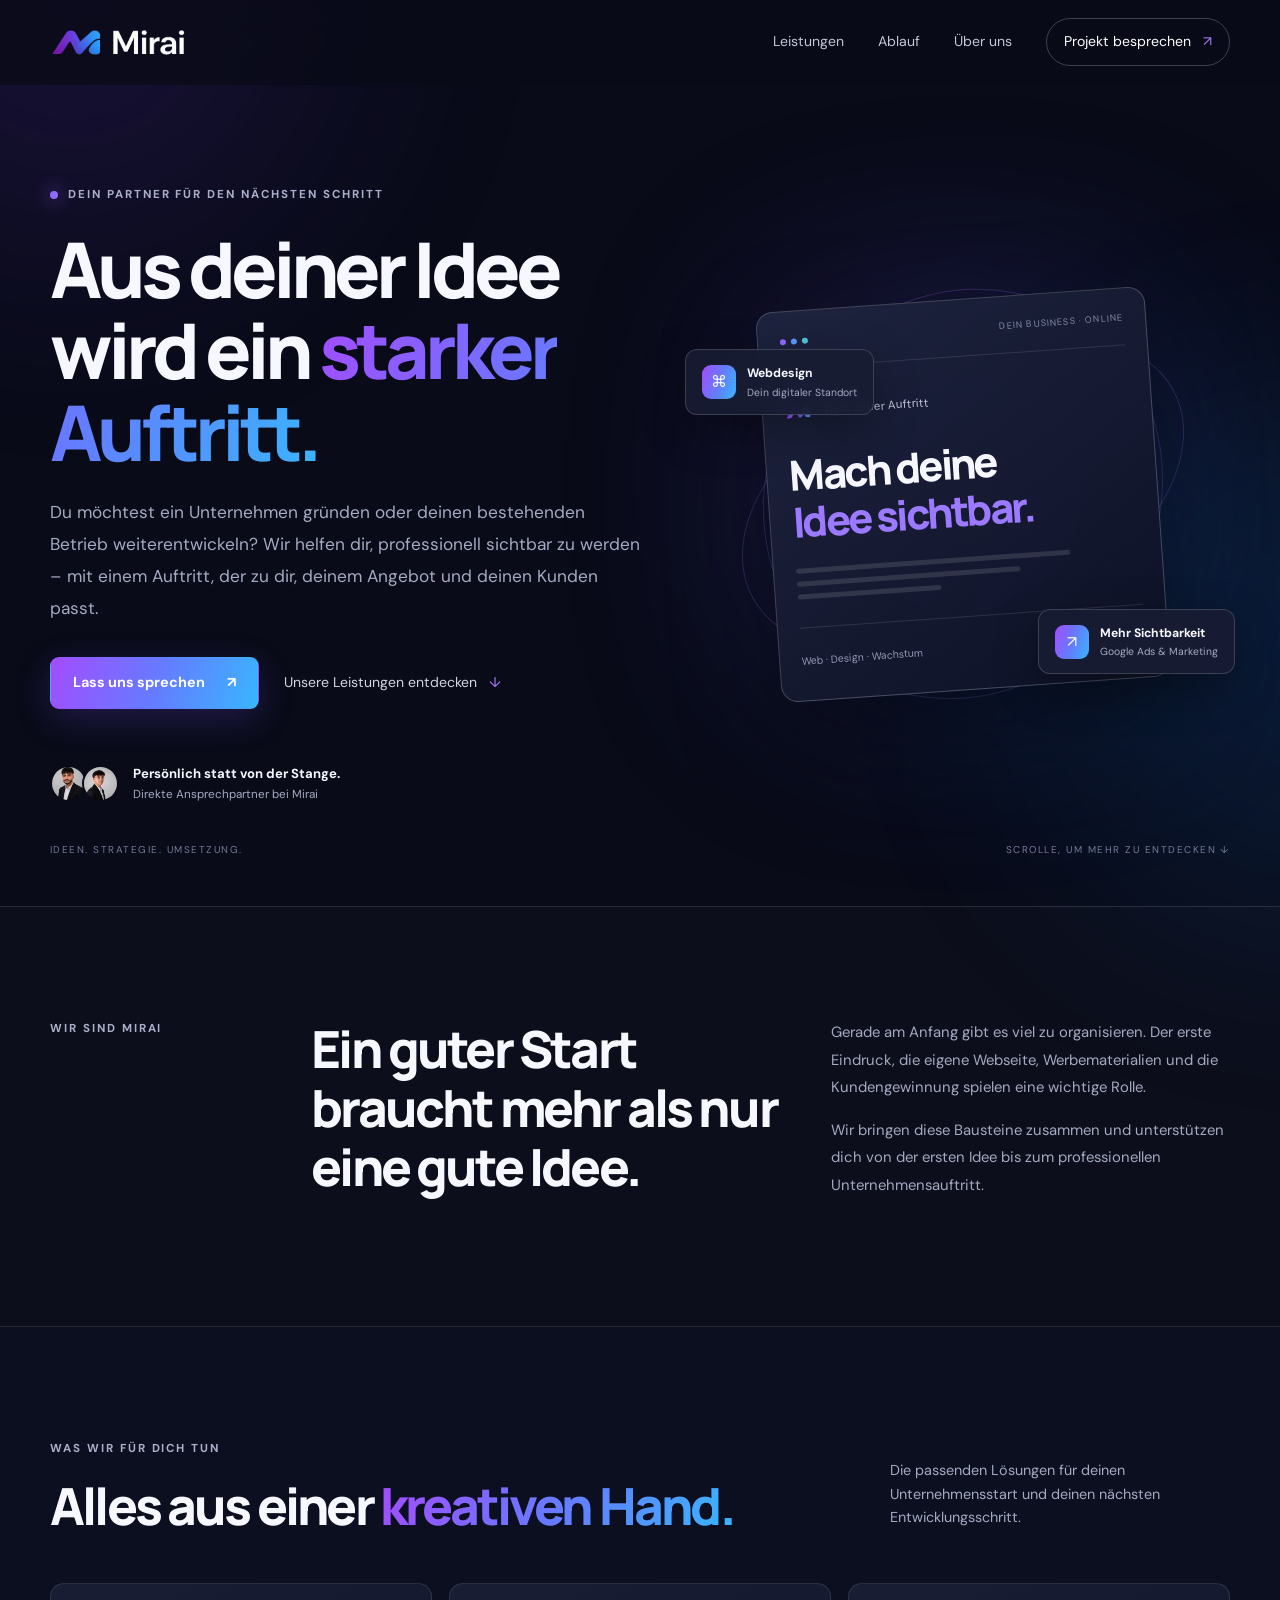
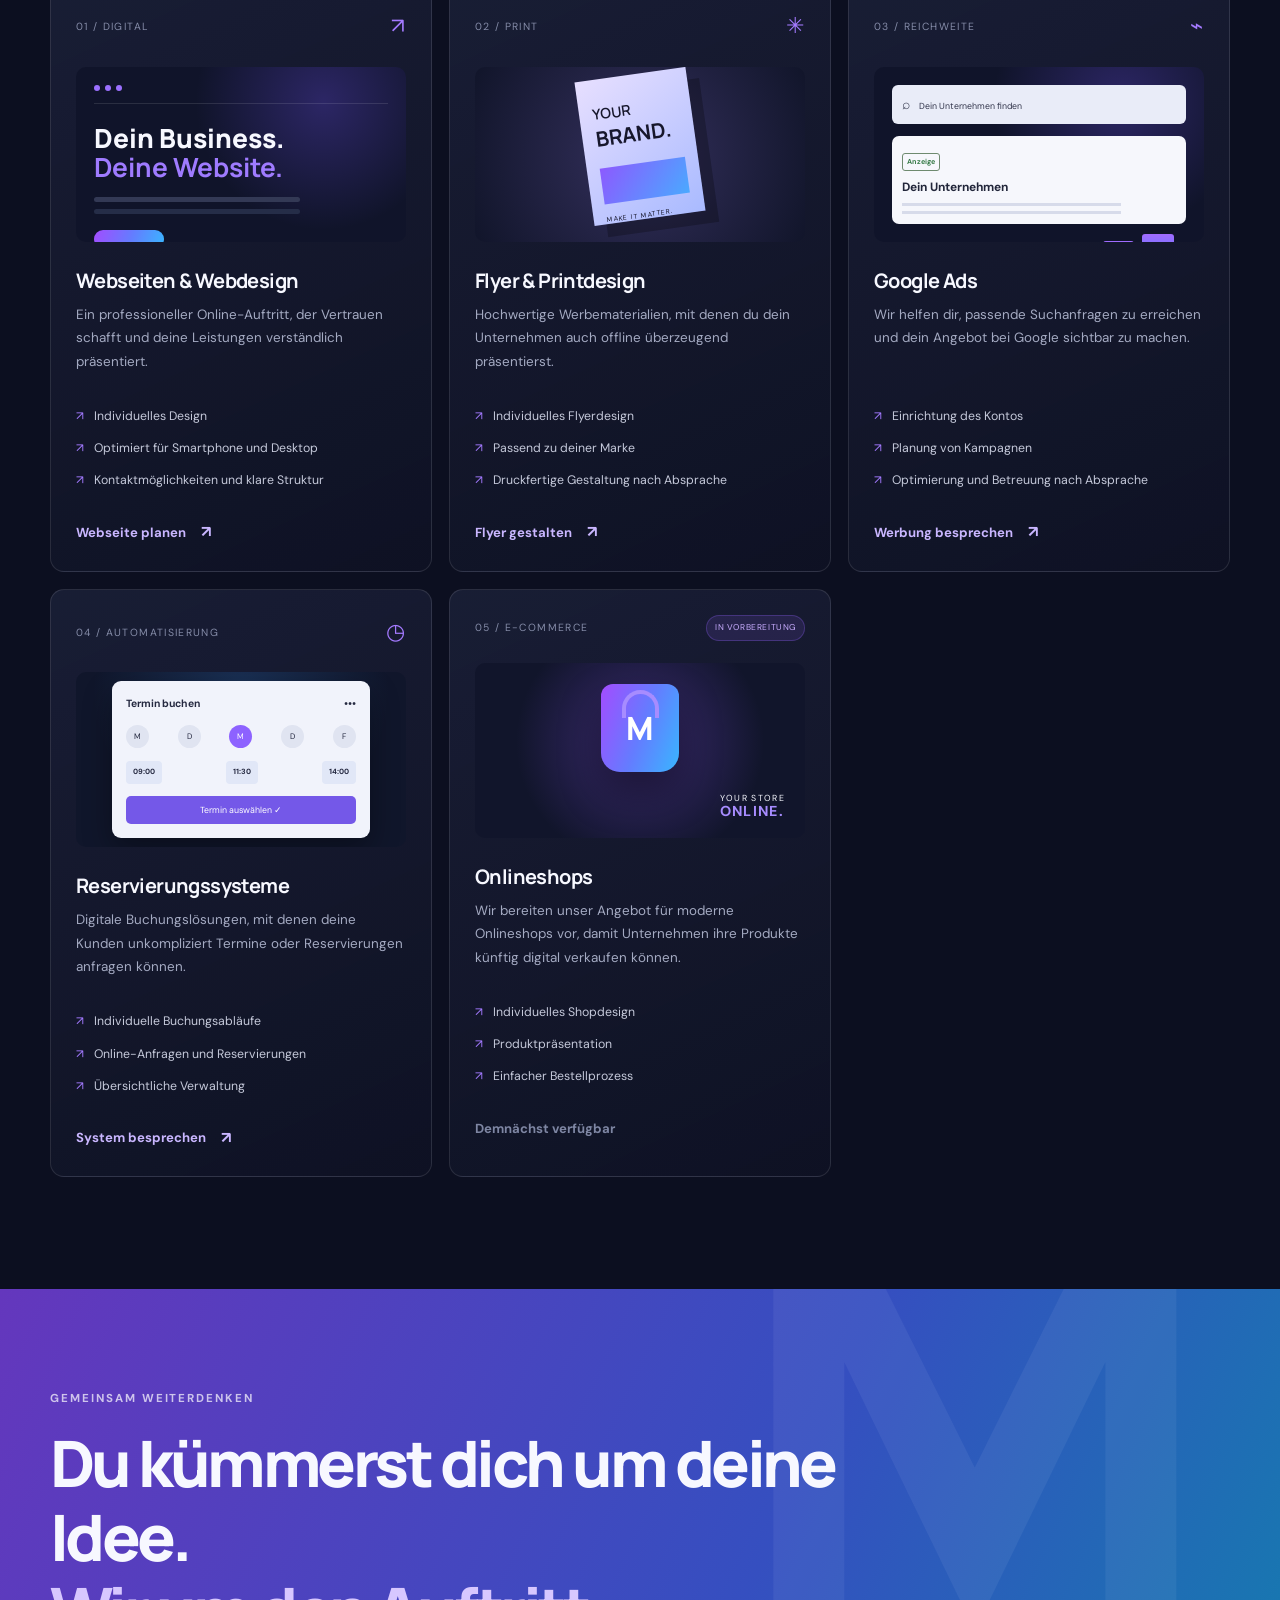
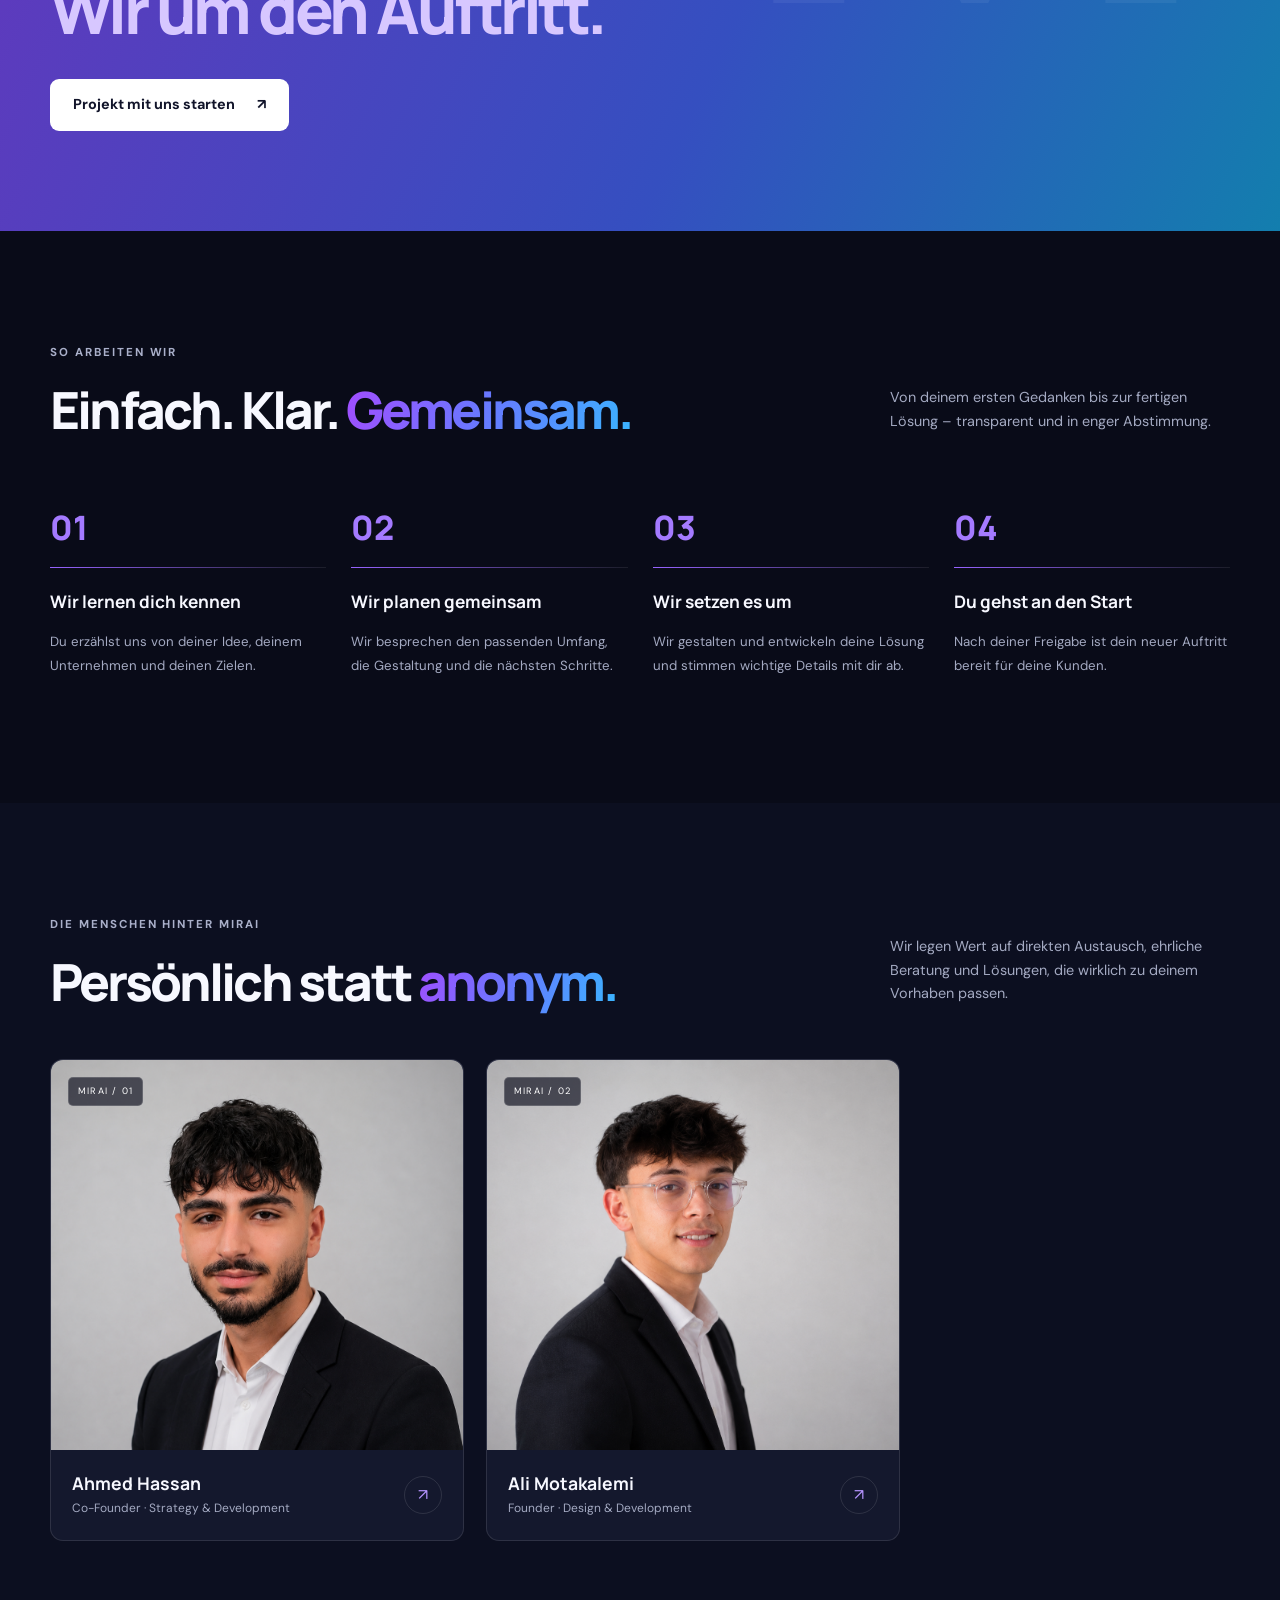
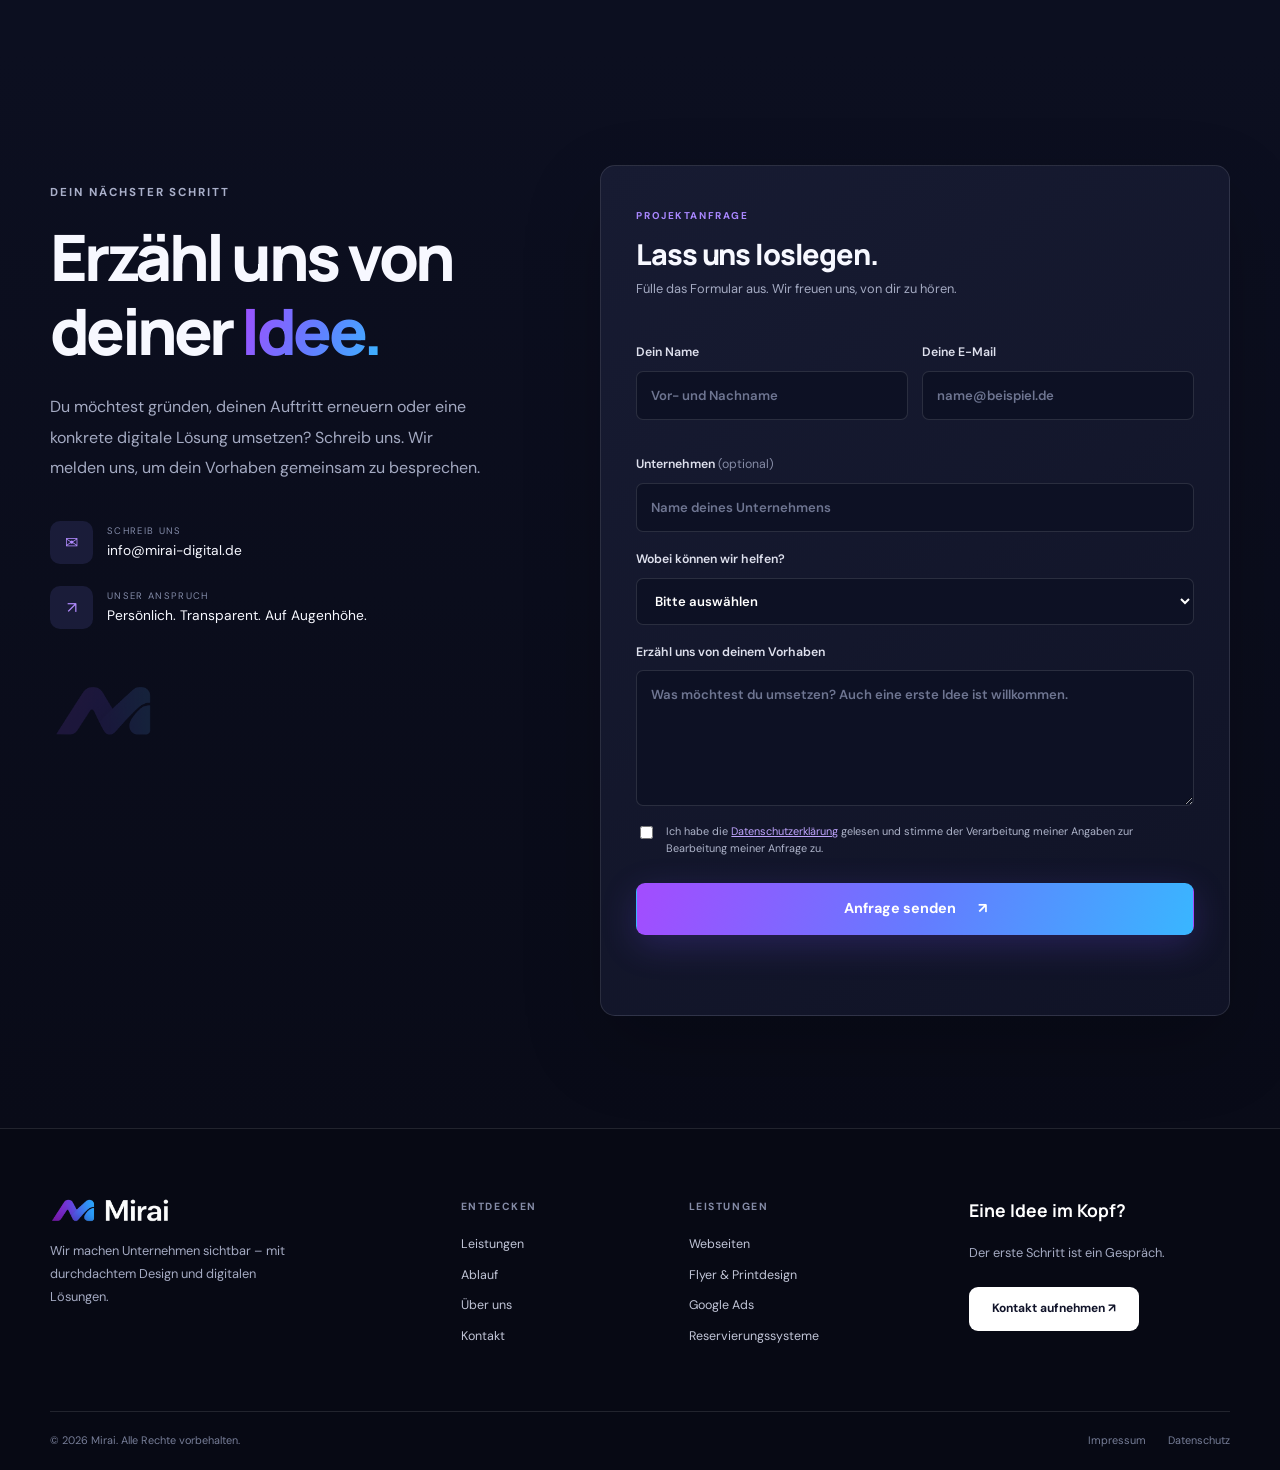
<file: mirai/index.html>
<!DOCTYPE html>
<html lang="de">
<head>
  <meta charset="UTF-8">
  <meta name="viewport" content="width=device-width, initial-scale=1.0">
  <meta name="theme-color" content="#090b18">
  <meta name="description" content="Mirai unterstützt Gründer und Unternehmen mit Webseiten, Flyern, Google Ads und digitalen Reservierungssystemen.">
  <title>Mirai — Dein Unternehmen. Dein Auftritt. Deine Zukunft.</title>

  <link rel="preconnect" href="https://fonts.googleapis.com">
  <link rel="preconnect" href="https://fonts.gstatic.com" crossorigin>
  <link href="https://fonts.googleapis.com/css2?family=DM+Sans:wght@400;500;600;700&family=Manrope:wght@400;500;600;700;800&display=swap" rel="stylesheet">
  <link rel="icon" href="minilogo.png" type="image/png">
  <link rel="stylesheet" href="styles.css">
</head>
<body>
  <div class="ambient ambient-one" aria-hidden="true"></div>
  <div class="ambient ambient-two" aria-hidden="true"></div>

  <header class="header" id="top">
    <div class="container nav">
      <a class="brand" href="#top" aria-label="Mirai Startseite">
        <img src="miraiweis.png" alt="Mirai">
      </a>

      <button class="menu-toggle" type="button" aria-label="Menü öffnen" aria-expanded="false" aria-controls="main-nav">
        <span></span><span></span>
      </button>

      <nav class="main-nav" id="main-nav" aria-label="Hauptnavigation">
        <a href="#leistungen">Leistungen</a>
        <a href="#ablauf">Ablauf</a>
        <a href="#team">Über uns</a>
        <a href="#kontakt" class="nav-contact">Projekt besprechen <span>↗</span></a>
      </nav>
    </div>
  </header>

  <main>
    <section class="hero section">
      <div class="container hero-layout">
        <div class="hero-copy reveal">
          <div class="overline"><span class="pulse"></span> DEIN PARTNER FÜR DEN NÄCHSTEN SCHRITT</div>
          <h1>Aus deiner Idee wird ein <span class="gradient-text">starker Auftritt.</span></h1>
          <p class="hero-text">
            Du möchtest ein Unternehmen gründen oder deinen bestehenden Betrieb weiterentwickeln?
            Wir helfen dir, professionell sichtbar zu werden – mit einem Auftritt, der zu dir,
            deinem Angebot und deinen Kunden passt.
          </p>
          <div class="hero-actions">
            <a class="btn btn-primary" href="#kontakt">Lass uns sprechen <span>↗</span></a>
            <a class="text-link" href="#leistungen">Unsere Leistungen entdecken <span>↓</span></a>
          </div>
          <div class="hero-proof">
            <div class="proof-avatars">
              <img src="Ahmedcontact.png" alt="">
              <img src="AliContact.png" alt="">
            </div>
            <div><strong>Persönlich statt von der Stange.</strong><small>Direkte Ansprechpartner bei Mirai</small></div>
          </div>
        </div>

        <div class="hero-art reveal" aria-label="Digitale Markenpräsentation">
          <div class="art-glow"></div>
          <div class="art-orbit orbit-a"></div>
          <div class="art-orbit orbit-b"></div>
          <div class="dashboard-card">
            <div class="dashboard-top"><span class="window-dots"><i></i><i></i><i></i></span><span>DEIN BUSINESS · ONLINE</span></div>
            <div class="dashboard-brand"><img src="minilogo.png" alt="Mirai Symbol"><span>Dein neuer Auftritt</span></div>
            <div class="dashboard-title">Mach deine<br><em>Idee sichtbar.</em></div>
            <div class="dashboard-lines"><i></i><i></i><i></i></div>
            <div class="dashboard-bottom"><span>Web · Design · Wachstum</span><b>↗</b></div>
          </div>
          <div class="float-card float-web"><span class="float-icon">⌘</span><span><b>Webdesign</b><small>Dein digitaler Standort</small></span></div>
          <div class="float-card float-ads"><span class="float-icon">↗</span><span><b>Mehr Sichtbarkeit</b><small>Google Ads &amp; Marketing</small></span></div>
        </div>
      </div>
      <div class="container hero-bottom"><span>IDEEN. STRATEGIE. UMSETZUNG.</span><span class="scroll-note">SCROLLE, UM MEHR ZU ENTDECKEN ↓</span></div>
    </section>

    <section class="intro section">
      <div class="container intro-grid reveal">
        <p class="section-kicker">WIR SIND MIRAI</p>
        <h2>Ein guter Start braucht mehr als nur eine gute Idee.</h2>
        <div class="intro-copy">
          <p>Gerade am Anfang gibt es viel zu organisieren. Der erste Eindruck, die eigene Webseite, Werbematerialien und die Kundengewinnung spielen eine wichtige Rolle.</p>
          <p>Wir bringen diese Bausteine zusammen und unterstützen dich von der ersten Idee bis zum professionellen Unternehmensauftritt.</p>
        </div>
      </div>
    </section>

    <section class="services section" id="leistungen">
      <div class="container">
        <div class="section-head reveal">
          <div><p class="section-kicker">WAS WIR FÜR DICH TUN</p><h2>Alles aus einer <span class="gradient-text">kreativen Hand.</span></h2></div>
          <p>Die passenden Lösungen für deinen Unternehmensstart und deinen nächsten Entwicklungsschritt.</p>
        </div>

        <div class="service-grid">
          <article class="service-card service-feature reveal">
            <div class="service-top"><span class="service-index">01 / DIGITAL</span><span class="service-symbol">↗</span></div>
            <div class="service-visual visual-browser"><div class="visual-bar"><i></i><i></i><i></i></div><div class="visual-web-title">Dein Business.<br><b>Deine Website.</b></div><div class="visual-web-lines"></div><div class="visual-web-pill"></div></div>
            <h3>Webseiten &amp; Webdesign</h3>
            <p>Ein professioneller Online-Auftritt, der Vertrauen schafft und deine Leistungen verständlich präsentiert.</p>
            <ul><li>Individuelles Design</li><li>Optimiert für Smartphone und Desktop</li><li>Kontaktmöglichkeiten und klare Struktur</li></ul>
            <a href="#kontakt" class="card-link">Webseite planen <span>↗</span></a>
          </article>

          <article class="service-card reveal">
            <div class="service-top"><span class="service-index">02 / PRINT</span><span class="service-symbol">✳</span></div>
            <div class="service-visual visual-flyer"><div class="flyer-sheet"><span>YOUR<br><b>BRAND.</b></span><i></i><small>MAKE IT MATTER.</small></div><div class="flyer-shadow"></div></div>
            <h3>Flyer &amp; Printdesign</h3>
            <p>Hochwertige Werbematerialien, mit denen du dein Unternehmen auch offline überzeugend präsentierst.</p>
            <ul><li>Individuelles Flyerdesign</li><li>Passend zu deiner Marke</li><li>Druckfertige Gestaltung nach Absprache</li></ul>
            <a href="#kontakt" class="card-link">Flyer gestalten <span>↗</span></a>
          </article>

          <article class="service-card reveal">
            <div class="service-top"><span class="service-index">03 / REICHWEITE</span><span class="service-symbol">⌁</span></div>
            <div class="service-visual visual-ads"><div class="ads-search"><span>⌕</span> Dein Unternehmen finden</div><div class="ads-result"><b>Anzeige</b><strong>Dein Unternehmen</strong><i></i><i></i></div><div class="ads-chart"><span></span><span></span><span></span><span></span><span></span><span></span><span></span></div></div>
            <h3>Google Ads</h3>
            <p>Wir helfen dir, passende Suchanfragen zu erreichen und dein Angebot bei Google sichtbar zu machen.</p>
            <ul><li>Einrichtung des Kontos</li><li>Planung von Kampagnen</li><li>Optimierung und Betreuung nach Absprache</li></ul>
            <a href="#kontakt" class="card-link">Werbung besprechen <span>↗</span></a>
          </article>

          <article class="service-card reveal">
            <div class="service-top"><span class="service-index">04 / AUTOMATISIERUNG</span><span class="service-symbol">◷</span></div>
            <div class="service-visual visual-booking"><div class="booking-window"><div class="booking-head">Termin buchen <span>•••</span></div><div class="booking-days"><i>M</i><i>D</i><i>M</i><i>D</i><i>F</i></div><div class="booking-times"><b>09:00</b><b>11:30</b><b>14:00</b></div><div class="booking-confirm">Termin auswählen ✓</div></div></div>
            <h3>Reservierungssysteme</h3>
            <p>Digitale Buchungslösungen, mit denen deine Kunden unkompliziert Termine oder Reservierungen anfragen können.</p>
            <ul><li>Individuelle Buchungsabläufe</li><li>Online-Anfragen und Reservierungen</li><li>Übersichtliche Verwaltung</li></ul>
            <a href="#kontakt" class="card-link">System besprechen <span>↗</span></a>
          </article>

          <article class="service-card service-coming reveal">
            <div class="service-top"><span class="service-index">05 / E-COMMERCE</span><span class="soon-tag">IN VORBEREITUNG</span></div>
            <div class="service-visual visual-shop"><div class="shop-bag">M</div><div class="shop-orbit"></div><div class="shop-caption">YOUR STORE<br><b>ONLINE.</b></div></div>
            <h3>Onlineshops</h3>
            <p>Wir bereiten unser Angebot für moderne Onlineshops vor, damit Unternehmen ihre Produkte künftig digital verkaufen können.</p>
            <ul><li>Individuelles Shopdesign</li><li>Produktpräsentation</li><li>Einfacher Bestellprozess</li></ul>
            <span class="card-link muted-link">Demnächst verfügbar</span>
          </article>
        </div>
      </div>
    </section>

    <section class="statement section">
      <div class="container statement-inner reveal">
        <p class="section-kicker">GEMEINSAM WEITERDENKEN</p>
        <h2>Du kümmerst dich um deine Idee.<br><span class="gradient-text">Wir um den Auftritt.</span></h2>
        <a class="btn btn-light" href="#kontakt">Projekt mit uns starten <span>↗</span></a>
      </div>
    </section>

    <section class="process section" id="ablauf">
      <div class="container">
        <div class="section-head reveal">
          <div><p class="section-kicker">SO ARBEITEN WIR</p><h2>Einfach. Klar. <span class="gradient-text">Gemeinsam.</span></h2></div>
          <p>Von deinem ersten Gedanken bis zur fertigen Lösung – transparent und in enger Abstimmung.</p>
        </div>
        <div class="process-grid">
          <article class="process-step reveal"><span>01</span><div class="step-line"></div><h3>Wir lernen dich kennen</h3><p>Du erzählst uns von deiner Idee, deinem Unternehmen und deinen Zielen.</p></article>
          <article class="process-step reveal"><span>02</span><div class="step-line"></div><h3>Wir planen gemeinsam</h3><p>Wir besprechen den passenden Umfang, die Gestaltung und die nächsten Schritte.</p></article>
          <article class="process-step reveal"><span>03</span><div class="step-line"></div><h3>Wir setzen es um</h3><p>Wir gestalten und entwickeln deine Lösung und stimmen wichtige Details mit dir ab.</p></article>
          <article class="process-step reveal"><span>04</span><div class="step-line"></div><h3>Du gehst an den Start</h3><p>Nach deiner Freigabe ist dein neuer Auftritt bereit für deine Kunden.</p></article>
        </div>
      </div>
    </section>

    <section class="team section" id="team">
      <div class="container">
        <div class="section-head reveal">
          <div><p class="section-kicker">DIE MENSCHEN HINTER MIRAI</p><h2>Persönlich statt <span class="gradient-text">anonym.</span></h2></div>
          <p>Wir legen Wert auf direkten Austausch, ehrliche Beratung und Lösungen, die wirklich zu deinem Vorhaben passen.</p>
        </div>
        <div class="team-grid">
          <article class="team-card reveal">
            <div class="team-photo"><img src="Ahmedcontact.png" alt="Ahmed – Mirai Team" loading="lazy"><span class="photo-number">MIRAI / 01</span></div>
            <div class="team-details"><div><h3>Ahmed Hassan</h3><p>Co-Founder · Strategy &amp; Development</p></div><a href="#kontakt" aria-label="Ahmed kontaktieren">↗</a></div>
          </article>
          <article class="team-card reveal">
            <div class="team-photo"><img src="AliContact.png" alt="Ali – Mirai Team" loading="lazy"><span class="photo-number">MIRAI / 02</span></div>
            <div class="team-details"><div><h3>Ali Motakalemi</h3><p>Founder · Design &amp; Development</p></div><a href="#kontakt" aria-label="Ali kontaktieren">↗</a></div>
          </article>
        </div>
      </div>
    </section>

    <section class="contact section" id="kontakt">
      <div class="container contact-layout">
        <div class="contact-copy reveal">
          <p class="section-kicker">DEIN NÄCHSTER SCHRITT</p>
          <h2>Erzähl uns von deiner <span class="gradient-text">Idee.</span></h2>
          <p>Du möchtest gründen, deinen Auftritt erneuern oder eine konkrete digitale Lösung umsetzen? Schreib uns. Wir melden uns, um dein Vorhaben gemeinsam zu besprechen.</p>
          <div class="contact-detail"><span class="detail-icon">✉</span><div><small>SCHREIB UNS</small><a href="mailto:info@mirai-digital.de">info@mirai-digital.de</a></div></div>
          <div class="contact-detail"><span class="detail-icon">↗</span><div><small>UNSER ANSPRUCH</small><span>Persönlich. Transparent. Auf Augenhöhe.</span></div></div>
          <div class="contact-mark"><img src="minilogo.png" alt=""></div>
        </div>

        <!-- Netlify-Formular: Anfragen werden von Netlify entgegengenommen -->
        <form
          class="contact-form reveal"
          id="contactForm"
          name="projektanfrage"
          method="POST"
          data-netlify="true"
          netlify-honeypot="bot-field"
        >
          <input type="hidden" name="form-name" value="projektanfrage">

          <p hidden>
            <label>Nicht ausfüllen:
              <input name="bot-field">
            </label>
          </p>

          <div class="form-heading"><span>PROJEKTANFRAGE</span><h3>Lass uns loslegen.</h3><p>Fülle das Formular aus. Wir freuen uns, von dir zu hören.</p></div>

          <div class="form-row">
            <label for="name">Dein Name
              <input id="name" type="text" name="name" placeholder="Vor- und Nachname" autocomplete="name" required>
            </label>
            <label for="email">Deine E-Mail
              <input id="email" type="email" name="email" placeholder="name@beispiel.de" autocomplete="email" required>
            </label>
          </div>

          <label for="company">Unternehmen <span class="optional">(optional)</span>
            <input id="company" type="text" name="company" placeholder="Name deines Unternehmens" autocomplete="organization">
          </label>

          <label for="project">Wobei können wir helfen?
            <select id="project" name="project" required>
              <option value="" selected disabled>Bitte auswählen</option>
              <option value="website">Webseite / Webdesign</option>
              <option value="flyer">Flyer &amp; Printdesign</option>
              <option value="google-ads">Google Ads</option>
              <option value="reservierungssystem">Online-Reservierungssystem</option>
              <option value="onlineshop">Onlineshop</option>
              <option value="sonstiges">Beratung / Sonstiges</option>
            </select>
          </label>

          <label for="message">Erzähl uns von deinem Vorhaben
            <textarea id="message" name="message" rows="5" placeholder="Was möchtest du umsetzen? Auch eine erste Idee ist willkommen." required></textarea>
          </label>

          <label class="privacy-check">
            <input type="checkbox" name="privacy" required>
            <span>Ich habe die <a href="Datenschutz.html" target="_blank" rel="noopener">Datenschutzerklärung</a> gelesen und stimme der Verarbeitung meiner Angaben zur Bearbeitung meiner Anfrage zu.</span>
          </label>

          <button class="btn btn-primary submit-btn" type="submit">Anfrage senden <span>↗</span></button>
          <p class="form-status" aria-live="polite"></p>
        </form>
      </div>
    </section>
  </main>

  <footer class="footer">
    <div class="container footer-main">
      <div class="footer-brand"><a href="#top"><img src="miraiweis.png" alt="Mirai"></a><p>Wir machen Unternehmen sichtbar – mit durchdachtem Design und digitalen Lösungen.</p></div>
      <div class="footer-col"><h4>ENTDECKEN</h4><a href="#leistungen">Leistungen</a><a href="#ablauf">Ablauf</a><a href="#team">Über uns</a><a href="#kontakt">Kontakt</a></div>
      <div class="footer-col"><h4>LEISTUNGEN</h4><a href="#leistungen">Webseiten</a><a href="#leistungen">Flyer &amp; Printdesign</a><a href="#leistungen">Google Ads</a><a href="#leistungen">Reservierungssysteme</a></div>
      <div class="footer-cta"><h4>Eine Idee im Kopf?</h4><p>Der erste Schritt ist ein Gespräch.</p><a class="btn btn-light" href="#kontakt">Kontakt aufnehmen ↗</a></div>
    </div>
    <div class="container footer-bottom"><span>© <span id="year"></span> Mirai. Alle Rechte vorbehalten.</span><div><a href="impressum.html">Impressum</a><a href="Datenschutz.html">Datenschutz</a></div></div>
  </footer>

  <script src="script.js" defer></script>
</body>
</html>
</file>
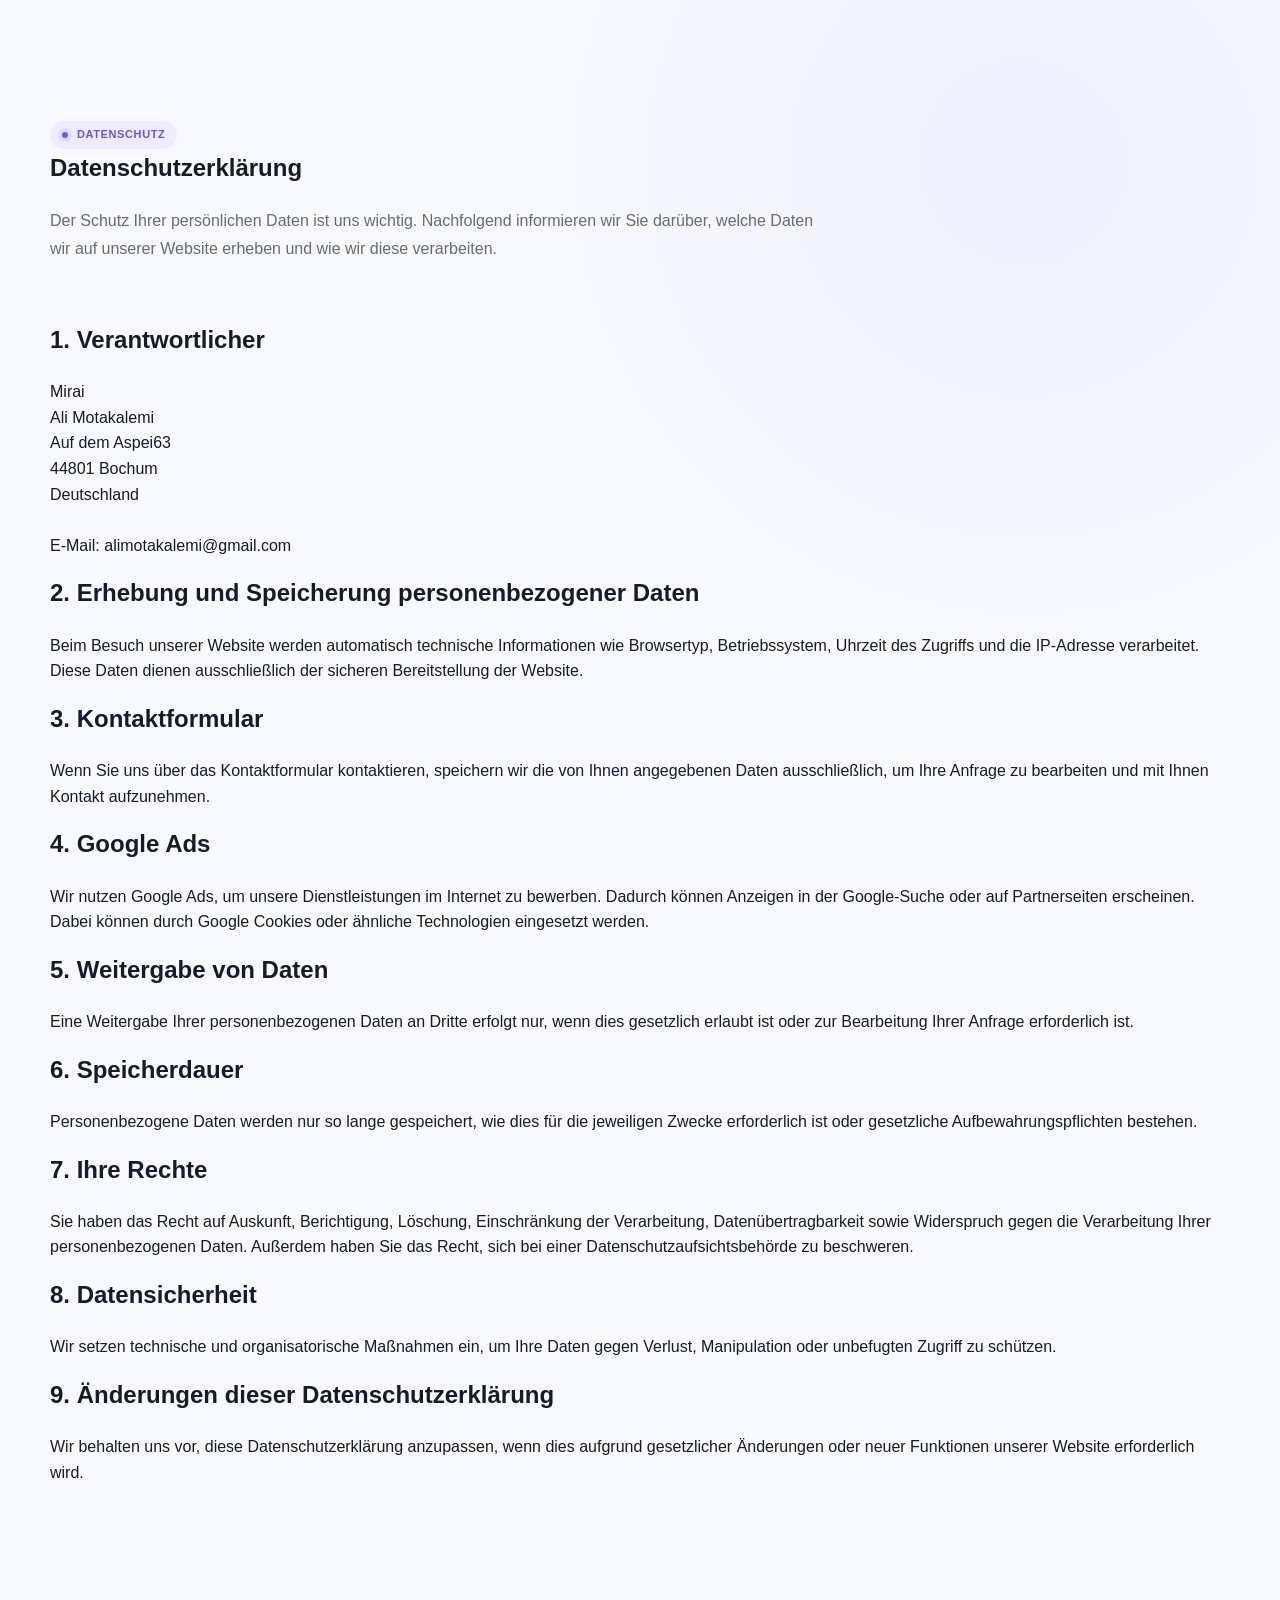
<file: Datenschutz.html>
<!DOCTYPE html>
<html lang="de">
<head>
    <meta charset="UTF-8">
    <meta name="viewport" content="width=device-width, initial-scale=1.0">
    <title>Datenschutzerklärung | Mirai</title>
    <link rel="stylesheet" href="styles.css">
</head>

<body>

<section class="section">
    <div class="container">

        <div class="section-heading">
            <div class="eyebrow">
                <span></span>
                DATENSCHUTZ
            </div>

            <h1>Datenschutzerklärung</h1>

            <p>
                Der Schutz Ihrer persönlichen Daten ist uns wichtig.
                Nachfolgend informieren wir Sie darüber, welche Daten wir
                auf unserer Website erheben und wie wir diese verarbeiten.
            </p>
        </div>

        <div class="legal-content">

            <h2>1. Verantwortlicher</h2>

            <p>
                Mirai<br>
                Ali Motakalemi<br>
                Auf dem Aspei63<br>
                44801 Bochum<br>
                Deutschland<br><br>

                E-Mail: alimotakalemi@gmail.com
            </p>

            <h2>2. Erhebung und Speicherung personenbezogener Daten</h2>

            <p>
                Beim Besuch unserer Website werden automatisch technische
                Informationen wie Browsertyp, Betriebssystem, Uhrzeit des
                Zugriffs und die IP-Adresse verarbeitet. Diese Daten dienen
                ausschließlich der sicheren Bereitstellung der Website.
            </p>

            <h2>3. Kontaktformular</h2>

            <p>
                Wenn Sie uns über das Kontaktformular kontaktieren,
                speichern wir die von Ihnen angegebenen Daten ausschließlich,
                um Ihre Anfrage zu bearbeiten und mit Ihnen Kontakt
                aufzunehmen.
            </p>

            <h2>4. Google Ads</h2>

            <p>
                Wir nutzen Google Ads, um unsere Dienstleistungen im Internet
                zu bewerben. Dadurch können Anzeigen in der Google-Suche oder
                auf Partnerseiten erscheinen. Dabei können durch Google
                Cookies oder ähnliche Technologien eingesetzt werden.
            </p>

            <h2>5. Weitergabe von Daten</h2>

            <p>
                Eine Weitergabe Ihrer personenbezogenen Daten an Dritte
                erfolgt nur, wenn dies gesetzlich erlaubt ist oder zur
                Bearbeitung Ihrer Anfrage erforderlich ist.
            </p>

            <h2>6. Speicherdauer</h2>

            <p>
                Personenbezogene Daten werden nur so lange gespeichert,
                wie dies für die jeweiligen Zwecke erforderlich ist oder
                gesetzliche Aufbewahrungspflichten bestehen.
            </p>

            <h2>7. Ihre Rechte</h2>

            <p>
                Sie haben das Recht auf Auskunft, Berichtigung, Löschung,
                Einschränkung der Verarbeitung, Datenübertragbarkeit sowie
                Widerspruch gegen die Verarbeitung Ihrer personenbezogenen
                Daten. Außerdem haben Sie das Recht, sich bei einer
                Datenschutzaufsichtsbehörde zu beschweren.
            </p>

            <h2>8. Datensicherheit</h2>

            <p>
                Wir setzen technische und organisatorische Maßnahmen ein,
                um Ihre Daten gegen Verlust, Manipulation oder unbefugten
                Zugriff zu schützen.
            </p>

            <h2>9. Änderungen dieser Datenschutzerklärung</h2>

            <p>
                Wir behalten uns vor, diese Datenschutzerklärung anzupassen,
                wenn dies aufgrund gesetzlicher Änderungen oder neuer
                Funktionen unserer Website erforderlich wird.
            </p>

        </div>

    </div>
</section>

</body>
</html>
</file>
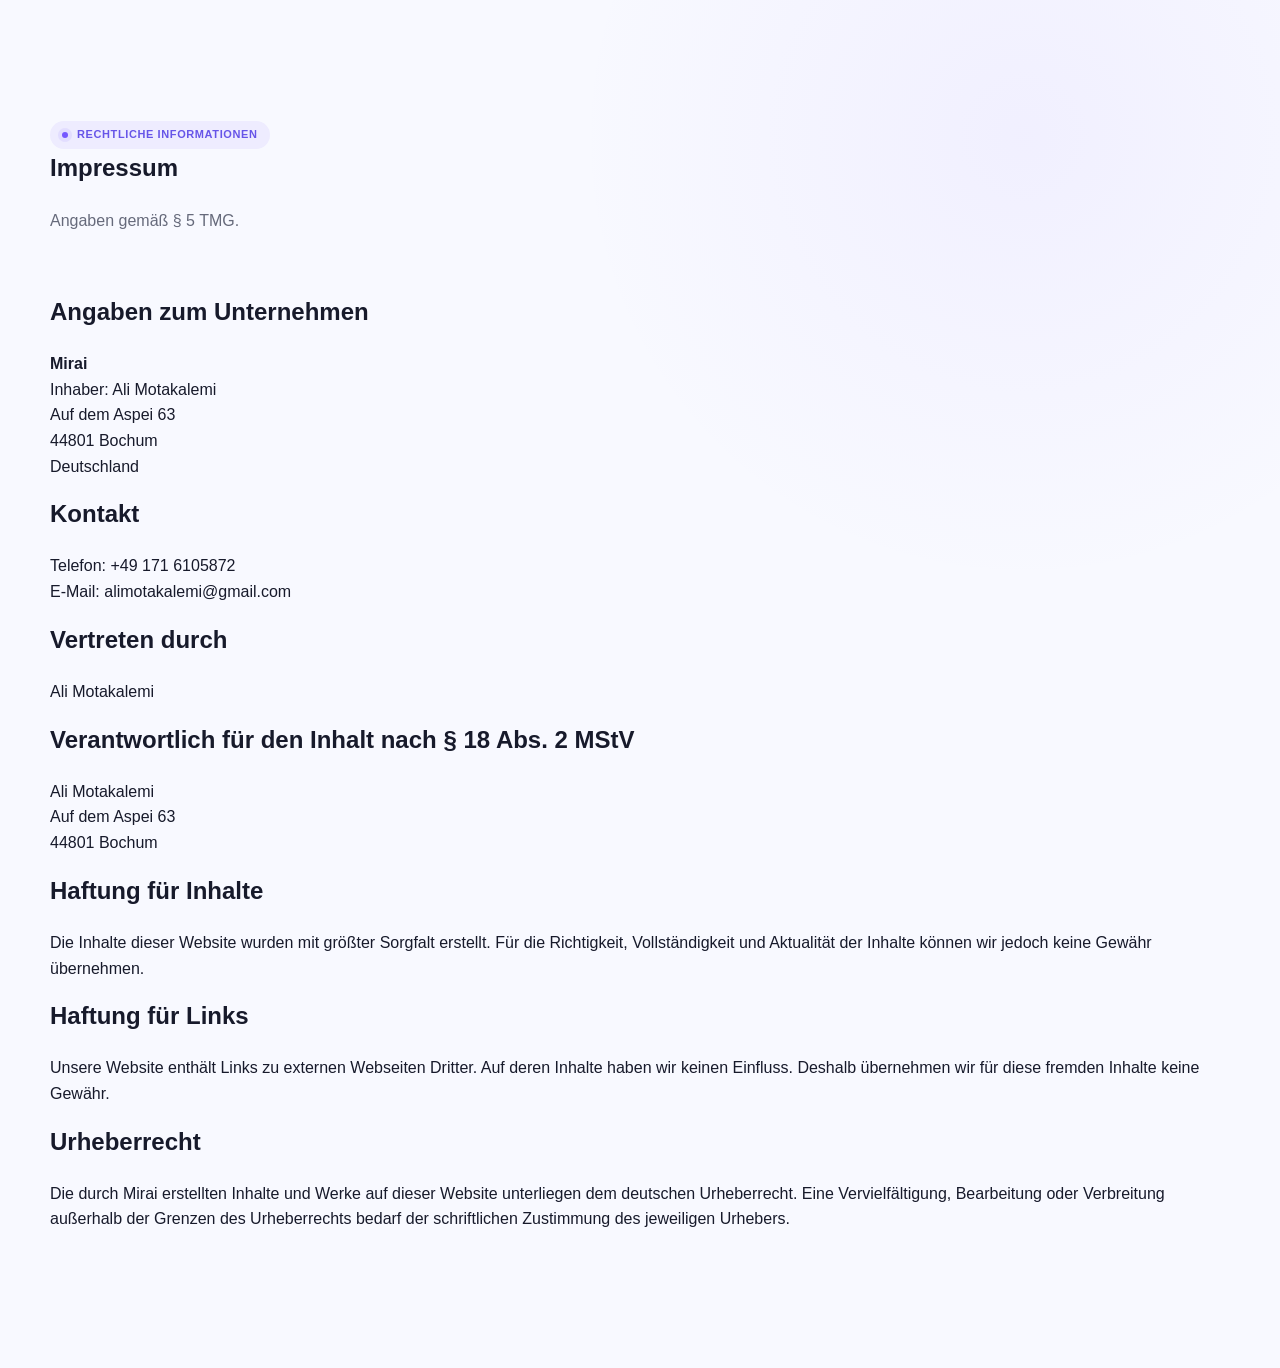
<file: impressum.html>
<!DOCTYPE html>
<html lang="de">
<head>
    <meta charset="UTF-8">
    <meta name="viewport" content="width=device-width, initial-scale=1.0">
    <title>Impressum | Mirai</title>
    <link rel="stylesheet" href="styles.css">
</head>

<body>

<section class="section">
    <div class="container">

        <div class="section-heading">
            <div class="eyebrow">
                <span></span>
                RECHTLICHE INFORMATIONEN
            </div>

            <h1>Impressum</h1>

            <p>
                Angaben gemäß § 5 TMG.
            </p>
        </div>

        <div class="legal-content">

            <h2>Angaben zum Unternehmen</h2>

            <p>
                <strong>Mirai</strong><br>
                Inhaber: Ali Motakalemi<br>
                Auf dem Aspei 63<br>
                44801 Bochum<br>
                Deutschland
            </p>

            <h2>Kontakt</h2>

            <p>
                Telefon: +49 171 6105872<br>
                E-Mail: alimotakalemi@gmail.com
            </p>

            <h2>Vertreten durch</h2>

            <p>
                Ali Motakalemi
            </p>

            <h2>Verantwortlich für den Inhalt nach § 18 Abs. 2 MStV</h2>

            <p>
                Ali Motakalemi<br>
                Auf dem Aspei 63<br>
                44801 Bochum
            </p>

            <h2>Haftung für Inhalte</h2>

            <p>
                Die Inhalte dieser Website wurden mit größter Sorgfalt erstellt.
                Für die Richtigkeit, Vollständigkeit und Aktualität der Inhalte
                können wir jedoch keine Gewähr übernehmen.
            </p>

            <h2>Haftung für Links</h2>

            <p>
                Unsere Website enthält Links zu externen Webseiten Dritter.
                Auf deren Inhalte haben wir keinen Einfluss. Deshalb übernehmen
                wir für diese fremden Inhalte keine Gewähr.
            </p>

            <h2>Urheberrecht</h2>

            <p>
                Die durch Mirai erstellten Inhalte und Werke auf dieser Website
                unterliegen dem deutschen Urheberrecht. Eine Vervielfältigung,
                Bearbeitung oder Verbreitung außerhalb der Grenzen des
                Urheberrechts bedarf der schriftlichen Zustimmung des jeweiligen
                Urhebers.
            </p>

        </div>

    </div>
</section>

</body>
</html>
</file>
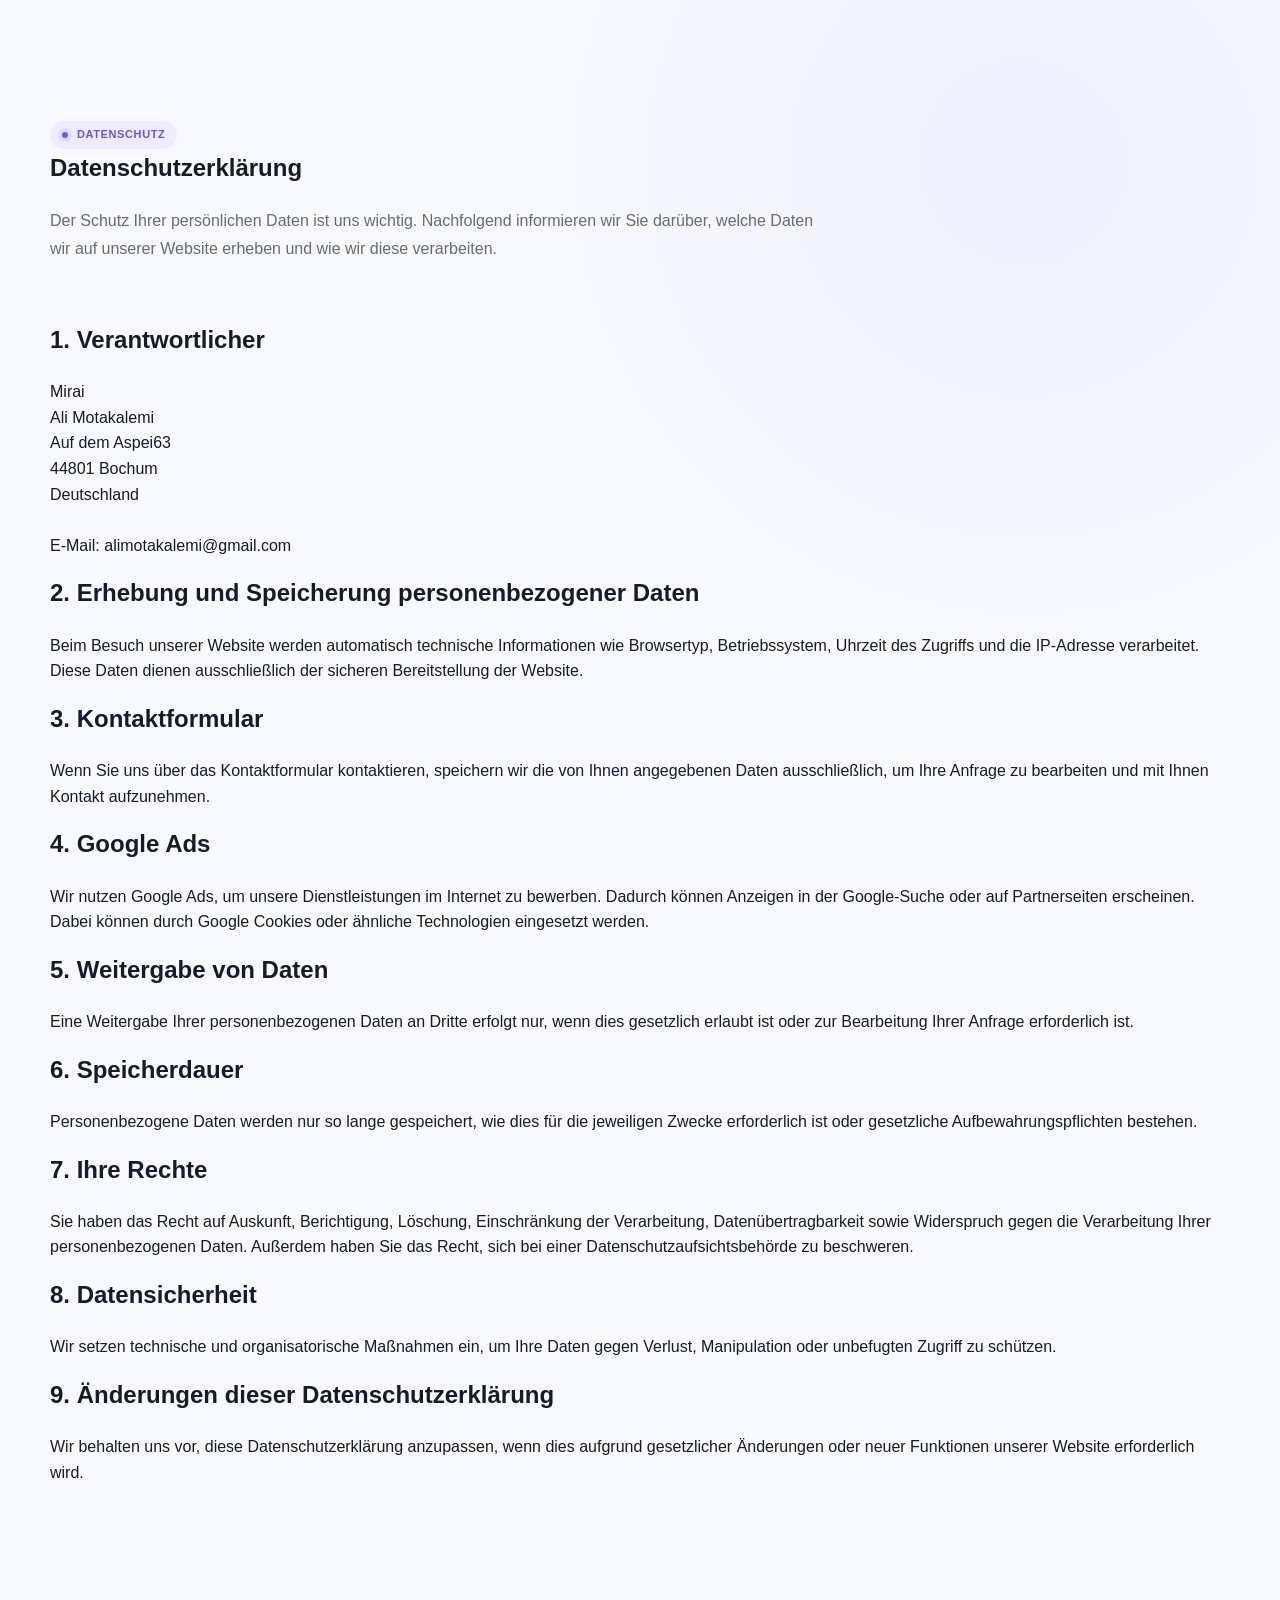
<file: mirai/mirai/Datenschutz.html>
<!DOCTYPE html>
<html lang="de">
<head>
    <meta charset="UTF-8">
    <meta name="viewport" content="width=device-width, initial-scale=1.0">
    <title>Datenschutzerklärung | Mirai</title>
    <link rel="stylesheet" href="styles.css">
    <!-- Google tag (gtag.js) -->
<script async src="https://www.googletagmanager.com/gtag/js?id=AW-18411467641">
</script>
<script>
  window.dataLayer = window.dataLayer || [];
  function gtag(){dataLayer.push(arguments);}
  gtag('js', new Date());

  gtag('config', 'AW-18411467641');
</script>
</head>

<body>

<section class="section">
    <div class="container">

        <div class="section-heading">
            <div class="eyebrow">
                <span></span>
                DATENSCHUTZ
            </div>

            <h1>Datenschutzerklärung</h1>

            <p>
                Der Schutz Ihrer persönlichen Daten ist uns wichtig.
                Nachfolgend informieren wir Sie darüber, welche Daten wir
                auf unserer Website erheben und wie wir diese verarbeiten.
            </p>
        </div>

        <div class="legal-content">

            <h2>1. Verantwortlicher</h2>

            <p>
                Mirai<br>
                Ali Motakalemi<br>
                Auf dem Aspei63<br>
                44801 Bochum<br>
                Deutschland<br><br>

                E-Mail: alimotakalemi@gmail.com
            </p>

            <h2>2. Erhebung und Speicherung personenbezogener Daten</h2>

            <p>
                Beim Besuch unserer Website werden automatisch technische
                Informationen wie Browsertyp, Betriebssystem, Uhrzeit des
                Zugriffs und die IP-Adresse verarbeitet. Diese Daten dienen
                ausschließlich der sicheren Bereitstellung der Website.
            </p>

            <h2>3. Kontaktformular</h2>

            <p>
                Wenn Sie uns über das Kontaktformular kontaktieren,
                speichern wir die von Ihnen angegebenen Daten ausschließlich,
                um Ihre Anfrage zu bearbeiten und mit Ihnen Kontakt
                aufzunehmen.
            </p>

            <h2>4. Google Ads</h2>

            <p>
                Wir nutzen Google Ads, um unsere Dienstleistungen im Internet
                zu bewerben. Dadurch können Anzeigen in der Google-Suche oder
                auf Partnerseiten erscheinen. Dabei können durch Google
                Cookies oder ähnliche Technologien eingesetzt werden.
            </p>

            <h2>5. Weitergabe von Daten</h2>

            <p>
                Eine Weitergabe Ihrer personenbezogenen Daten an Dritte
                erfolgt nur, wenn dies gesetzlich erlaubt ist oder zur
                Bearbeitung Ihrer Anfrage erforderlich ist.
            </p>

            <h2>6. Speicherdauer</h2>

            <p>
                Personenbezogene Daten werden nur so lange gespeichert,
                wie dies für die jeweiligen Zwecke erforderlich ist oder
                gesetzliche Aufbewahrungspflichten bestehen.
            </p>

            <h2>7. Ihre Rechte</h2>

            <p>
                Sie haben das Recht auf Auskunft, Berichtigung, Löschung,
                Einschränkung der Verarbeitung, Datenübertragbarkeit sowie
                Widerspruch gegen die Verarbeitung Ihrer personenbezogenen
                Daten. Außerdem haben Sie das Recht, sich bei einer
                Datenschutzaufsichtsbehörde zu beschweren.
            </p>

            <h2>8. Datensicherheit</h2>

            <p>
                Wir setzen technische und organisatorische Maßnahmen ein,
                um Ihre Daten gegen Verlust, Manipulation oder unbefugten
                Zugriff zu schützen.
            </p>

            <h2>9. Änderungen dieser Datenschutzerklärung</h2>

            <p>
                Wir behalten uns vor, diese Datenschutzerklärung anzupassen,
                wenn dies aufgrund gesetzlicher Änderungen oder neuer
                Funktionen unserer Website erforderlich wird.
            </p>

        </div>

    </div>
</section>

</body>
</html>
</file>
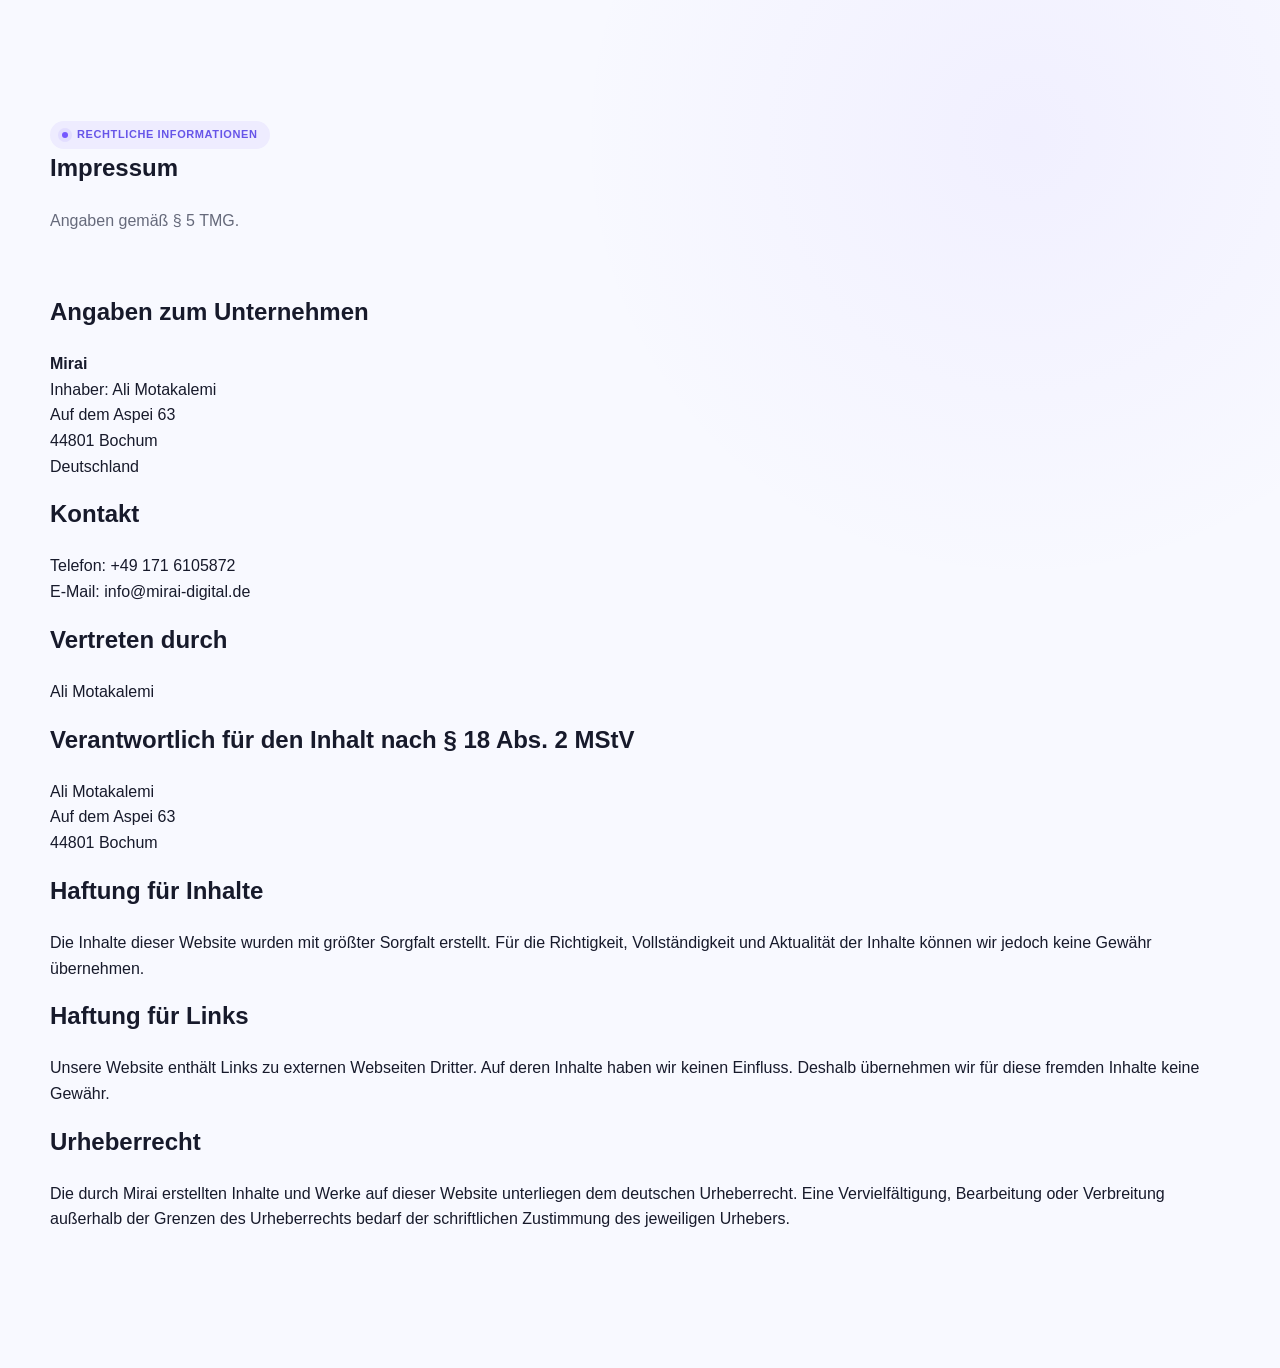
<file: mirai/mirai/impressum.html>
<!DOCTYPE html>
<html lang="de">
<head>
    <meta charset="UTF-8">
    <meta name="viewport" content="width=device-width, initial-scale=1.0">
    <title>Impressum | Mirai</title>
    <link rel="stylesheet" href="styles.css">
    <!-- Google tag (gtag.js) -->
<script async src="https://www.googletagmanager.com/gtag/js?id=AW-18411467641">
</script>
<script>
  window.dataLayer = window.dataLayer || [];
  function gtag(){dataLayer.push(arguments);}
  gtag('js', new Date());

  gtag('config', 'AW-18411467641');
</script>
</head>

<body>

<section class="section">
    <div class="container">

        <div class="section-heading">
            <div class="eyebrow">
                <span></span>
                RECHTLICHE INFORMATIONEN
            </div>

            <h1>Impressum</h1>

            <p>
                Angaben gemäß § 5 TMG.
            </p>
        </div>

        <div class="legal-content">

            <h2>Angaben zum Unternehmen</h2>

            <p>
                <strong>Mirai</strong><br>
                Inhaber: Ali Motakalemi<br>
                Auf dem Aspei 63<br>
                44801 Bochum<br>
                Deutschland
            </p>

            <h2>Kontakt</h2>

            <p>
                Telefon: +49 171 6105872<br>
                E-Mail: info@mirai-digital.de
            </p>

            <h2>Vertreten durch</h2>

            <p>
                Ali Motakalemi
            </p>

            <h2>Verantwortlich für den Inhalt nach § 18 Abs. 2 MStV</h2>

            <p>
                Ali Motakalemi<br>
                Auf dem Aspei 63<br>
                44801 Bochum
            </p>

            <h2>Haftung für Inhalte</h2>

            <p>
                Die Inhalte dieser Website wurden mit größter Sorgfalt erstellt.
                Für die Richtigkeit, Vollständigkeit und Aktualität der Inhalte
                können wir jedoch keine Gewähr übernehmen.
            </p>

            <h2>Haftung für Links</h2>

            <p>
                Unsere Website enthält Links zu externen Webseiten Dritter.
                Auf deren Inhalte haben wir keinen Einfluss. Deshalb übernehmen
                wir für diese fremden Inhalte keine Gewähr.
            </p>

            <h2>Urheberrecht</h2>

            <p>
                Die durch Mirai erstellten Inhalte und Werke auf dieser Website
                unterliegen dem deutschen Urheberrecht. Eine Vervielfältigung,
                Bearbeitung oder Verbreitung außerhalb der Grenzen des
                Urheberrechts bedarf der schriftlichen Zustimmung des jeweiligen
                Urhebers.
            </p>

        </div>

    </div>
</section>

</body>
</html>
</file>
<file: mirai/styles.css>
/* =========================================================
   MIRAI — NEW WEBSITE DESIGN
   Dark navy · violet/blue gradient · editorial typography
   ========================================================= */

:root {
  --bg: #090b18;
  --bg-soft: #101326;
  --panel: #14182d;
  --panel-light: #1b2038;
  --text: #f7f8ff;
  --muted: #a4aac2;
  --line: rgba(255,255,255,.11);
  --purple: #9658ff;
  --blue: #4b9dff;
  --gradient: linear-gradient(110deg,#a34cff 0%,#647cff 52%,#39b6ff 100%);
  --font: "DM Sans", sans-serif;
  --display: "Manrope", sans-serif;
  --max: 1180px;
}

* {
  box-sizing: border-box;
}

html {
  scroll-behavior: smooth;
  scroll-padding-top: 90px;
}

body {
  margin: 0;
  background: var(--bg);
  color: var(--text);
  font-family: var(--font);
  line-height: 1.65;
  overflow-x: hidden;
}

body.menu-open {
  overflow: hidden;
}

a {
  color: inherit;
  text-decoration: none;
}

button,
input,
select,
textarea {
  font: inherit;
}

img {
  max-width: 100%;
  display: block;
}

.container {
  width: min(var(--max), calc(100% - 48px));
  margin-inline: auto;
}

.section {
  padding: 112px 0;
  position: relative;
}

.ambient {
  position: fixed;
  width: 500px;
  height: 500px;
  border-radius: 50%;
  filter: blur(130px);
  opacity: .13;
  pointer-events: none;
  z-index: -1;
}

.ambient-one {
  top: -250px;
  left: -180px;
  background: #7a3dff;
}

.ambient-two {
  right: -280px;
  top: 45%;
  background: #168cff;
}

.gradient-text {
  background: var(--gradient);
  -webkit-background-clip: text;
  background-clip: text;
  color: transparent;
}

.section-kicker,
.overline {
  color: #aab0ca;
  font-size: .72rem;
  font-weight: 700;
  letter-spacing: .17em;
}

.section-kicker {
  margin: 0 0 18px;
}


/* =========================================================
   HEADER & NAVIGATION
   ========================================================= */

.header {
  position: sticky;
  top: 0;
  z-index: 50;
  background: rgba(9,11,24,.78);
  border-bottom: 1px solid transparent;
  backdrop-filter: blur(18px);
  transition: border-color .25s, background .25s;
}

.header.scrolled {
  border-color: var(--line);
  background: rgba(9,11,24,.94);
}

.nav {
  min-height: 84px;
  display: flex;
  align-items: center;
  justify-content: space-between;
  gap: 30px;
}

.brand img {
  width: 142px;
  height: auto;
}

.main-nav {
  display: flex;
  align-items: center;
  gap: 34px;
  color: #c2c6d8;
  font-size: .88rem;
}

.main-nav a {
  transition: color .2s;
}

.main-nav a:hover {
  color: white;
}

.main-nav .nav-contact {
  padding: 11px 17px;
  color: white;
  border: 1px solid rgba(255,255,255,.22);
  border-radius: 99px;
}

.nav-contact span {
  color: #a77bff;
  margin-left: 8px;
}

.menu-toggle {
  display: none;
  background: none;
  border: 0;
  padding: 10px;
}

.menu-toggle span {
  display: block;
  width: 25px;
  height: 2px;
  background: white;
  margin: 6px;
  transition: .2s;
}


/* =========================================================
   HERO
   ========================================================= */

.hero {
  min-height: 690px;
  padding-top: 100px;
  padding-bottom: 48px;
  overflow: hidden;
}

.hero-layout {
  display: grid;
  grid-template-columns: 1.05fr .95fr;
  gap: 54px;
  align-items: center;
  min-height: 510px;
}

.overline {
  display: flex;
  align-items: center;
  gap: 10px;
  margin-bottom: 24px;
}

.pulse {
  width: 8px;
  height: 8px;
  background: #8e6bff;
  border-radius: 50%;
  box-shadow: 0 0 18px #9b64ff;
}

.hero h1 {
  font: 800 clamp(3rem,6vw,5.45rem)/1.06 var(--display);
  letter-spacing: -.065em;
  max-width: 680px;
  margin: 0 0 25px;
}

.hero-text {
  max-width: 600px;
  color: var(--muted);
  font-size: 1.08rem;
  line-height: 1.85;
}

.hero-actions {
  display: flex;
  align-items: center;
  flex-wrap: wrap;
  gap: 25px;
  margin-top: 32px;
}


/* =========================================================
   BUTTONS
   ========================================================= */

.btn {
  display: inline-flex;
  align-items: center;
  justify-content: center;
  gap: 22px;
  min-height: 52px;
  padding: 0 22px;
  border-radius: 9px;
  font-weight: 700;
  font-size: .9rem;
  border: 1px solid transparent;
  cursor: pointer;
  transition: transform .2s, box-shadow .2s, background .2s;
}

.btn:hover {
  transform: translateY(-3px);
}

.btn-primary {
  color: white;
  background: var(--gradient);
  box-shadow: 0 10px 35px rgba(117,83,255,.22);
}

.btn-primary:hover {
  box-shadow: 0 14px 42px rgba(117,83,255,.36);
}

.btn-light {
  background: white;
  color: #11142a;
}

.text-link {
  color: #d3d5e2;
  font-size: .88rem;
}

.text-link span {
  color: #a67aff;
  margin-left: 8px;
}


/* =========================================================
   HERO TEAM PROOF
   ========================================================= */

.hero-proof {
  display: flex;
  align-items: center;
  gap: 14px;
  margin-top: 54px;
}

.proof-avatars {
  display: flex;
  padding-left: 5px;
}

.proof-avatars img {
  width: 37px;
  height: 37px;
  border-radius: 50%;
  object-fit: cover;
  border: 2px solid var(--bg);
  margin-left: -5px;
}

.hero-proof strong,
.hero-proof small {
  display: block;
}

.hero-proof strong {
  font-size: .82rem;
}

.hero-proof small {
  color: var(--muted);
  font-size: .73rem;
}


/* =========================================================
   HERO VISUAL
   ========================================================= */

.hero-art {
  min-height: 490px;
  position: relative;
  display: grid;
  place-items: center;
}

.art-glow {
  position: absolute;
  width: 360px;
  height: 360px;
  background: linear-gradient(135deg,#873fff,#168eff);
  filter: blur(110px);
  opacity: .28;
}

.art-orbit {
  position: absolute;
  border: 1px solid rgba(167,126,255,.23);
  border-radius: 50%;
  transform: rotate(-25deg);
}

.orbit-a {
  width: 470px;
  height: 280px;
}

.orbit-b {
  width: 390px;
  height: 420px;
  transform: rotate(35deg);
}

.dashboard-card {
  position: relative;
  width: min(100%,390px);
  min-height: 340px;
  padding: 22px;
  border: 1px solid rgba(255,255,255,.2);
  border-radius: 17px;
  background: linear-gradient(145deg,rgba(31,36,64,.96),rgba(14,18,37,.96));
  box-shadow: 0 35px 100px rgba(0,0,0,.48);
  transform: rotate(-4deg);
}

.dashboard-top {
  display: flex;
  align-items: center;
  justify-content: space-between;
  padding-bottom: 19px;
  border-bottom: 1px solid var(--line);
  color: #858ca9;
  font-size: .57rem;
  letter-spacing: .13em;
}

.window-dots {
  display: flex;
  gap: 5px;
}

.window-dots i {
  width: 6px;
  height: 6px;
  border-radius: 50%;
  background: #8f6aff;
}

.window-dots i:nth-child(2) {
  background: #5d9bff;
}

.window-dots i:nth-child(3) {
  background: #50c6db;
}

.dashboard-brand {
  display: flex;
  align-items: center;
  gap: 10px;
  margin-top: 28px;
  color: #c2c6d9;
  font-size: .72rem;
}

.dashboard-brand img {
  width: 30px;
  height: 30px;
  object-fit: contain;
}

.dashboard-title {
  margin-top: 25px;
  font: 800 2.6rem/1.12 var(--display);
  letter-spacing: -.06em;
}

.dashboard-title em {
  font-style: normal;
  color: #9c7aff;
}

.dashboard-lines {
  margin-top: 24px;
  display: grid;
  gap: 8px;
}

.dashboard-lines i {
  display: block;
  width: 80%;
  height: 5px;
  border-radius: 8px;
  background: rgba(255,255,255,.12);
}

.dashboard-lines i:nth-child(2) {
  width: 65%;
}

.dashboard-lines i:nth-child(3) {
  width: 42%;
}

.dashboard-bottom {
  display: flex;
  justify-content: space-between;
  align-items: center;
  margin-top: 28px;
  padding-top: 15px;
  border-top: 1px solid var(--line);
  color: #9299b5;
  font-size: .65rem;
}

.dashboard-bottom b {
  color: #9e79ff;
  font-size: 1.3rem;
}

.float-card {
  position: absolute;
  z-index: 2;
  display: flex;
  align-items: center;
  gap: 11px;
  padding: 13px 16px;
  border: 1px solid rgba(255,255,255,.16);
  border-radius: 12px;
  background: rgba(24,29,52,.92);
  box-shadow: 0 15px 45px rgba(0,0,0,.3);
  backdrop-filter: blur(15px);
}

.float-card b,
.float-card small {
  display: block;
}

.float-card b {
  font-size: .76rem;
}

.float-card small {
  color: var(--muted);
  font-size: .65rem;
}

.float-icon {
  display: grid;
  place-items: center;
  width: 34px;
  height: 34px;
  border-radius: 9px;
  color: white;
  background: var(--gradient);
}

.float-web {
  left: -10px;
  top: 100px;
}

.float-ads {
  right: -5px;
  bottom: 65px;
}

.hero-bottom {
  display: flex;
  justify-content: space-between;
  color: #737b99;
  font-size: .62rem;
  letter-spacing: .15em;
  padding-top: 38px;
}


/* =========================================================
   INTRO
   ========================================================= */

.intro {
  border-top: 1px solid var(--line);
  border-bottom: 1px solid var(--line);
  background: rgba(255,255,255,.015);
}

.intro-grid {
  display: grid;
  grid-template-columns: .55fr 1.2fr 1fr;
  gap: 42px;
  align-items: start;
}

.intro-grid h2,
.section-head h2,
.statement h2,
.contact-copy h2 {
  margin: 0;
  font: 800 clamp(2rem,4vw,3.5rem)/1.15 var(--display);
  letter-spacing: -.055em;
}

.intro-copy {
  color: var(--muted);
  font-size: .93rem;
  line-height: 1.85;
}

.intro-copy p:first-child {
  margin-top: 0;
}


/* =========================================================
   SERVICES
   ========================================================= */

.services {
  background: #0c0f20;
}

.section-head {
  display: flex;
  align-items: end;
  justify-content: space-between;
  gap: 45px;
  margin-bottom: 48px;
}

.section-head h2 {
  max-width: 700px;
}

.section-head > p {
  max-width: 340px;
  color: var(--muted);
  font-size: .9rem;
  margin: 0 0 5px;
}

.service-grid {
  display: grid;
  grid-template-columns: repeat(3,1fr);
  gap: 17px;
}

.service-card {
  position: relative;
  padding: 25px;
  border: 1px solid var(--line);
  border-radius: 14px;
  background: linear-gradient(155deg,rgba(27,32,56,.86),rgba(15,18,36,.95));
  transition: transform .25s,border-color .25s;
  overflow: hidden;
}

.service-card:hover {
  transform: translateY(-6px);
  border-color: rgba(151,111,255,.5);
}

.service-top {
  display: flex;
  align-items: center;
  justify-content: space-between;
  color: #858ca8;
  font-size: .65rem;
  letter-spacing: .13em;
}

.service-symbol {
  color: #a47aff;
  font-size: 1.35rem;
}

.service-visual {
  height: 175px;
  margin: 22px 0 25px;
  border-radius: 10px;
  background: radial-gradient(circle at 75% 20%,rgba(117,85,255,.28),transparent 45%),#10142a;
  position: relative;
  overflow: hidden;
  display: grid;
  place-items: center;
}

.service-card h3 {
  margin: 0 0 9px;
  font: 700 1.25rem var(--display);
  letter-spacing: -.03em;
}

.service-card p {
  min-height: 78px;
  margin: 0;
  color: var(--muted);
  font-size: .84rem;
  line-height: 1.75;
}

.service-card ul {
  list-style: none;
  padding: 0;
  margin: 19px 0 22px;
  color: #c5c9da;
  font-size: .77rem;
}

.service-card li {
  padding: 6px 0 6px 18px;
  position: relative;
}

.service-card li::before {
  content: "↗";
  position: absolute;
  left: 0;
  color: #a37aff;
}

.card-link {
  display: inline-flex;
  align-items: center;
  gap: 15px;
  color: #c9b6ff;
  font-size: .82rem;
  font-weight: 700;
}

.card-link span {
  font-size: 1rem;
}

.muted-link {
  color: #7e86a3;
}


/* =========================================================
   SERVICE VISUALS
   ========================================================= */

.visual-browser {
  padding: 18px;
  display: block;
}

.visual-bar {
  display: flex;
  gap: 5px;
  padding-bottom: 12px;
  border-bottom: 1px solid var(--line);
}

.visual-bar i {
  width: 6px;
  height: 6px;
  background: #9b70ff;
  border-radius: 50%;
}

.visual-web-title {
  font: 800 1.65rem/1.1 var(--display);
  margin-top: 20px;
}

.visual-web-title b {
  color: #9f7bff;
}

.visual-web-lines {
  width: 70%;
  height: 5px;
  margin-top: 15px;
  background: #333955;
  border-radius: 5px;
  box-shadow: 0 12px #252d48;
}

.visual-web-pill {
  width: 70px;
  height: 18px;
  margin-top: 28px;
  border-radius: 20px;
  background: var(--gradient);
}

.visual-flyer {
  background: radial-gradient(circle,#34305d,#11152a);
}

.flyer-sheet {
  width: 112px;
  height: 145px;
  padding: 22px 13px;
  color: #17172c;
  background: linear-gradient(145deg,#e7dfff,#a9baff);
  transform: rotate(-8deg);
  box-shadow: 12px 13px 0 rgba(0,0,0,.25);
}

.flyer-sheet span {
  font: 600 .9rem/1.1 var(--display);
}

.flyer-sheet b {
  font-size: 1.3rem;
}

.flyer-sheet i {
  display: block;
  height: 36px;
  margin-top: 13px;
  background: linear-gradient(130deg,#8c5aff,#4aa9ff);
}

.flyer-sheet small {
  font-size: .42rem;
  letter-spacing: .12em;
}

.visual-ads {
  padding: 18px;
  display: block;
}

.ads-search {
  padding: 8px 10px;
  border-radius: 6px;
  background: #e9ecf8;
  color: #33364c;
  font-size: .55rem;
}

.ads-search span {
  font-size: .9rem;
  margin-right: 7px;
}

.ads-result {
  margin-top: 12px;
  padding: 10px;
  border-radius: 7px;
  background: #f6f7fc;
  color: #22263a;
}

.ads-result b {
  display: inline-block;
  padding: 2px 4px;
  border: 1px solid #6e8a6f;
  border-radius: 3px;
  color: #397c4a;
  font-size: .45rem;
}

.ads-result strong {
  display: block;
  margin-top: 5px;
  font-size: .75rem;
}

.ads-result i {
  display: block;
  width: 80%;
  height: 3px;
  margin-top: 5px;
  background: #d7dbea;
}

.ads-chart {
  height: 35px;
  display: flex;
  align-items: end;
  gap: 8px;
  padding: 0 12px;
  margin-top: 10px;
}

.ads-chart span {
  flex: 1;
  background: linear-gradient(#a16bff,#477fff);
  border-radius: 3px 3px 0 0;
}

.ads-chart span:nth-child(1) { height: 25%; }
.ads-chart span:nth-child(2) { height: 45%; }
.ads-chart span:nth-child(3) { height: 35%; }
.ads-chart span:nth-child(4) { height: 60%; }
.ads-chart span:nth-child(5) { height: 55%; }
.ads-chart span:nth-child(6) { height: 80%; }
.ads-chart span:nth-child(7) { height: 100%; }

.visual-booking {
  background: radial-gradient(circle at 50% 10%,rgba(65,155,255,.2),transparent 65%),#10162b;
}

.booking-window {
  width: 78%;
  padding: 14px;
  background: #f1f3fb;
  color: #252940;
  border-radius: 9px;
  box-shadow: 0 12px 30px #0005;
}

.booking-head {
  font-size: .65rem;
  font-weight: 700;
  display: flex;
  justify-content: space-between;
}

.booking-days,
.booking-times {
  display: flex;
  justify-content: space-between;
  gap: 5px;
  margin-top: 13px;
}

.booking-days i {
  font-style: normal;
  display: grid;
  place-items: center;
  width: 23px;
  height: 23px;
  border-radius: 50%;
  background: #e0e4f1;
  font-size: .5rem;
}

.booking-days i:nth-child(3) {
  background: #8d62ff;
  color: white;
}

.booking-times b {
  padding: 5px 7px;
  background: #e1e7f7;
  border-radius: 4px;
  font-size: .47rem;
}

.booking-confirm {
  margin-top: 12px;
  padding: 7px;
  text-align: center;
  color: white;
  background: #7458e8;
  border-radius: 5px;
  font-size: .55rem;
}

.visual-shop {
  background: radial-gradient(circle at 50% 45%,rgba(143,88,255,.35),transparent 65%),#11152b;
}

.shop-bag {
  display: grid;
  place-items: center;
  width: 78px;
  height: 88px;
  border-radius: 12px 12px 19px 19px;
  color: white;
  background: var(--gradient);
  font: 800 2rem var(--display);
  box-shadow: 0 20px 40px #0007;
}

.shop-bag::before {
  content: "";
  position: absolute;
  width: 29px;
  height: 24px;
  border: 4px solid #a78cff;
  border-bottom: 0;
  border-radius: 20px 20px 0 0;
  top: 27px;
}

.shop-caption {
  position: absolute;
  right: 20px;
  bottom: 17px;
  font-size: .55rem;
  line-height: 1.2;
  letter-spacing: .15em;
}

.shop-caption b {
  color: #a78cff;
  font-size: .9rem;
}

.soon-tag {
  color: #c9adff;
  background: rgba(147,98,255,.13);
  border: 1px solid rgba(147,98,255,.28);
  padding: 5px 8px;
  border-radius: 20px;
  font-size: .53rem;
  letter-spacing: .07em;
}


/* =========================================================
   STATEMENT
   ========================================================= */

.statement {
  padding: 100px 0;
  background: linear-gradient(115deg,#6437bd,#354fc0 58%,#137eae);
  overflow: hidden;
}

.statement::after {
  content: "M";
  position: absolute;
  right: 5%;
  top: -180px;
  color: rgba(255,255,255,.055);
  font: 800 35rem var(--display);
  line-height: 1;
}

.statement-inner {
  position: relative;
  z-index: 1;
}

.statement .section-kicker {
  color: rgba(255,255,255,.7);
}

.statement h2 {
  max-width: 850px;
  font-size: clamp(2.5rem,5vw,4.8rem);
}

.statement .gradient-text {
  background: none;
  color: #d7c7ff;
}

.statement .btn {
  margin-top: 32px;
}


/* =========================================================
   PROCESS
   ========================================================= */

.process-grid {
  display: grid;
  grid-template-columns: repeat(4,1fr);
  gap: 25px;
  margin-top: 65px;
}

.process-step > span {
  color: #a47aff;
  font: 800 2.1rem var(--display);
}

.step-line {
  height: 1px;
  background: linear-gradient(90deg,#9763ff,rgba(255,255,255,.08));
  margin: 17px 0 22px;
}

.process-step h3 {
  font: 700 1.08rem var(--display);
}

.process-step p {
  color: var(--muted);
  font-size: .83rem;
  line-height: 1.8;
}


/* =========================================================
   TEAM
   ========================================================= */

.team {
  background: #0c0f20;
}

.team-grid {
  display: grid;
  grid-template-columns: repeat(2,minmax(0,1fr));
  gap: 22px;
  max-width: 850px;
}

.team-card {
  border: 1px solid var(--line);
  border-radius: 13px;
  overflow: hidden;
  background: #14182d;
}

.team-photo {
  position: relative;
  height: 390px;
  overflow: hidden;
  background: linear-gradient(135deg,#272b4b,#171a31);
}

.team-photo img {
  width: 100%;
  height: 100%;
  object-fit: cover;
  object-position: center 25%;
  transition: transform .5s;
}

.team-card:hover .team-photo img {
  transform: scale(1.035);
}

.photo-number {
  position: absolute;
  left: 17px;
  top: 17px;
  padding: 6px 9px;
  color: white;
  background: rgba(8,10,25,.65);
  border: 1px solid #ffffff2a;
  border-radius: 5px;
  font-size: .58rem;
  letter-spacing: .13em;
}

.team-details {
  display: flex;
  align-items: center;
  justify-content: space-between;
  padding: 21px;
}

.team-details h3 {
  margin: 0;
  font: 700 1.1rem var(--display);
}

.team-details p {
  margin: 4px 0 0;
  color: var(--muted);
  font-size: .75rem;
}

.team-details > a {
  display: grid;
  place-items: center;
  width: 38px;
  height: 38px;
  border: 1px solid var(--line);
  border-radius: 50%;
  color: #b795ff;
}


/* =========================================================
   CONTACT
   ========================================================= */

.contact {
  background: linear-gradient(180deg,#0c0f20,#090b18);
}

.contact-layout {
  display: grid;
  grid-template-columns: .85fr 1.15fr;
  gap: 85px;
  align-items: start;
}

.contact-copy {
  position: relative;
  padding-top: 18px;
}

.contact-copy h2 {
  font-size: clamp(2.7rem,5vw,4.4rem);
}

.contact-copy > p:not(.section-kicker) {
  max-width: 440px;
  color: var(--muted);
  line-height: 1.9;
  margin: 25px 0 38px;
}

.contact-detail {
  display: flex;
  align-items: center;
  gap: 14px;
  margin: 22px 0;
}

.detail-icon {
  display: grid;
  place-items: center;
  width: 43px;
  height: 43px;
  border-radius: 10px;
  background: #1a1c39;
  color: #b28bff;
}

.contact-detail small,
.contact-detail a,
.contact-detail div > span {
  display: block;
}

.contact-detail small {
  color: #838ba8;
  font-size: .59rem;
  letter-spacing: .14em;
}

.contact-detail a,
.contact-detail div > span {
  font-size: .86rem;
}

.contact-mark {
  margin-top: 48px;
  opacity: .14;
}

.contact-mark img {
  width: 120px;
}


/* =========================================================
   CONTACT FORM
   ========================================================= */

.contact-form {
  padding: 35px;
  border: 1px solid var(--line);
  border-radius: 15px;
  background: linear-gradient(145deg,#171b32,#101326);
  box-shadow: 0 30px 80px rgba(0,0,0,.2);
}

.form-heading {
  margin-bottom: 26px;
}

.form-heading > span {
  color: #a987ff;
  font-size: .62rem;
  font-weight: 700;
  letter-spacing: .16em;
}

.form-heading h3 {
  margin: 7px 0 4px;
  font: 800 1.8rem var(--display);
  letter-spacing: -.04em;
}

.form-heading p {
  margin: 0;
  color: var(--muted);
  font-size: .8rem;
}

.contact-form label {
  display: block;
  margin: 17px 0;
  color: #dfe1ee;
  font-size: .77rem;
  font-weight: 600;
}

.optional {
  color: #858ba5;
  font-weight: 400;
}

.form-row {
  display: grid;
  grid-template-columns: 1fr 1fr;
  gap: 14px;
}

.contact-form input:not([type=checkbox]),
.contact-form select,
.contact-form textarea {
  display: block;
  width: 100%;
  margin-top: 8px;
  padding: 13px 14px;
  border: 1px solid rgba(255,255,255,.12);
  border-radius: 7px;
  outline: none;
  background: #0d1124;
  color: white;
  font-size: .82rem;
  transition: border .2s,box-shadow .2s;
}

.contact-form input:focus,
.contact-form select:focus,
.contact-form textarea:focus {
  border-color: #9871ff;
  box-shadow: 0 0 0 3px rgba(151,113,255,.12);
}

.contact-form input::placeholder,
.contact-form textarea::placeholder {
  color: #6e7591;
}

.contact-form select {
  color-scheme: dark;
}

.contact-form textarea {
  resize: vertical;
  min-height: 120px;
}

.privacy-check {
  display: flex !important;
  align-items: flex-start;
  gap: 10px;
  color: #aeb4ca !important;
  font-size: .68rem !important;
  line-height: 1.6;
  font-weight: 400 !important;
}

.privacy-check input {
  margin-top: 3px;
  accent-color: #9765ff;
  flex: 0 0 auto;
}

.privacy-check a {
  color: #c0a5ff;
  text-decoration: underline;
}

.submit-btn {
  width: 100%;
  margin-top: 8px;
}

.form-status {
  min-height: 20px;
  color: #bba5ff;
  font-size: .78rem;
}


/* =========================================================
   FOOTER
   ========================================================= */

.footer {
  border-top: 1px solid var(--line);
  background: #070914;
  padding-top: 65px;
}

.footer-main {
  display: grid;
  grid-template-columns: 1.4fr .7fr .9fr 1fr;
  gap: 45px;
  padding-bottom: 55px;
}

.footer-brand img {
  width: 125px;
}

.footer-brand p,
.footer-cta p {
  max-width: 260px;
  color: var(--muted);
  font-size: .8rem;
  line-height: 1.8;
}

.footer-col h4,
.footer-cta h4 {
  color: #858ca7;
  font-size: .65rem;
  letter-spacing: .15em;
  margin: 4px 0 19px;
}

.footer-col a {
  display: block;
  margin: 10px 0;
  color: #c1c5d7;
  font-size: .78rem;
}

.footer-col a:hover {
  color: white;
}

.footer-cta h4 {
  color: white;
  font: 700 1.1rem var(--display);
  letter-spacing: 0;
}

.footer-cta .btn {
  margin-top: 10px;
  min-height: 44px;
  font-size: .75rem;
}

.footer-bottom {
  display: flex;
  justify-content: space-between;
  gap: 20px;
  padding: 20px 0;
  border-top: 1px solid var(--line);
  color: #777e98;
  font-size: .68rem;
}

.footer-bottom div {
  display: flex;
  gap: 22px;
}

.footer-bottom a:hover {
  color: white;
}


/* =========================================================
   SCROLL REVEAL
   ========================================================= */

.reveal {
  opacity: 0;
  transform: translateY(24px);
  transition: opacity .65s ease,transform .65s ease;
}

.reveal.visible {
  opacity: 1;
  transform: translateY(0);
}


/* =========================================================
   TABLET
   ========================================================= */

@media (max-width: 950px) {

  .main-nav {
    gap: 19px;
  }

  .hero-layout {
    gap: 25px;
  }

  .hero h1 {
    font-size: clamp(2.8rem,6vw,4.4rem);
  }

  .intro-grid {
    grid-template-columns: .6fr 1.4fr;
  }

  .intro-copy {
    grid-column: 2;
  }

  .service-grid {
    grid-template-columns: repeat(2,1fr);
  }

  .contact-layout {
    gap: 40px;
  }

  .footer-main {
    grid-template-columns: 1fr 1fr;
  }

}


/* =========================================================
   MOBILE
   ========================================================= */

@media (max-width: 720px) {

  .container {
    width: min(100% - 36px,var(--max));
  }

  .section {
    padding: 78px 0;
  }

  .nav {
    min-height: 72px;
  }

  .brand img {
    width: 120px;
  }

  .menu-toggle {
    display: block;
    z-index: 3;
  }

  .main-nav {
    display: none;
    position: absolute;
    top: 71px;
    left: 0;
    right: 0;
    padding: 25px 24px 30px;
    flex-direction: column;
    align-items: stretch;
    gap: 0;
    background: #0d1022;
    border-bottom: 1px solid var(--line);
  }

  .main-nav.open {
    display: flex;
  }

  .main-nav a {
    padding: 13px 0;
  }

  .main-nav .nav-contact {
    margin-top: 12px;
    padding: 12px 15px;
    text-align: center;
  }

  .menu-toggle.active span:first-child {
    transform: translateY(4px) rotate(45deg);
  }

  .menu-toggle.active span:last-child {
    transform: translateY(-4px) rotate(-45deg);
  }

  .hero {
    padding-top: 70px;
  }

  .hero-layout {
    grid-template-columns: 1fr;
  }

  .hero h1 {
    font-size: clamp(2.75rem,12vw,4.2rem);
  }

  .hero-text {
    font-size: .96rem;
  }

  .hero-art {
    min-height: 410px;
    margin-top: 10px;
  }

  .dashboard-card {
    width: min(82%,360px);
  }

  .float-web {
    left: 0;
    top: 55px;
  }

  .float-ads {
    right: 0;
    bottom: 35px;
  }

  .hero-bottom {
    font-size: .52rem;
    gap: 15px;
  }

  .scroll-note {
    text-align: right;
  }

  .intro-grid {
    grid-template-columns: 1fr;
    gap: 17px;
  }

  .intro-copy {
    grid-column: auto;
  }

  .section-head {
    display: block;
  }

  .section-head > p {
    margin-top: 18px;
  }

  .service-grid {
    grid-template-columns: 1fr;
  }

  .service-card p {
    min-height: 0;
  }

  .process-grid {
    grid-template-columns: 1fr 1fr;
    row-gap: 28px;
  }

  .team-grid {
    grid-template-columns: 1fr;
    max-width: 480px;
  }

  .team-photo {
    height: 420px;
  }

  .contact-layout {
    grid-template-columns: 1fr;
  }

  .contact-form {
    padding: 25px 20px;
  }

  .footer-main {
    grid-template-columns: 1fr 1fr;
    gap: 30px 20px;
  }

}


/* =========================================================
   SMALL MOBILE
   ========================================================= */

@media (max-width: 450px) {

  .form-row {
    grid-template-columns: 1fr;
    gap: 0;
  }

  .hero-proof {
    margin-top: 38px;
  }

  .hero-art {
    min-height: 350px;
  }

  .dashboard-card {
    min-height: 310px;
  }

  .dashboard-title {
    font-size: 2.2rem;
  }

  .float-card {
    padding: 10px;
  }

  .float-card small {
    font-size: .57rem;
  }

  .float-web {
    left: -3px;
  }

  .float-ads {
    right: -3px;
  }

  .process-grid {
    grid-template-columns: 1fr;
  }

  .team-photo {
    height: 360px;
  }

  .footer-main {
    grid-template-columns: 1fr;
  }

  .footer-bottom {
    flex-direction: column;
  }

  .statement h2 {
    font-size: 2.4rem;
  }

}


/* =========================================================
   ACCESSIBILITY
   ========================================================= */

@media (prefers-reduced-motion: reduce) {

  *,
  *::before,
  *::after {
    scroll-behavior: auto !important;
    transition-duration: .01ms !important;
    animation-duration: .01ms !important;
  }

  .reveal {
    opacity: 1;
    transform: none;
  }

}
</file>
<file: styles.css>
/* =========================================================
   MIRAI — STYLES.CSS
   Premium Responsive Website
   ========================================================= */


/* =========================================================
   1. RESET & ROOT VARIABLES
   ========================================================= */

:root {
    --color-bg: #f8f9ff;
    --color-bg-soft: #f1f2f9;
    --color-white: #ffffff;

    --color-dark: #171a2b;
    --color-dark-soft: #232638;
    --color-dark-section: #11131f;
    --color-dark-footer: #0b0d17;

    --color-text: #171a2b;
    --color-text-soft: #666a7b;
    --color-text-muted: #8b8e9c;

    --color-purple: #7557ff;
    --color-purple-dark: #6550ed;
    --color-purple-light: #a48dff;

    --color-blue: #4388ff;
    --color-blue-light: #79b0ff;

    --color-border: #e2e4ed;
    --color-border-dark: #292c3b;

    --gradient-primary:
        linear-gradient(
            135deg,
            #7657ff 0%,
            #5d67ff 48%,
            #4388ff 100%
        );

    --gradient-text:
        linear-gradient(
            90deg,
            #7655ff 0%,
            #5d6cff 52%,
            #438dff 100%
        );

    --shadow-small:
        0 12px 30px rgba(32, 31, 70, 0.08);

    --shadow-medium:
        0 22px 55px rgba(32, 31, 70, 0.12);

    --shadow-large:
        0 35px 90px rgba(32, 31, 70, 0.18);

    --radius-small: 12px;
    --radius-medium: 18px;
    --radius-large: 26px;
    --radius-xl: 34px;

    --container-width: 1180px;

    --transition:
        0.3s cubic-bezier(0.22, 1, 0.36, 1);
}


/* =========================================================
   2. GLOBAL RESET
   ========================================================= */

*,
*::before,
*::after {
    box-sizing: border-box;
}


html {
    scroll-behavior: smooth;
    scroll-padding-top: 100px;
}


body {
    margin: 0;

    font-family:
        "Inter",
        -apple-system,
        BlinkMacSystemFont,
        "Segoe UI",
        sans-serif;

    color: var(--color-text);

    background:
        radial-gradient(
            circle at 80% 10%,
            rgba(126, 89, 255, 0.06),
            transparent 28%
        ),
        var(--color-bg);

    line-height: 1.6;

    overflow-x: hidden;

    -webkit-font-smoothing: antialiased;
    -moz-osx-font-smoothing: grayscale;
}


body.menu-open {
    overflow: hidden;
}


::selection {
    color: #ffffff;
    background: var(--color-purple);
}


img {
    display: block;
    max-width: 100%;
}


a {
    color: inherit;
    text-decoration: none;
}


button,
input,
textarea,
select {
    font: inherit;
}


button,
a {
    -webkit-tap-highlight-color: transparent;
}


button {
    cursor: pointer;
}


h1,
h2,
h3,
h4,
p {
    margin-top: 0;
}


ul {
    margin: 0;
}


/* =========================================================
   3. GENERAL LAYOUT
   ========================================================= */

.container {
    width:
        min(
            var(--container-width),
            calc(100% - 48px)
        );

    margin-inline: auto;
}


.section {
    position: relative;

    padding:
        120px
        0;
}


.gradient-text {
    color: transparent;

    background:
        var(--gradient-text);

    background-clip: text;

    -webkit-background-clip: text;

    -webkit-text-fill-color: transparent;
}


/* =========================================================
   4. BUTTONS
   ========================================================= */

.button {
    display: inline-flex;

    align-items: center;

    justify-content: center;

    gap: 10px;

    min-height: 52px;

    padding:
        0
        24px;

    border:
        1px
        solid
        transparent;

    border-radius:
        var(--radius-small);

    font-size: 14px;

    font-weight: 600;

    line-height: 1;

    white-space: nowrap;

    transition:
        transform var(--transition),
        box-shadow var(--transition),
        border-color var(--transition),
        background var(--transition),
        color var(--transition);
}


.button span {
    transition:
        transform
        var(--transition);
}


.button:hover span {
    transform:
        translateX(4px);
}


.button-primary {
    color: #ffffff;

    background:
        var(--gradient-primary);

    box-shadow:
        0
        14px
        30px
        rgba(94, 81, 255, 0.24);
}


.button-primary:hover {
    transform:
        translateY(-3px);

    box-shadow:
        0
        20px
        40px
        rgba(94, 81, 255, 0.32);
}


.button-secondary {
    color:
        var(--color-dark);

    background:
        rgba(255, 255, 255, 0.7);

    border-color:
        #d7d9e4;

    backdrop-filter:
        blur(10px);
}


.button-secondary:hover {
    color:
        var(--color-purple-dark);

    border-color:
        var(--color-purple-light);

    transform:
        translateY(-2px);
}


/* =========================================================
   5. EYEBROW / SMALL LABEL
   ========================================================= */

.eyebrow {
    display:
        inline-flex;

    align-items:
        center;

    gap:
        9px;

    padding:
        7px
        12px;

    border-radius:
        999px;

    color:
        #6755e8;

    background:
        #eeecff;

    font-size:
        11px;

    font-weight:
        800;

    letter-spacing:
        0.055em;

    line-height:
        1.2;
}


.eyebrow > span {
    width:
        6px;

    height:
        6px;

    flex:
        0
        0
        6px;

    border-radius:
        50%;

    background:
        var(--color-purple);

    box-shadow:
        0
        0
        0
        4px
        rgba(117, 87, 255, 0.1);
}


/* =========================================================
   6. HEADER
   ========================================================= */

.site-header {
    position:
        fixed;

    top:
        0;

    left:
        0;

    right:
        0;

    z-index:
        1000;

    height:
        88px;

    display:
        flex;

    align-items:
        center;

    background:
        rgba(248, 249, 255, 0.78);

    border-bottom:
        1px
        solid
        transparent;

    backdrop-filter:
        blur(20px);

    -webkit-backdrop-filter:
        blur(20px);

    transition:
        height var(--transition),
        background var(--transition),
        box-shadow var(--transition),
        border-color var(--transition);
}


.site-header.scrolled {
    height:
        72px;

    background:
        rgba(248, 249, 255, 0.92);

    border-color:
        rgba(28, 30, 52, 0.08);

    box-shadow:
        0
        10px
        35px
        rgba(31, 29, 70, 0.06);
}


.nav-wrap {
    display:
        flex;

    align-items:
        center;

    gap:
        32px;
}


.brand {
    display:
        flex;

    align-items:
        center;

    flex-shrink:
        0;
}


.brand img {
    width:
        112px;

    height:
        42px;

    object-fit:
        contain;

    object-position:
        left
        center;
}


.desktop-nav {
    display:
        flex;

    align-items:
        center;

    justify-content:
        center;

    gap:
        31px;

    margin-left:
        auto;
}


.desktop-nav a {
    position:
        relative;

    color:
        #303344;

    font-size:
        13px;

    font-weight:
        500;

    transition:
        color var(--transition);
}


.desktop-nav a::after {
    content:
        "";

    position:
        absolute;

    left:
        0;

    bottom:
        -9px;

    width:
        0;

    height:
        2px;

    border-radius:
        999px;

    background:
        var(--gradient-primary);

    transition:
        width
        var(--transition);
}


.desktop-nav a:hover {
    color:
        var(--color-purple-dark);
}


.desktop-nav a:hover::after {
    width:
        100%;
}


.nav-cta {
    min-height:
        46px;

    padding-inline:
        20px;

    margin-left:
        10px;
}


/* =========================================================
   7. MOBILE MENU
   ========================================================= */

.menu-toggle {
    display:
        none;

    width:
        44px;

    height:
        44px;

    padding:
        0;

    border:
        0;

    background:
        transparent;
}


.menu-toggle span {
    display:
        block;

    width:
        24px;

    height:
        2px;

    border-radius:
        999px;

    background:
        var(--color-dark);

    transition:
        transform var(--transition);
}


.mobile-menu {
    display:
        none;
}


/* =========================================================
   8. HERO
   ========================================================= */

.hero {
    min-height:
        880px;

    display:
        flex;

    align-items:
        center;

    padding-top:
        175px;

    padding-bottom:
        100px;

    overflow:
        hidden;
}


.hero-grid {
    display:
        grid;

    grid-template-columns:
        minmax(0, 0.96fr)
        minmax(0, 1.04fr);

    align-items:
        center;

    gap:
        60px;
}


.hero-copy {
    position:
        relative;

    z-index:
        5;
}


.hero h1 {
    max-width:
        680px;

    margin:
        24px
        0
        24px;

    font-size:
        clamp(
            48px,
            5vw,
            72px
        );

    font-weight:
        700;

    line-height:
        1.07;

    letter-spacing:
        -0.052em;
}


.hero-lead {
    max-width:
        650px;

    margin-bottom:
        0;

    color:
        #55596c;

    font-size:
        17px;

    line-height:
        1.75;
}


.hero-actions {
    display:
        flex;

    flex-wrap:
        wrap;

    gap:
        14px;

    margin-top:
        32px;
}


/* =========================================================
   9. HERO SERVICE OVERVIEW CARD
   ========================================================= */

.roadmap-card {
    display:
        flex;

    align-items:
        stretch;

    width:
        min(
            100%,
            690px
        );

    margin-top:
        46px;

    padding:
        18px
        20px;

    border:
        1px
        solid
        rgba(180, 183, 202, 0.42);

    border-radius:
        18px;

    background:
        rgba(255, 255, 255, 0.8);

    box-shadow:
        var(--shadow-small);

    backdrop-filter:
        blur(16px);

    -webkit-backdrop-filter:
        blur(16px);
}


.roadmap-item {
    display:
        flex;

    align-items:
        center;

    gap:
        11px;

    flex:
        1;

    min-width:
        0;
}


.roadmap-icon {
    display:
        grid;

    place-items:
        center;

    width:
        35px;

    height:
        35px;

    flex:
        0
        0
        35px;

    border-radius:
        10px;

    color:
        var(--color-purple);

    background:
        #efedff;

    font-size:
        18px;

    font-weight:
        700;
}


.roadmap-item strong {
    display:
        block;

    color:
        #202335;

    font-size:
        12px;

    font-weight:
        700;
}


.roadmap-item span {
    display:
        block;

    margin-top:
        2px;

    color:
        #7b7e8d;

    font-size:
        10px;

    white-space:
        nowrap;
}


.roadmap-divider {
    width:
        1px;

    min-height:
        42px;

    margin:
        0
        17px;

    background:
        #e0e2ea;
}


/* =========================================================
   10. HERO BACKGROUND ORBS
   ========================================================= */

.hero-orb {
    position:
        absolute;

    pointer-events:
        none;

    border-radius:
        50%;
}


.hero-orb-one {
    width:
        720px;

    height:
        500px;

    top:
        70px;

    right:
        -260px;

    background:
        radial-gradient(
            circle at center,
            rgba(185, 111, 255, 0.25),
            rgba(117, 87, 255, 0.09) 45%,
            transparent 72%
        );

    filter:
        blur(10px);
}


.hero-orb-two {
    width:
        520px;

    height:
        380px;

    left:
        30%;

    bottom:
        -180px;

    background:
        radial-gradient(
            circle,
            rgba(83, 129, 255, 0.12),
            transparent 68%
        );
}


/* =========================================================
   11. HERO VISUAL
   ========================================================= */

.hero-visual {
    position:
        relative;

    height:
        590px;

    z-index:
        2;
}


/* =========================================================
   12. DECORATIVE RINGS
   ========================================================= */

.visual-ring {
    position:
        absolute;

    border:
        1px
        solid
        rgba(126, 88, 255, 0.45);

    border-radius:
        50%;

    pointer-events:
        none;
}


.ring-one {
    width:
        520px;

    height:
        180px;

    top:
        20px;

    right:
        -10px;

    transform:
        rotate(-9deg);
}


.ring-two {
    width:
        440px;

    height:
        145px;

    top:
        48px;

    right:
        40px;

    transform:
        rotate(-9deg);
}


/* =========================================================
   13. BROWSER MOCKUP
   ========================================================= */

.browser-card {
    position:
        absolute;

    top:
        78px;

    right:
        -45px;

    z-index:
        2;

    width:
        625px;

    height:
        400px;

    overflow:
        hidden;

    border:
        9px
        solid
        #171820;

    border-radius:
        22px
        22px
        15px
        15px;

    background:
        #ffffff;

    box-shadow:
        0
        38px
        80px
        rgba(25, 24, 57, 0.24);

    transform:
        perspective(1200px)
        rotateY(-4deg)
        rotateZ(-1deg);
}


.browser-top {
    height:
        58px;

    display:
        flex;

    align-items:
        center;

    gap:
        22px;

    padding:
        0
        20px;

    border-bottom:
        1px
        solid
        #f0f0f4;
}


.browser-logo {
    width:
        70px;

    height:
        28px;

    object-fit:
        contain;

    object-position:
        left
        center;
}


.browser-links {
    display:
        flex;

    gap:
        20px;

    margin-left:
        auto;

    color:
        #626575;

    font-size:
        8px;
}


.mini-button {
    padding:
        7px
        10px;

    border-radius:
        5px;

    color:
        #ffffff;

    background:
        var(--gradient-primary);

    font-size:
        8px;

    font-weight:
        600;
}


.browser-content {
    display:
        grid;

    grid-template-columns:
        1fr
        1.08fr;

    gap:
        22px;

    padding:
        30px
        24px
        12px;
}


.mini-eyebrow {
    color:
        #6d56ee;

    font-size:
        8px;

    font-weight:
        800;

    letter-spacing:
        0.06em;
}


.browser-copy h3 {
    margin:
        15px
        0
        12px;

    font-size:
        25px;

    line-height:
        1.12;

    letter-spacing:
        -0.04em;
}


.browser-copy p {
    color:
        #707382;

    font-size:
        9px;

    line-height:
        1.6;
}


.browser-cta {
    width:
        110px;

    height:
        28px;

    margin-top:
        20px;

    border-radius:
        6px;

    background:
        var(--gradient-primary);
}


/* =========================================================
   14. ABSTRACT ART INSIDE BROWSER
   ========================================================= */

.browser-art {
    position:
        relative;

    height:
        205px;
}


.art-card {
    position:
        absolute;

    border-radius:
        16px;

    box-shadow:
        0
        20px
        45px
        rgba(28, 41, 87, 0.12);
}


.art-a {
    width:
        175px;

    height:
        175px;

    top:
        0;

    right:
        0;

    background:
        linear-gradient(
            145deg,
            #d7e5ff 0%,
            #f6f7ff 43%,
            #53688e 44%,
            #1e2b43 66%,
            #edf2f8 67%
        );
}


.art-b {
    width:
        120px;

    height:
        86px;

    left:
        0;

    bottom:
        0;

    background:
        linear-gradient(
            145deg,
            #ffffff,
            #d8e6ff
        );
}


.art-c {
    width:
        90px;

    height:
        90px;

    right:
        35px;

    bottom:
        -20px;

    background:
        linear-gradient(
            145deg,
            #8b63ff,
            #55a6ff
        );

    opacity:
        0.28;
}


/* =========================================================
   15. BROWSER STATS
   ========================================================= */

.browser-stats {
    display:
        flex;

    gap:
        22px;

    padding:
        15px
        24px;

    border-top:
        1px
        solid
        #eeeeF3;

    color:
        #666978;

    font-size:
        9px;
}


.browser-stats b {
    margin-right:
        4px;

    color:
        var(--color-purple);
}


/* =========================================================
   16. PHONE MOCKUP
   ========================================================= */

.phone-card {
    position:
        absolute;

    right:
        -72px;

    bottom:
        18px;

    z-index:
        5;

    width:
        180px;

    height:
        365px;

    padding:
        32px
        16px
        20px;

    border:
        8px
        solid
        #171820;

    border-radius:
        30px;

    background:
        #ffffff;

    box-shadow:
        0
        28px
        60px
        rgba(25, 24, 57, 0.25);

    transform:
        rotate(2deg);
}


.phone-notch {
    position:
        absolute;

    top:
        4px;

    left:
        50%;

    width:
        72px;

    height:
        16px;

    border-radius:
        0
        0
        11px
        11px;

    background:
        #171820;

    transform:
        translateX(-50%);
}


.phone-logo {
    width:
        56px;

    height:
        26px;

    margin-bottom:
        24px;

    object-fit:
        contain;

    object-position:
        left;
}


.phone-card h4 {
    margin:
        12px
        0
        9px;

    font-size:
        18px;

    line-height:
        1.15;

    letter-spacing:
        -0.035em;
}


.phone-card p {
    color:
        #747786;

    font-size:
        8px;

    line-height:
        1.6;
}


.phone-button {
    margin:
        22px
        0;

    padding:
        10px;

    border-radius:
        6px;

    color:
        #ffffff;

    background:
        var(--gradient-primary);

    font-size:
        8px;

    font-weight:
        600;
}


.phone-line {
    height:
        5px;

    margin:
        10px
        0;

    border-radius:
        999px;

    background:
        #eceef5;
}


.phone-line.short {
    width:
        65%;
}


/* =========================================================
   17. FLOATING PILLS
   ========================================================= */

.floating-pill {
    position:
        absolute;

    z-index:
        6;

    padding:
        10px
        15px;

    border:
        1px
        solid
        #e4e5ed;

    border-radius:
        999px;

    color:
        #303344;

    background:
        rgba(255, 255, 255, 0.88);

    box-shadow:
        0
        14px
        35px
        rgba(34, 31, 74, 0.12);

    backdrop-filter:
        blur(12px);

    font-size:
        10px;

    font-weight:
        600;
}


.pill-one {
    top:
        48px;

    left:
        0;
}


.pill-two {
    left:
        32px;

    bottom:
        32px;
}


/* =========================================================
   18. TRUST STRIP
   ========================================================= */

.trust-strip {
    overflow:
        hidden;

    border-top:
        1px
        solid
        #e5e6ee;

    border-bottom:
        1px
        solid
        #e5e6ee;

    background:
        #ffffff;
}


.trust-inner {
    min-height:
        86px;

    display:
        flex;

    align-items:
        center;

    justify-content:
        space-between;

    gap:
        25px;

    color:
        #6a6d7c;

    font-size:
        11px;

    font-weight:
        700;

    letter-spacing:
        0.08em;

    text-transform:
        uppercase;
}


.trust-inner i {
    color:
        var(--color-purple);

    font-style:
        normal;
}


/* =========================================================
   19. SECTION HEADINGS
   ========================================================= */

.section-heading {
    max-width:
        780px;

    margin-bottom:
        58px;
}


.section-heading.centered {
    margin-left:
        auto;

    margin-right:
        auto;

    text-align:
        center;
}


.section-heading h2,
.about-copy h2 {
    margin:
        24px
        0
        20px;

    font-size:
        clamp(
            38px,
            4.3vw,
            60px
        );

    font-weight:
        700;

    line-height:
        1.1;

    letter-spacing:
        -0.047em;
}


.section-heading p,
.about-copy > p {
    color:
        var(--color-text-soft);

    font-size:
        16px;

    line-height:
        1.75;
}


/* =========================================================
   20. SERVICES
   ========================================================= */

.services-grid {
    display:
        grid;

    grid-template-columns:
        repeat(3, minmax(0, 1fr));

    gap:
        22px;
}


.service-card {
    position:
        relative;

    min-height:
        530px;

    display:
        flex;

    flex-direction:
        column;

    overflow:
        hidden;

    padding:
        34px;

    border:
        1px
        solid
        var(--color-border);

    border-radius:
        var(--radius-large);

    background:
        #ffffff;

    transition:
        transform var(--transition),
        box-shadow var(--transition),
        border-color var(--transition);
}


.service-card::after {
    content:
        "";

    position:
        absolute;

    width:
        180px;

    height:
        180px;

    top:
        -100px;

    right:
        -100px;

    border-radius:
        50%;

    background:
        var(--color-purple);

    filter:
        blur(85px);

    opacity:
        0;

    pointer-events:
        none;

    transition:
        opacity var(--transition);
}


.service-card:hover {
    transform:
        translateY(-8px);

    border-color:
        #d6d0ff;

    box-shadow:
        0
        28px
        65px
        rgba(35, 31, 76, 0.11);
}


.service-card:hover::after,
.service-card.featured::after {
    opacity:
        0.13;
}


.service-number {
    position:
        absolute;

    top:
        25px;

    right:
        27px;

    color:
        #c2c5d0;

    font-size:
        11px;

    font-weight:
        700;
}


.service-icon {
    width:
        58px;

    height:
        58px;

    display:
        grid;

    place-items:
        center;

    margin-bottom:
        42px;

    border-radius:
        16px;

    color:
        #6953ed;

    background:
        #f0eeff;

    font-size:
        27px;
}


.service-card h3 {
    margin:
        0
        0
        14px;

    font-size:
        23px;

    line-height:
        1.25;

    letter-spacing:
        -0.025em;
}


.service-card p {
    color:
        #6c6f7e;

    font-size:
        14px;

    line-height:
        1.7;
}


.service-card ul {
    padding:
        0;

    margin:
        18px
        0
        28px;

    list-style:
        none;
}


.service-card li {
    padding:
        6px
        0;

    color:
        #4f5262;

    font-size:
        13px;
}


.service-card li::before {
    content:
        "✓";

    margin-right:
        9px;

    color:
        var(--color-purple);

    font-weight:
        800;
}


.service-card > a {
    position:
        relative;

    z-index:
        2;

    margin-top:
        auto;

    color:
        var(--color-purple-dark);

    font-size:
        13px;

    font-weight:
        700;

    transition:
        transform var(--transition);
}


.service-card > a:hover {
    transform:
        translateX(5px);
}


/* =========================================================
   21. PROCESS SECTION
   ========================================================= */

.process-section {
    overflow:
        hidden;

    color:
        #ffffff;

    background:
        var(--color-dark-section);
}


.process-section::before {
    content:
        "";

    position:
        absolute;

    inset:
        0;

    pointer-events:
        none;

    background:
        radial-gradient(
            circle at 50% 0%,
            rgba(107, 78, 255, 0.2),
            transparent 38%
        );
}


.process-section .container {
    position:
        relative;

    z-index:
        2;
}


.process-section .section-heading p {
    color:
        #a9adbd;
}


.process-grid {
    position:
        relative;

    display:
        grid;

    grid-template-columns:
        repeat(4, minmax(0, 1fr));
}


.process-grid::before {
    content:
        "";

    position:
        absolute;

    top:
        58px;

    left:
        12%;

    right:
        12%;

    height:
        1px;

    background:
        linear-gradient(
            90deg,
            transparent,
            #4b4e65 15%,
            #4b4e65 85%,
            transparent
        );
}


.process-step {
    position:
        relative;

    padding:
        0
        22px;

    text-align:
        center;
}


.process-step > span {
    position:
        absolute;

    top:
        0;

    right:
        20px;

    color:
        #56596b;

    font-size:
        11px;

    font-weight:
        700;
}


.process-icon {
    position:
        relative;

    z-index:
        2;

    width:
        78px;

    height:
        78px;

    display:
        grid;

    place-items:
        center;

    margin:
        18px
        auto
        28px;

    border:
        1px
        solid
        #39364f;

    border-radius:
        22px;

    color:
        #927aff;

    background:
        linear-gradient(
            145deg,
            #292640,
            #171823
        );

    box-shadow:
        0
        18px
        40px
        rgba(0, 0, 0, 0.18);

    font-size:
        26px;
}


.process-step h3 {
    margin-bottom:
        10px;

    font-size:
        19px;
}


.process-step p {
    color:
        #9da1b1;

    font-size:
        13px;

    line-height:
        1.7;
}


/* =========================================================
   22. ABOUT SECTION
   ========================================================= */

.about-grid {
    display:
        grid;

    grid-template-columns:
        minmax(0, 1fr)
        minmax(0, 1fr);

    align-items:
        center;

    gap:
        90px;
}


.about-visual {
    position:
        relative;

    height:
        560px;
}


.about-logo-card {
    position:
        absolute;

    top:
        40px;

    right:
        20px;

    bottom:
        40px;

    left:
        0;

    display:
        flex;

    flex-direction:
        column;

    align-items:
        center;

    justify-content:
        center;

    overflow:
        hidden;

    border:
        1px
        solid
        #e2e3ed;

    border-radius:
        34px;

    background:
        linear-gradient(
            145deg,
            #eef0ff,
            #ffffff
        );

    box-shadow:
        0
        35px
        80px
        rgba(38, 35, 79, 0.1);
}


.about-logo-card::before {
    content:
        "";

    position:
        absolute;

    width:
        280px;

    height:
        280px;

    border-radius:
        50%;

    background:
        #7357ff;

    filter:
        blur(110px);

    opacity:
        0.14;
}


.about-logo-card img {
    position:
        relative;

    z-index:
        2;

    width:
        260px;
}


.about-logo-card p {
    position:
        relative;

    z-index:
        2;

    margin-top:
        20px;

    color:
        #777a89;

    font-size:
        13px;
}


.metric {
    position:
        absolute;

    z-index:
        4;

    min-width:
        120px;

    padding:
        18px
        24px;

    border:
        1px
        solid
        #e3e4ec;

    border-radius:
        18px;

    background:
        rgba(255, 255, 255, 0.9);

    box-shadow:
        0
        18px
        45px
        rgba(34, 31, 73, 0.12);

    backdrop-filter:
        blur(12px);
}


.metric strong {
    display:
        block;

    color:
        var(--color-purple-dark);

    font-size:
        25px;

    line-height:
        1.2;
}


.metric span {
    display:
        block;

    margin-top:
        3px;

    color:
        #777a88;

    font-size:
        10px;
}


.metric-a {
    top:
        30px;

    right:
        -15px;
}


.metric-b {
    bottom:
        35px;

    left:
        -20px;
}


/* =========================================================
   23. ABOUT POINTS
   ========================================================= */

.about-points {
    margin-top:
        30px;
}


.about-points > div {
    display:
        flex;

    gap:
        18px;

    padding:
        17px
        0;

    border-bottom:
        1px
        solid
        #e3e5ec;
}


.about-points b {
    color:
        var(--color-purple);

    font-size:
        11px;
}


.about-points span {
    display:
        block;

    color:
        #777a88;

    font-size:
        12px;
}


.about-points strong {
    display:
        block;

    margin-bottom:
        3px;

    color:
        var(--color-dark);

    font-size:
        14px;
}


/* =========================================================
   24. PROJECTS
   ========================================================= */

.projects-section {
    background:
        #f0f1f8;
}


.projects-grid {
    display:
        grid;

    grid-template-columns:
        1.3fr
        0.7fr;

    gap:
        24px;
}


.project-card {
    padding:
        14px;

    border:
        1px
        solid
        rgba(224, 225, 235, 0.8);

    border-radius:
        24px;

    background:
        #ffffff;

    box-shadow:
        0
        18px
        50px
        rgba(35, 32, 72, 0.07);

    transition:
        transform var(--transition),
        box-shadow var(--transition);
}


.project-card:hover {
    transform:
        translateY(-6px);

    box-shadow:
        0
        28px
        65px
        rgba(35, 32, 72, 0.12);
}


.project-mockup {
    height:
        430px;

    display:
        grid;

    place-items:
        center;

    overflow:
        hidden;

    border-radius:
        17px;
}


.mockup-one {
    background:
        radial-gradient(
            circle at 70% 20%,
            #a184ff,
            #4b3d8d 42%,
            #19192d 100%
        );
}


.mockup-window {
    width:
        78%;

    height:
        70%;

    padding:
        30px;

    border-radius:
        10px;

    background:
        #fafaff;

    box-shadow:
        0
        30px
        65px
        rgba(0, 0, 0, 0.3);

    transform:
        rotate(-4deg);
}


.mockup-nav {
    width:
        100%;

    height:
        10px;

    margin-bottom:
        45px;

    border-bottom:
        1px
        solid
        #e2e3ea;
}


.mockup-title {
    width:
        60%;

    height:
        34px;

    margin-bottom:
        15px;

    border-radius:
        5px;

    background:
        #181a2b;
}


.mockup-text {
    width:
        44%;

    height:
        10px;

    border-radius:
        5px;

    background:
        #d9dbe4;
}


.mockup-button {
    width:
        90px;

    height:
        30px;

    margin-top:
        25px;

    border-radius:
        6px;

    background:
        var(--color-purple);
}


.mockup-two {
    background:
        linear-gradient(
            145deg,
            #e9e5ff,
            #b8cfff
        );
}


.shop-phone {
    width:
        190px;

    height:
        350px;

    padding:
        45px
        20px;

    border:
        7px
        solid
        #222532;

    border-radius:
        28px;

    color:
        #ffffff;

    background:
        #171923;

    box-shadow:
        0
        30px
        60px
        rgba(35, 32, 72, 0.3);

    transform:
        rotate(7deg);
}


.shop-phone > div {
    height:
        120px;

    margin-bottom:
        25px;

    border-radius:
        12px;

    background:
        linear-gradient(
            145deg,
            #7b5fff,
            #4a9dff
        );
}


.shop-phone b {
    font-size:
        22px;

    line-height:
        1.1;
}


.shop-phone span {
    display:
        block;

    margin-top:
        20px;

    font-size:
        10px;
}


.project-info {
    display:
        flex;

    align-items:
        center;

    justify-content:
        space-between;

    gap:
        20px;

    padding:
        22px
        12px
        12px;
}


.project-info span {
    color:
        #6c57ee;

    font-size:
        9px;

    font-weight:
        800;

    letter-spacing:
        0.05em;
}


.project-info h3 {
    margin:
        6px
        0
        0;

    font-size:
        19px;
}


.project-info > a {
    width:
        42px;

    height:
        42px;

    flex:
        0
        0
        42px;

    display:
        grid;

    place-items:
        center;

    border:
        1px
        solid
        #dddfea;

    border-radius:
        50%;

    transition:
        color var(--transition),
        background var(--transition),
        transform var(--transition);
}


.project-info > a:hover {
    color:
        #ffffff;

    background:
        var(--color-purple);

    transform:
        rotate(8deg);
}


/* =========================================================
   25. PRICING
   ========================================================= */

.pricing-grid {
    display:
        grid;

    grid-template-columns:
        repeat(3, minmax(0, 1fr));

    align-items:
        center;

    gap:
        22px;
}


.price-card {
    position:
        relative;

    min-height:
        520px;

    padding:
        34px;

    border:
        1px
        solid
        #e1e3ec;

    border-radius:
        24px;

    background:
        #ffffff;
}


.price-card.popular {
    z-index:
        2;

    border-color:
        #7660f6;

    box-shadow:
        0
        30px
        70px
        rgba(82, 66, 189, 0.15);

    transform:
        scale(1.04);
}


.popular-badge {
    position:
        absolute;

    top:
        -14px;

    left:
        50%;

    padding:
        6px
        14px;

    border-radius:
        999px;

    color:
        #ffffff;

    background:
        var(--gradient-primary);

    font-size:
        9px;

    font-weight:
        800;

    letter-spacing:
        0.06em;

    transform:
        translateX(-50%);
}


.price-label {
    color:
        #6d57ef;

    font-size:
        10px;

    font-weight:
        800;

    letter-spacing:
        0.06em;
}


.price-card h3 {
    margin:
        12px
        0
        8px;

    font-size:
        24px;

    letter-spacing:
        -0.03em;
}


.price-card > p {
    min-height:
        68px;

    color:
        #777a88;

    font-size:
        13px;

    line-height:
        1.7;
}


.price {
    margin:
        25px
        0;

    font-size:
        29px;

    font-weight:
        800;

    letter-spacing:
        -0.04em;
}


.price-card ul {
    min-height:
        175px;

    padding:
        0;

    margin:
        0
        0
        28px;

    list-style:
        none;
}


.price-card li {
    padding:
        7px
        0;

    color:
        #525564;

    font-size:
        13px;
}


.price-card li::before {
    content:
        "✓";

    margin-right:
        9px;

    color:
        var(--color-purple);

    font-weight:
        800;
}


.price-card .button {
    width:
        100%;
}


.pricing-note {
    margin:
        38px
        0
        0;

    color:
        #858897;

    font-size:
        11px;

    text-align:
        center;
}


/* =========================================================
   26. TEAM
   ========================================================= */

.team-section {
    padding-top:
        90px;
}


.team-grid {
    display:
        grid;

    grid-template-columns:
        repeat(2, minmax(0, 1fr));

    gap:
        28px;

    max-width:
        900px;

    margin:
        0
        auto;
}


.team-card {
    overflow:
        hidden;

    border:
        1px
        solid
        #e2e3eb;

    border-radius:
        24px;

    background:
        #ffffff;

    transition:
        transform var(--transition),
        box-shadow var(--transition);
}


.team-card:hover {
    transform:
        translateY(-6px);

    box-shadow:
        var(--shadow-medium);
}


.team-image {
    height:
        460px;

    overflow:
        hidden;

    background:
        #eceef3;
}


.team-image img {
    width:
        100%;

    height:
        100%;

    object-fit:
        cover;

    object-position:
        center 20%;

    transition:
        transform
        0.7s
        cubic-bezier(0.22, 1, 0.36, 1);
}


.team-card:hover .team-image img {
    transform:
        scale(1.035);
}


.team-info {
    display:
        flex;

    align-items:
        center;

    justify-content:
        space-between;

    gap:
        20px;

    padding:
        22px
        24px;
}


.team-info h3 {
    margin:
        0
        0
        4px;

    font-size:
        20px;
}


.team-info span {
    color:
        #777a88;

    font-size:
        11px;
}


.team-info > a {
    width:
        42px;

    height:
        42px;

    flex:
        0
        0
        42px;

    display:
        grid;

    place-items:
        center;

    border-radius:
        50%;

    color:
        #6751ef;

    background:
        #f0eeff;

    transition:
        color var(--transition),
        background var(--transition),
        transform var(--transition);
}


.team-info > a:hover {
    color:
        #ffffff;

    background:
        var(--color-purple);

    transform:
        rotate(8deg);
}


/* =========================================================
   27. CONTACT SECTION
   ========================================================= */

.contact-section {
    padding-bottom:
        100px;
}


.contact-shell {
    position:
        relative;

    display:
        grid;

    grid-template-columns:
        0.9fr
        1.1fr;

    gap:
        70px;

    overflow:
        hidden;

    padding:
        70px;

    border-radius:
        34px;

    color:
        #ffffff;

    background:
        #111326;

    box-shadow:
        0
        35px
        90px
        rgba(25, 24, 57, 0.16);
}


.contact-glow {
    position:
        absolute;

    top:
        -250px;

    left:
        -200px;

    width:
        520px;

    height:
        520px;

    border-radius:
        50%;

    background:
        #714fff;

    filter:
        blur(150px);

    opacity:
        0.24;

    pointer-events:
        none;
}


.eyebrow.light {
    color:
        #b9afff;

    background:
        rgba(255, 255, 255, 0.08);

    border:
        1px
        solid
        rgba(255, 255, 255, 0.06);
}


.contact-copy {
    position:
        relative;

    z-index:
        2;
}


.contact-copy h2 {
    margin:
        24px
        0
        22px;

    font-size:
        clamp(
            40px,
            4.5vw,
            62px
        );

    line-height:
        1.08;

    letter-spacing:
        -0.05em;
}


.contact-copy h2 span {
    color:
        #8e75ff;
}


.contact-copy > p {
    color:
        #b3b6c5;

    font-size:
        15px;

    line-height:
        1.8;
}


.contact-meta {
    display:
        flex;

    flex-direction:
        column;

    gap:
        10px;

    margin-top:
        35px;

    color:
        #d3d5df;

    font-size:
        12px;
}


/* =========================================================
   28. CONTACT FORM
   ========================================================= */

.contact-form {
    position:
        relative;

    z-index:
        2;

    padding:
        30px;

    border:
        1px
        solid
        rgba(255, 255, 255, 0.12);

    border-radius:
        22px;

    color:
        var(--color-dark);

    background:
        #ffffff;

    box-shadow:
        0
        30px
        70px
        rgba(0, 0, 0, 0.2);
}


.form-row {
    display:
        grid;

    grid-template-columns:
        1fr
        1fr;

    gap:
        14px;
}


.contact-form label {
    display:
        block;

    margin-bottom:
        15px;

    color:
        #353847;

    font-size:
        11px;

    font-weight:
        700;
}


.contact-form input,
.contact-form textarea,
.contact-form select {
    width:
        100%;

    margin-top:
        7px;

    padding:
        13px
        14px;

    border:
        1px
        solid
        #dddfea;

    border-radius:
        10px;

    outline:
        none;

    color:
        #252838;

    background:
        #f8f9fc;

    transition:
        border-color var(--transition),
        box-shadow var(--transition),
        background var(--transition);
}


.contact-form input::placeholder,
.contact-form textarea::placeholder {
    color:
        #a2a5b2;
}


.contact-form input:focus,
.contact-form textarea:focus,
.contact-form select:focus {
    border-color:
        #7760f7;

    background:
        #ffffff;

    box-shadow:
        0
        0
        0
        3px
        rgba(119, 96, 247, 0.1);
}


.contact-form textarea {
    min-height:
        130px;

    resize:
        vertical;
}


/* =========================================================
   29. PRIVACY CHECKBOX
   ========================================================= */

.privacy-checkbox {
    display:
        flex !important;

    align-items:
        flex-start;

    gap:
        10px;

    cursor:
        pointer;
}


.privacy-checkbox input {
    width:
        17px;

    height:
        17px;

    flex:
        0
        0
        17px;

    margin:
        2px
        0
        0;

    accent-color:
        var(--color-purple);
}


.privacy-checkbox span {
    color:
        #777a88;

    font-size:
        10px;

    font-weight:
        400;

    line-height:
        1.55;
}


.contact-form .button {
    width:
        100%;

    margin-top:
        5px;

    border:
        0;
}


.form-status {
    min-height:
        18px;

    margin:
        12px
        0
        0;

    color:
        var(--color-purple-dark);

    font-size:
        11px;

    text-align:
        center;
}


/* =========================================================
   30. FOOTER
   ========================================================= */

.site-footer {
    padding:
        70px
        0
        25px;

    color:
        #ffffff;

    background:
        var(--color-dark-footer);
}


.footer-top {
    display:
        grid;

    grid-template-columns:
        1.45fr
        0.7fr
        0.9fr
        1.1fr;

    gap:
        55px;
}


.footer-brand img {
    width:
        140px;

    height:
        50px;

    object-fit:
        contain;

    object-position:
        left
        center;
}


.footer-brand p,
.footer-cta p {
    max-width:
        290px;

    margin-top:
        18px;

    color:
        #8e92a4;

    font-size:
        12px;

    line-height:
        1.75;
}


.footer-links {
    display:
        flex;

    flex-direction:
        column;

    gap:
        10px;
}


.footer-links h4,
.footer-cta h4 {
    margin:
        0
        0
        10px;

    color:
        #ffffff;

    font-size:
        12px;
}


.footer-links a {
    color:
        #999dae;

    font-size:
        12px;

    transition:
        color var(--transition),
        transform var(--transition);
}


.footer-links a:hover {
    color:
        #ffffff;

    transform:
        translateX(3px);
}


.footer-cta .button {
    margin-top:
        10px;
}


.footer-bottom {
    display:
        flex;

    align-items:
        center;

    justify-content:
        space-between;

    gap:
        25px;

    margin-top:
        60px;

    padding-top:
        24px;

    border-top:
        1px
        solid
        #252735;

    color:
        #74788b;

    font-size:
        10px;
}


.footer-bottom > div {
    display:
        flex;

    gap:
        22px;
}


.footer-bottom a {
    transition:
        color var(--transition);
}


.footer-bottom a:hover {
    color:
        #ffffff;
}


/* =========================================================
   31. SCROLL REVEAL ANIMATION
   ========================================================= */

.reveal {
    opacity:
        0;

    transform:
        translateY(28px);

    transition:
        opacity
        0.75s
        ease,
        transform
        0.75s
        cubic-bezier(0.22, 1, 0.36, 1);
}


.reveal.visible {
    opacity:
        1;

    transform:
        translateY(0);
}


/* =========================================================
   32. CURSOR GLOW
   ========================================================= */

.cursor-glow {
    position:
        fixed;

    z-index:
        -1;

    width:
        320px;

    height:
        320px;

    border-radius:
        50%;

    pointer-events:
        none;

    background:
        radial-gradient(
            circle,
            rgba(114, 84, 255, 0.08),
            transparent 70%
        );

    transform:
        translate(-50%, -50%);
}


/* =========================================================
   33. TABLET — LARGE
   ========================================================= */

@media (max-width: 1100px) {

    .desktop-nav {
        gap:
            18px;
    }


    .desktop-nav a {
        font-size:
            12px;
    }


    .hero-grid {
        grid-template-columns:
            1fr;
    }


    .hero {
        padding-top:
            150px;
    }


    .hero-copy {
        max-width:
            800px;
    }


    .hero-visual {
        height:
            570px;

        margin-top:
            10px;
    }


    .browser-card {
        left:
            7%;

        right:
            auto;
    }


    .phone-card {
        right:
            7%;
    }


    .services-grid {
        grid-template-columns:
            repeat(2, minmax(0, 1fr));
    }


    .service-card:last-child {
        grid-column:
            1 / -1;

        min-height:
            450px;
    }


    .process-grid {
        grid-template-columns:
            repeat(2, minmax(0, 1fr));

        gap:
            65px
            20px;
    }


    .process-grid::before {
        display:
            none;
    }


    .about-grid {
        gap:
            50px;
    }


    .footer-top {
        grid-template-columns:
            1.4fr
            1fr
            1fr;
    }


    .footer-cta {
        grid-column:
            1 / -1;
    }

}


/* =========================================================
   34. TABLET
   ========================================================= */

@media (max-width: 850px) {

    .site-header {
        height:
            72px;
    }


    .desktop-nav,
    .nav-cta {
        display:
            none;
    }


    .nav-wrap {
        justify-content:
            space-between;
    }


    .menu-toggle {
        display:
            flex;

        flex-direction:
            column;

        align-items:
            center;

        justify-content:
            center;

        gap:
            7px;
    }


    .menu-toggle.active span:first-child {
        transform:
            translateY(4.5px)
            rotate(45deg);
    }


    .menu-toggle.active span:last-child {
        transform:
            translateY(-4.5px)
            rotate(-45deg);
    }


    .mobile-menu {
        position:
            fixed;

        top:
            72px;

        right:
            0;

        bottom:
            0;

        left:
            0;

        z-index:
            999;

        display:
            flex;

        flex-direction:
            column;

        justify-content:
            space-between;

        padding:
            42px
            24px
            30px;

        background:
            rgba(248, 249, 255, 0.98);

        backdrop-filter:
            blur(20px);

        transform:
            translateX(100%);

        transition:
            transform
            0.35s
            cubic-bezier(0.22, 1, 0.36, 1);
    }


    .mobile-menu.open {
        transform:
            translateX(0);
    }


    .mobile-menu nav {
        display:
            flex;

        flex-direction:
            column;
    }


    .mobile-menu nav a {
        padding:
            10px
            0;

        font-size:
            28px;

        font-weight:
            700;

        letter-spacing:
            -0.04em;
    }


    .hero {
        min-height:
            auto;
    }


    .hero h1 {
        font-size:
            52px;
    }


    .browser-card {
        left:
            1%;

        width:
            88%;
    }


    .phone-card {
        right:
            1%;
    }


    .about-grid {
        grid-template-columns:
            1fr;
    }


    .about-visual {
        height:
            470px;
    }


    .projects-grid {
        grid-template-columns:
            1fr;
    }


    .pricing-grid {
        grid-template-columns:
            1fr;
    }


    .price-card {
        min-height:
            auto;
    }


    .price-card.popular {
        transform:
            none;
    }


    .price-card > p,
    .price-card ul {
        min-height:
            auto;
    }


    .team-image {
        height:
            390px;
    }


    .contact-shell {
        grid-template-columns:
            1fr;

        gap:
            45px;

        padding:
            55px
            38px;
    }


    .footer-top {
        grid-template-columns:
            1fr
            1fr;
    }


    .footer-brand {
        grid-column:
            1 / -1;
    }

}


/* =========================================================
   35. MOBILE
   ========================================================= */

@media (max-width: 620px) {

    .container {
        width:
            min(
                100% - 32px,
                var(--container-width)
            );
    }


    .section {
        padding:
            88px
            0;
    }


    .brand img {
        width:
            100px;
    }


    /* HERO */

    .hero {
        padding-top:
            120px;

        padding-bottom:
            75px;
    }


    .hero-grid {
        gap:
            30px;
    }


    .hero h1 {
        margin-top:
            20px;

        font-size:
            clamp(
                39px,
                12vw,
                50px
            );
    }


    .hero-lead {
        font-size:
            15px;
    }


    .hero-actions {
        flex-direction:
            column;
    }


    .hero-actions .button {
        width:
            100%;
    }


    /* SERVICE OVERVIEW */

    .roadmap-card {
        flex-direction:
            column;

        gap:
            13px;

        padding:
            16px;
    }


    .roadmap-divider {
        width:
            100%;

        min-height:
            1px;

        height:
            1px;

        margin:
            0;

        background:
            #e0e2ea;
    }


    .roadmap-item span {
        white-space:
            normal;
    }


    /* HERO VISUAL */

    .hero-visual {
        height:
            420px;
    }


    .visual-ring {
        display:
            none;
    }


    .browser-card {
        top:
            50px;

        left:
            0;

        width:
            95%;

        height:
            290px;

        border-width:
            7px;
    }


    .browser-top {
        height:
            42px;

        padding:
            0
            12px;
    }


    .browser-logo {
        width:
            55px;
    }


    .browser-links {
        display:
            none;
    }


    .browser-content {
        grid-template-columns:
            1fr
            1fr;

        gap:
            10px;

        padding:
            18px
            14px;
    }


    .browser-copy h3 {
        font-size:
            17px;
    }


    .browser-copy p {
        font-size:
            7px;
    }


    .browser-art {
        height:
            145px;
    }


    .art-a {
        width:
            120px;

        height:
            120px;
    }


    .art-b {
        width:
            80px;

        height:
            55px;
    }


    .browser-stats {
        display:
            none;
    }


    .phone-card {
        right:
            0;

        bottom:
            0;

        width:
            125px;

        height:
            255px;

        padding:
            25px
            10px
            12px;

        border-width:
            6px;

        border-radius:
            22px;
    }


    .phone-notch {
        width:
            50px;

        height:
            11px;
    }


    .phone-logo {
        width:
            42px;

        margin-bottom:
            12px;
    }


    .phone-card h4 {
        font-size:
            13px;
    }


    .phone-card p {
        font-size:
            6px;
    }


    .phone-button {
        margin:
            12px
            0;

        padding:
            7px;

        font-size:
            6px;
    }


    .floating-pill {
        display:
            none;
    }


    /* TRUST */

    .trust-inner {
        justify-content:
            flex-start;

        overflow:
            hidden;

        gap:
            28px;

        white-space:
            nowrap;
    }


    /* HEADINGS */

    .section-heading {
        margin-bottom:
            42px;
    }


    .section-heading h2,
    .about-copy h2 {
        font-size:
            38px;
    }


    .section-heading p,
    .about-copy > p {
        font-size:
            14px;
    }


    /* SERVICES */

    .services-grid {
        grid-template-columns:
            1fr;
    }


    .service-card,
    .service-card:last-child {
        grid-column:
            auto;

        min-height:
            auto;

        padding:
            28px;
    }


    .service-card ul {
        margin-bottom:
            35px;
    }


    /* PROCESS */

    .process-grid {
        grid-template-columns:
            1fr;

        gap:
            45px;
    }


    /* ABOUT */

    .about-visual {
        height:
            350px;
    }


    .about-logo-card {
        top:
            20px;

        right:
            0;

        bottom:
            20px;
    }


    .about-logo-card img {
        width:
            190px;
    }


    .metric {
        padding:
            14px
            18px;
    }


    .metric-a {
        top:
            5px;

        right:
            -5px;
    }


    .metric-b {
        bottom:
            5px;

        left:
            -5px;
    }


    /* PROJECTS */

    .project-mockup {
        height:
            320px;
    }


    .mockup-window {
        width:
            84%;

        height:
            68%;

        padding:
            22px;
    }


    .shop-phone {
        width:
            165px;

        height:
            300px;
    }


    /* TEAM */

    .team-grid {
        grid-template-columns:
            1fr;
    }


    .team-image {
        height:
            430px;
    }


    /* CONTACT */

    .contact-section {
        padding-bottom:
            70px;
    }


    .contact-shell {
        padding:
            38px
            22px;

        border-radius:
            24px;
    }


    .contact-copy h2 {
        font-size:
            40px;
    }


    .form-row {
        grid-template-columns:
            1fr;
    }


    .contact-form {
        padding:
            22px;
    }


    /* FOOTER */

    .footer-top {
        grid-template-columns:
            1fr;
    }


    .footer-brand {
        grid-column:
            auto;
    }


    .footer-bottom {
        flex-direction:
            column;

        align-items:
            flex-start;

        gap:
            14px;
    }

}


/* =========================================================
   36. VERY SMALL MOBILE
   ========================================================= */

@media (max-width: 390px) {

    .hero h1 {
        font-size:
            37px;
    }


    .eyebrow {
        font-size:
            9px;
    }


    .browser-card {
        width:
            100%;
    }


    .phone-card {
        right:
            -10px;
    }


    .section-heading h2,
    .about-copy h2 {
        font-size:
            34px;
    }


    .contact-copy h2 {
        font-size:
            36px;
    }

}


/* =========================================================
   37. REDUCED MOTION / ACCESSIBILITY
   ========================================================= */

@media (prefers-reduced-motion: reduce) {

    html {
        scroll-behavior:
            auto;
    }


    *,
    *::before,
    *::after {
        animation-duration:
            0.01ms !important;

        animation-iteration-count:
            1 !important;

        transition-duration:
            0.01ms !important;
    }


    .reveal {
        opacity:
            1;

        transform:
            none;
    }

}
</file>
<file: mirai/mirai/styles.css>
/* =========================================================
   MIRAI — STYLES.CSS
   Premium Responsive Website
   ========================================================= */


/* =========================================================
   1. RESET & ROOT VARIABLES
   ========================================================= */

:root {
    --color-bg: #f8f9ff;
    --color-bg-soft: #f1f2f9;
    --color-white: #ffffff;

    --color-dark: #171a2b;
    --color-dark-soft: #232638;
    --color-dark-section: #11131f;
    --color-dark-footer: #0b0d17;

    --color-text: #171a2b;
    --color-text-soft: #666a7b;
    --color-text-muted: #8b8e9c;

    --color-purple: #7557ff;
    --color-purple-dark: #6550ed;
    --color-purple-light: #a48dff;

    --color-blue: #4388ff;
    --color-blue-light: #79b0ff;

    --color-border: #e2e4ed;
    --color-border-dark: #292c3b;

    --gradient-primary:
        linear-gradient(
            135deg,
            #7657ff 0%,
            #5d67ff 48%,
            #4388ff 100%
        );

    --gradient-text:
        linear-gradient(
            90deg,
            #7655ff 0%,
            #5d6cff 52%,
            #438dff 100%
        );

    --shadow-small:
        0 12px 30px rgba(32, 31, 70, 0.08);

    --shadow-medium:
        0 22px 55px rgba(32, 31, 70, 0.12);

    --shadow-large:
        0 35px 90px rgba(32, 31, 70, 0.18);

    --radius-small: 12px;
    --radius-medium: 18px;
    --radius-large: 26px;
    --radius-xl: 34px;

    --container-width: 1180px;

    --transition:
        0.3s cubic-bezier(0.22, 1, 0.36, 1);
}


/* =========================================================
   2. GLOBAL RESET
   ========================================================= */

*,
*::before,
*::after {
    box-sizing: border-box;
}


html {
    scroll-behavior: smooth;
    scroll-padding-top: 100px;
}


body {
    margin: 0;

    font-family:
        "Inter",
        -apple-system,
        BlinkMacSystemFont,
        "Segoe UI",
        sans-serif;

    color: var(--color-text);

    background:
        radial-gradient(
            circle at 80% 10%,
            rgba(126, 89, 255, 0.06),
            transparent 28%
        ),
        var(--color-bg);

    line-height: 1.6;

    overflow-x: hidden;

    -webkit-font-smoothing: antialiased;
    -moz-osx-font-smoothing: grayscale;
}


body.menu-open {
    overflow: hidden;
}


::selection {
    color: #ffffff;
    background: var(--color-purple);
}


img {
    display: block;
    max-width: 100%;
}


a {
    color: inherit;
    text-decoration: none;
}


button,
input,
textarea,
select {
    font: inherit;
}


button,
a {
    -webkit-tap-highlight-color: transparent;
}


button {
    cursor: pointer;
}


h1,
h2,
h3,
h4,
p {
    margin-top: 0;
}


ul {
    margin: 0;
}


/* =========================================================
   3. GENERAL LAYOUT
   ========================================================= */

.container {
    width:
        min(
            var(--container-width),
            calc(100% - 48px)
        );

    margin-inline: auto;
}


.section {
    position: relative;

    padding:
        120px
        0;
}


.gradient-text {
    color: transparent;

    background:
        var(--gradient-text);

    background-clip: text;

    -webkit-background-clip: text;

    -webkit-text-fill-color: transparent;
}


/* =========================================================
   4. BUTTONS
   ========================================================= */

.button {
    display: inline-flex;

    align-items: center;

    justify-content: center;

    gap: 10px;

    min-height: 52px;

    padding:
        0
        24px;

    border:
        1px
        solid
        transparent;

    border-radius:
        var(--radius-small);

    font-size: 14px;

    font-weight: 600;

    line-height: 1;

    white-space: nowrap;

    transition:
        transform var(--transition),
        box-shadow var(--transition),
        border-color var(--transition),
        background var(--transition),
        color var(--transition);
}


.button span {
    transition:
        transform
        var(--transition);
}


.button:hover span {
    transform:
        translateX(4px);
}


.button-primary {
    color: #ffffff;

    background:
        var(--gradient-primary);

    box-shadow:
        0
        14px
        30px
        rgba(94, 81, 255, 0.24);
}


.button-primary:hover {
    transform:
        translateY(-3px);

    box-shadow:
        0
        20px
        40px
        rgba(94, 81, 255, 0.32);
}


.button-secondary {
    color:
        var(--color-dark);

    background:
        rgba(255, 255, 255, 0.7);

    border-color:
        #d7d9e4;

    backdrop-filter:
        blur(10px);
}


.button-secondary:hover {
    color:
        var(--color-purple-dark);

    border-color:
        var(--color-purple-light);

    transform:
        translateY(-2px);
}


/* =========================================================
   5. EYEBROW / SMALL LABEL
   ========================================================= */

.eyebrow {
    display:
        inline-flex;

    align-items:
        center;

    gap:
        9px;

    padding:
        7px
        12px;

    border-radius:
        999px;

    color:
        #6755e8;

    background:
        #eeecff;

    font-size:
        11px;

    font-weight:
        800;

    letter-spacing:
        0.055em;

    line-height:
        1.2;
}


.eyebrow > span {
    width:
        6px;

    height:
        6px;

    flex:
        0
        0
        6px;

    border-radius:
        50%;

    background:
        var(--color-purple);

    box-shadow:
        0
        0
        0
        4px
        rgba(117, 87, 255, 0.1);
}


/* =========================================================
   6. HEADER
   ========================================================= */

.site-header {
    position:
        fixed;

    top:
        0;

    left:
        0;

    right:
        0;

    z-index:
        1000;

    height:
        88px;

    display:
        flex;

    align-items:
        center;

    background:
        rgba(248, 249, 255, 0.78);

    border-bottom:
        1px
        solid
        transparent;

    backdrop-filter:
        blur(20px);

    -webkit-backdrop-filter:
        blur(20px);

    transition:
        height var(--transition),
        background var(--transition),
        box-shadow var(--transition),
        border-color var(--transition);
}


.site-header.scrolled {
    height:
        72px;

    background:
        rgba(248, 249, 255, 0.92);

    border-color:
        rgba(28, 30, 52, 0.08);

    box-shadow:
        0
        10px
        35px
        rgba(31, 29, 70, 0.06);
}


.nav-wrap {
    display:
        flex;

    align-items:
        center;

    gap:
        32px;
}


.brand {
    display:
        flex;

    align-items:
        center;

    flex-shrink:
        0;
}


.brand img {
    width:
        112px;

    height:
        42px;

    object-fit:
        contain;

    object-position:
        left
        center;
}


.desktop-nav {
    display:
        flex;

    align-items:
        center;

    justify-content:
        center;

    gap:
        31px;

    margin-left:
        auto;
}


.desktop-nav a {
    position:
        relative;

    color:
        #303344;

    font-size:
        13px;

    font-weight:
        500;

    transition:
        color var(--transition);
}


.desktop-nav a::after {
    content:
        "";

    position:
        absolute;

    left:
        0;

    bottom:
        -9px;

    width:
        0;

    height:
        2px;

    border-radius:
        999px;

    background:
        var(--gradient-primary);

    transition:
        width
        var(--transition);
}


.desktop-nav a:hover {
    color:
        var(--color-purple-dark);
}


.desktop-nav a:hover::after {
    width:
        100%;
}


.nav-cta {
    min-height:
        46px;

    padding-inline:
        20px;

    margin-left:
        10px;
}


/* =========================================================
   7. MOBILE MENU
   ========================================================= */

.menu-toggle {
    display:
        none;

    width:
        44px;

    height:
        44px;

    padding:
        0;

    border:
        0;

    background:
        transparent;
}


.menu-toggle span {
    display:
        block;

    width:
        24px;

    height:
        2px;

    border-radius:
        999px;

    background:
        var(--color-dark);

    transition:
        transform var(--transition);
}


.mobile-menu {
    display:
        none;
}


/* =========================================================
   8. HERO
   ========================================================= */

.hero {
    min-height:
        880px;

    display:
        flex;

    align-items:
        center;

    padding-top:
        175px;

    padding-bottom:
        100px;

    overflow:
        hidden;
}


.hero-grid {
    display:
        grid;

    grid-template-columns:
        minmax(0, 0.96fr)
        minmax(0, 1.04fr);

    align-items:
        center;

    gap:
        60px;
}


.hero-copy {
    position:
        relative;

    z-index:
        5;
}


.hero h1 {
    max-width:
        680px;

    margin:
        24px
        0
        24px;

    font-size:
        clamp(
            48px,
            5vw,
            72px
        );

    font-weight:
        700;

    line-height:
        1.07;

    letter-spacing:
        -0.052em;
}


.hero-lead {
    max-width:
        650px;

    margin-bottom:
        0;

    color:
        #55596c;

    font-size:
        17px;

    line-height:
        1.75;
}


.hero-actions {
    display:
        flex;

    flex-wrap:
        wrap;

    gap:
        14px;

    margin-top:
        32px;
}


/* =========================================================
   9. HERO SERVICE OVERVIEW CARD
   ========================================================= */

.roadmap-card {
    display:
        flex;

    align-items:
        stretch;

    width:
        min(
            100%,
            690px
        );

    margin-top:
        46px;

    padding:
        18px
        20px;

    border:
        1px
        solid
        rgba(180, 183, 202, 0.42);

    border-radius:
        18px;

    background:
        rgba(255, 255, 255, 0.8);

    box-shadow:
        var(--shadow-small);

    backdrop-filter:
        blur(16px);

    -webkit-backdrop-filter:
        blur(16px);
}


.roadmap-item {
    display:
        flex;

    align-items:
        center;

    gap:
        11px;

    flex:
        1;

    min-width:
        0;
}


.roadmap-icon {
    display:
        grid;

    place-items:
        center;

    width:
        35px;

    height:
        35px;

    flex:
        0
        0
        35px;

    border-radius:
        10px;

    color:
        var(--color-purple);

    background:
        #efedff;

    font-size:
        18px;

    font-weight:
        700;
}


.roadmap-item strong {
    display:
        block;

    color:
        #202335;

    font-size:
        12px;

    font-weight:
        700;
}


.roadmap-item span {
    display:
        block;

    margin-top:
        2px;

    color:
        #7b7e8d;

    font-size:
        10px;

    white-space:
        nowrap;
}


.roadmap-divider {
    width:
        1px;

    min-height:
        42px;

    margin:
        0
        17px;

    background:
        #e0e2ea;
}


/* =========================================================
   10. HERO BACKGROUND ORBS
   ========================================================= */

.hero-orb {
    position:
        absolute;

    pointer-events:
        none;

    border-radius:
        50%;
}


.hero-orb-one {
    width:
        720px;

    height:
        500px;

    top:
        70px;

    right:
        -260px;

    background:
        radial-gradient(
            circle at center,
            rgba(185, 111, 255, 0.25),
            rgba(117, 87, 255, 0.09) 45%,
            transparent 72%
        );

    filter:
        blur(10px);
}


.hero-orb-two {
    width:
        520px;

    height:
        380px;

    left:
        30%;

    bottom:
        -180px;

    background:
        radial-gradient(
            circle,
            rgba(83, 129, 255, 0.12),
            transparent 68%
        );
}


/* =========================================================
   11. HERO VISUAL
   ========================================================= */

.hero-visual {
    position:
        relative;

    height:
        590px;

    z-index:
        2;
}


/* =========================================================
   12. DECORATIVE RINGS
   ========================================================= */

.visual-ring {
    position:
        absolute;

    border:
        1px
        solid
        rgba(126, 88, 255, 0.45);

    border-radius:
        50%;

    pointer-events:
        none;
}


.ring-one {
    width:
        520px;

    height:
        180px;

    top:
        20px;

    right:
        -10px;

    transform:
        rotate(-9deg);
}


.ring-two {
    width:
        440px;

    height:
        145px;

    top:
        48px;

    right:
        40px;

    transform:
        rotate(-9deg);
}


/* =========================================================
   13. BROWSER MOCKUP
   ========================================================= */

.browser-card {
    position:
        absolute;

    top:
        78px;

    right:
        -45px;

    z-index:
        2;

    width:
        625px;

    height:
        400px;

    overflow:
        hidden;

    border:
        9px
        solid
        #171820;

    border-radius:
        22px
        22px
        15px
        15px;

    background:
        #ffffff;

    box-shadow:
        0
        38px
        80px
        rgba(25, 24, 57, 0.24);

    transform:
        perspective(1200px)
        rotateY(-4deg)
        rotateZ(-1deg);
}


.browser-top {
    height:
        58px;

    display:
        flex;

    align-items:
        center;

    gap:
        22px;

    padding:
        0
        20px;

    border-bottom:
        1px
        solid
        #f0f0f4;
}


.browser-logo {
    width:
        70px;

    height:
        28px;

    object-fit:
        contain;

    object-position:
        left
        center;
}


.browser-links {
    display:
        flex;

    gap:
        20px;

    margin-left:
        auto;

    color:
        #626575;

    font-size:
        8px;
}


.mini-button {
    padding:
        7px
        10px;

    border-radius:
        5px;

    color:
        #ffffff;

    background:
        var(--gradient-primary);

    font-size:
        8px;

    font-weight:
        600;
}


.browser-content {
    display:
        grid;

    grid-template-columns:
        1fr
        1.08fr;

    gap:
        22px;

    padding:
        30px
        24px
        12px;
}


.mini-eyebrow {
    color:
        #6d56ee;

    font-size:
        8px;

    font-weight:
        800;

    letter-spacing:
        0.06em;
}


.browser-copy h3 {
    margin:
        15px
        0
        12px;

    font-size:
        25px;

    line-height:
        1.12;

    letter-spacing:
        -0.04em;
}


.browser-copy p {
    color:
        #707382;

    font-size:
        9px;

    line-height:
        1.6;
}


.browser-cta {
    width:
        110px;

    height:
        28px;

    margin-top:
        20px;

    border-radius:
        6px;

    background:
        var(--gradient-primary);
}


/* =========================================================
   14. ABSTRACT ART INSIDE BROWSER
   ========================================================= */

.browser-art {
    position:
        relative;

    height:
        205px;
}


.art-card {
    position:
        absolute;

    border-radius:
        16px;

    box-shadow:
        0
        20px
        45px
        rgba(28, 41, 87, 0.12);
}


.art-a {
    width:
        175px;

    height:
        175px;

    top:
        0;

    right:
        0;

    background:
        linear-gradient(
            145deg,
            #d7e5ff 0%,
            #f6f7ff 43%,
            #53688e 44%,
            #1e2b43 66%,
            #edf2f8 67%
        );
}


.art-b {
    width:
        120px;

    height:
        86px;

    left:
        0;

    bottom:
        0;

    background:
        linear-gradient(
            145deg,
            #ffffff,
            #d8e6ff
        );
}


.art-c {
    width:
        90px;

    height:
        90px;

    right:
        35px;

    bottom:
        -20px;

    background:
        linear-gradient(
            145deg,
            #8b63ff,
            #55a6ff
        );

    opacity:
        0.28;
}


/* =========================================================
   15. BROWSER STATS
   ========================================================= */

.browser-stats {
    display:
        flex;

    gap:
        22px;

    padding:
        15px
        24px;

    border-top:
        1px
        solid
        #eeeeF3;

    color:
        #666978;

    font-size:
        9px;
}


.browser-stats b {
    margin-right:
        4px;

    color:
        var(--color-purple);
}


/* =========================================================
   16. PHONE MOCKUP
   ========================================================= */

.phone-card {
    position:
        absolute;

    right:
        -72px;

    bottom:
        18px;

    z-index:
        5;

    width:
        180px;

    height:
        365px;

    padding:
        32px
        16px
        20px;

    border:
        8px
        solid
        #171820;

    border-radius:
        30px;

    background:
        #ffffff;

    box-shadow:
        0
        28px
        60px
        rgba(25, 24, 57, 0.25);

    transform:
        rotate(2deg);
}


.phone-notch {
    position:
        absolute;

    top:
        4px;

    left:
        50%;

    width:
        72px;

    height:
        16px;

    border-radius:
        0
        0
        11px
        11px;

    background:
        #171820;

    transform:
        translateX(-50%);
}


.phone-logo {
    width:
        56px;

    height:
        26px;

    margin-bottom:
        24px;

    object-fit:
        contain;

    object-position:
        left;
}


.phone-card h4 {
    margin:
        12px
        0
        9px;

    font-size:
        18px;

    line-height:
        1.15;

    letter-spacing:
        -0.035em;
}


.phone-card p {
    color:
        #747786;

    font-size:
        8px;

    line-height:
        1.6;
}


.phone-button {
    margin:
        22px
        0;

    padding:
        10px;

    border-radius:
        6px;

    color:
        #ffffff;

    background:
        var(--gradient-primary);

    font-size:
        8px;

    font-weight:
        600;
}


.phone-line {
    height:
        5px;

    margin:
        10px
        0;

    border-radius:
        999px;

    background:
        #eceef5;
}


.phone-line.short {
    width:
        65%;
}


/* =========================================================
   17. FLOATING PILLS
   ========================================================= */

.floating-pill {
    position:
        absolute;

    z-index:
        6;

    padding:
        10px
        15px;

    border:
        1px
        solid
        #e4e5ed;

    border-radius:
        999px;

    color:
        #303344;

    background:
        rgba(255, 255, 255, 0.88);

    box-shadow:
        0
        14px
        35px
        rgba(34, 31, 74, 0.12);

    backdrop-filter:
        blur(12px);

    font-size:
        10px;

    font-weight:
        600;
}


.pill-one {
    top:
        48px;

    left:
        0;
}


.pill-two {
    left:
        32px;

    bottom:
        32px;
}


/* =========================================================
   18. TRUST STRIP
   ========================================================= */

.trust-strip {
    overflow:
        hidden;

    border-top:
        1px
        solid
        #e5e6ee;

    border-bottom:
        1px
        solid
        #e5e6ee;

    background:
        #ffffff;
}


.trust-inner {
    min-height:
        86px;

    display:
        flex;

    align-items:
        center;

    justify-content:
        space-between;

    gap:
        25px;

    color:
        #6a6d7c;

    font-size:
        11px;

    font-weight:
        700;

    letter-spacing:
        0.08em;

    text-transform:
        uppercase;
}


.trust-inner i {
    color:
        var(--color-purple);

    font-style:
        normal;
}


/* =========================================================
   19. SECTION HEADINGS
   ========================================================= */

.section-heading {
    max-width:
        780px;

    margin-bottom:
        58px;
}


.section-heading.centered {
    margin-left:
        auto;

    margin-right:
        auto;

    text-align:
        center;
}


.section-heading h2,
.about-copy h2 {
    margin:
        24px
        0
        20px;

    font-size:
        clamp(
            38px,
            4.3vw,
            60px
        );

    font-weight:
        700;

    line-height:
        1.1;

    letter-spacing:
        -0.047em;
}


.section-heading p,
.about-copy > p {
    color:
        var(--color-text-soft);

    font-size:
        16px;

    line-height:
        1.75;
}


/* =========================================================
   20. SERVICES
   ========================================================= */

.services-grid {
    display:
        grid;

    grid-template-columns:
        repeat(3, minmax(0, 1fr));

    gap:
        22px;
}


.service-card {
    position:
        relative;

    min-height:
        530px;

    display:
        flex;

    flex-direction:
        column;

    overflow:
        hidden;

    padding:
        34px;

    border:
        1px
        solid
        var(--color-border);

    border-radius:
        var(--radius-large);

    background:
        #ffffff;

    transition:
        transform var(--transition),
        box-shadow var(--transition),
        border-color var(--transition);
}


.service-card::after {
    content:
        "";

    position:
        absolute;

    width:
        180px;

    height:
        180px;

    top:
        -100px;

    right:
        -100px;

    border-radius:
        50%;

    background:
        var(--color-purple);

    filter:
        blur(85px);

    opacity:
        0;

    pointer-events:
        none;

    transition:
        opacity var(--transition);
}


.service-card:hover {
    transform:
        translateY(-8px);

    border-color:
        #d6d0ff;

    box-shadow:
        0
        28px
        65px
        rgba(35, 31, 76, 0.11);
}


.service-card:hover::after,
.service-card.featured::after {
    opacity:
        0.13;
}


.service-number {
    position:
        absolute;

    top:
        25px;

    right:
        27px;

    color:
        #c2c5d0;

    font-size:
        11px;

    font-weight:
        700;
}


.service-icon {
    width:
        58px;

    height:
        58px;

    display:
        grid;

    place-items:
        center;

    margin-bottom:
        42px;

    border-radius:
        16px;

    color:
        #6953ed;

    background:
        #f0eeff;

    font-size:
        27px;
}


.service-card h3 {
    margin:
        0
        0
        14px;

    font-size:
        23px;

    line-height:
        1.25;

    letter-spacing:
        -0.025em;
}


.service-card p {
    color:
        #6c6f7e;

    font-size:
        14px;

    line-height:
        1.7;
}


.service-card ul {
    padding:
        0;

    margin:
        18px
        0
        28px;

    list-style:
        none;
}


.service-card li {
    padding:
        6px
        0;

    color:
        #4f5262;

    font-size:
        13px;
}


.service-card li::before {
    content:
        "✓";

    margin-right:
        9px;

    color:
        var(--color-purple);

    font-weight:
        800;
}


.service-card > a {
    position:
        relative;

    z-index:
        2;

    margin-top:
        auto;

    color:
        var(--color-purple-dark);

    font-size:
        13px;

    font-weight:
        700;

    transition:
        transform var(--transition);
}


.service-card > a:hover {
    transform:
        translateX(5px);
}


/* =========================================================
   21. PROCESS SECTION
   ========================================================= */

.process-section {
    overflow:
        hidden;

    color:
        #ffffff;

    background:
        var(--color-dark-section);
}


.process-section::before {
    content:
        "";

    position:
        absolute;

    inset:
        0;

    pointer-events:
        none;

    background:
        radial-gradient(
            circle at 50% 0%,
            rgba(107, 78, 255, 0.2),
            transparent 38%
        );
}


.process-section .container {
    position:
        relative;

    z-index:
        2;
}


.process-section .section-heading p {
    color:
        #a9adbd;
}


.process-grid {
    position:
        relative;

    display:
        grid;

    grid-template-columns:
        repeat(4, minmax(0, 1fr));
}


.process-grid::before {
    content:
        "";

    position:
        absolute;

    top:
        58px;

    left:
        12%;

    right:
        12%;

    height:
        1px;

    background:
        linear-gradient(
            90deg,
            transparent,
            #4b4e65 15%,
            #4b4e65 85%,
            transparent
        );
}


.process-step {
    position:
        relative;

    padding:
        0
        22px;

    text-align:
        center;
}


.process-step > span {
    position:
        absolute;

    top:
        0;

    right:
        20px;

    color:
        #56596b;

    font-size:
        11px;

    font-weight:
        700;
}


.process-icon {
    position:
        relative;

    z-index:
        2;

    width:
        78px;

    height:
        78px;

    display:
        grid;

    place-items:
        center;

    margin:
        18px
        auto
        28px;

    border:
        1px
        solid
        #39364f;

    border-radius:
        22px;

    color:
        #927aff;

    background:
        linear-gradient(
            145deg,
            #292640,
            #171823
        );

    box-shadow:
        0
        18px
        40px
        rgba(0, 0, 0, 0.18);

    font-size:
        26px;
}


.process-step h3 {
    margin-bottom:
        10px;

    font-size:
        19px;
}


.process-step p {
    color:
        #9da1b1;

    font-size:
        13px;

    line-height:
        1.7;
}


/* =========================================================
   22. ABOUT SECTION
   ========================================================= */

.about-grid {
    display:
        grid;

    grid-template-columns:
        minmax(0, 1fr)
        minmax(0, 1fr);

    align-items:
        center;

    gap:
        90px;
}


.about-visual {
    position:
        relative;

    height:
        560px;
}


.about-logo-card {
    position:
        absolute;

    top:
        40px;

    right:
        20px;

    bottom:
        40px;

    left:
        0;

    display:
        flex;

    flex-direction:
        column;

    align-items:
        center;

    justify-content:
        center;

    overflow:
        hidden;

    border:
        1px
        solid
        #e2e3ed;

    border-radius:
        34px;

    background:
        linear-gradient(
            145deg,
            #eef0ff,
            #ffffff
        );

    box-shadow:
        0
        35px
        80px
        rgba(38, 35, 79, 0.1);
}


.about-logo-card::before {
    content:
        "";

    position:
        absolute;

    width:
        280px;

    height:
        280px;

    border-radius:
        50%;

    background:
        #7357ff;

    filter:
        blur(110px);

    opacity:
        0.14;
}


.about-logo-card img {
    position:
        relative;

    z-index:
        2;

    width:
        260px;
}


.about-logo-card p {
    position:
        relative;

    z-index:
        2;

    margin-top:
        20px;

    color:
        #777a89;

    font-size:
        13px;
}


.metric {
    position:
        absolute;

    z-index:
        4;

    min-width:
        120px;

    padding:
        18px
        24px;

    border:
        1px
        solid
        #e3e4ec;

    border-radius:
        18px;

    background:
        rgba(255, 255, 255, 0.9);

    box-shadow:
        0
        18px
        45px
        rgba(34, 31, 73, 0.12);

    backdrop-filter:
        blur(12px);
}


.metric strong {
    display:
        block;

    color:
        var(--color-purple-dark);

    font-size:
        25px;

    line-height:
        1.2;
}


.metric span {
    display:
        block;

    margin-top:
        3px;

    color:
        #777a88;

    font-size:
        10px;
}


.metric-a {
    top:
        30px;

    right:
        -15px;
}


.metric-b {
    bottom:
        35px;

    left:
        -20px;
}


/* =========================================================
   23. ABOUT POINTS
   ========================================================= */

.about-points {
    margin-top:
        30px;
}


.about-points > div {
    display:
        flex;

    gap:
        18px;

    padding:
        17px
        0;

    border-bottom:
        1px
        solid
        #e3e5ec;
}


.about-points b {
    color:
        var(--color-purple);

    font-size:
        11px;
}


.about-points span {
    display:
        block;

    color:
        #777a88;

    font-size:
        12px;
}


.about-points strong {
    display:
        block;

    margin-bottom:
        3px;

    color:
        var(--color-dark);

    font-size:
        14px;
}


/* =========================================================
   24. PROJECTS
   ========================================================= */

.projects-section {
    background:
        #f0f1f8;
}


.projects-grid {
    display:
        grid;

    grid-template-columns:
        1.3fr
        0.7fr;

    gap:
        24px;
}


.project-card {
    padding:
        14px;

    border:
        1px
        solid
        rgba(224, 225, 235, 0.8);

    border-radius:
        24px;

    background:
        #ffffff;

    box-shadow:
        0
        18px
        50px
        rgba(35, 32, 72, 0.07);

    transition:
        transform var(--transition),
        box-shadow var(--transition);
}


.project-card:hover {
    transform:
        translateY(-6px);

    box-shadow:
        0
        28px
        65px
        rgba(35, 32, 72, 0.12);
}


.project-mockup {
    height:
        430px;

    display:
        grid;

    place-items:
        center;

    overflow:
        hidden;

    border-radius:
        17px;
}


.mockup-one {
    background:
        radial-gradient(
            circle at 70% 20%,
            #a184ff,
            #4b3d8d 42%,
            #19192d 100%
        );
}


.mockup-window {
    width:
        78%;

    height:
        70%;

    padding:
        30px;

    border-radius:
        10px;

    background:
        #fafaff;

    box-shadow:
        0
        30px
        65px
        rgba(0, 0, 0, 0.3);

    transform:
        rotate(-4deg);
}


.mockup-nav {
    width:
        100%;

    height:
        10px;

    margin-bottom:
        45px;

    border-bottom:
        1px
        solid
        #e2e3ea;
}


.mockup-title {
    width:
        60%;

    height:
        34px;

    margin-bottom:
        15px;

    border-radius:
        5px;

    background:
        #181a2b;
}


.mockup-text {
    width:
        44%;

    height:
        10px;

    border-radius:
        5px;

    background:
        #d9dbe4;
}


.mockup-button {
    width:
        90px;

    height:
        30px;

    margin-top:
        25px;

    border-radius:
        6px;

    background:
        var(--color-purple);
}


.mockup-two {
    background:
        linear-gradient(
            145deg,
            #e9e5ff,
            #b8cfff
        );
}


.shop-phone {
    width:
        190px;

    height:
        350px;

    padding:
        45px
        20px;

    border:
        7px
        solid
        #222532;

    border-radius:
        28px;

    color:
        #ffffff;

    background:
        #171923;

    box-shadow:
        0
        30px
        60px
        rgba(35, 32, 72, 0.3);

    transform:
        rotate(7deg);
}


.shop-phone > div {
    height:
        120px;

    margin-bottom:
        25px;

    border-radius:
        12px;

    background:
        linear-gradient(
            145deg,
            #7b5fff,
            #4a9dff
        );
}


.shop-phone b {
    font-size:
        22px;

    line-height:
        1.1;
}


.shop-phone span {
    display:
        block;

    margin-top:
        20px;

    font-size:
        10px;
}


.project-info {
    display:
        flex;

    align-items:
        center;

    justify-content:
        space-between;

    gap:
        20px;

    padding:
        22px
        12px
        12px;
}


.project-info span {
    color:
        #6c57ee;

    font-size:
        9px;

    font-weight:
        800;

    letter-spacing:
        0.05em;
}


.project-info h3 {
    margin:
        6px
        0
        0;

    font-size:
        19px;
}


.project-info > a {
    width:
        42px;

    height:
        42px;

    flex:
        0
        0
        42px;

    display:
        grid;

    place-items:
        center;

    border:
        1px
        solid
        #dddfea;

    border-radius:
        50%;

    transition:
        color var(--transition),
        background var(--transition),
        transform var(--transition);
}


.project-info > a:hover {
    color:
        #ffffff;

    background:
        var(--color-purple);

    transform:
        rotate(8deg);
}


/* =========================================================
   25. PRICING
   ========================================================= */

.pricing-grid {
    display:
        grid;

    grid-template-columns:
        repeat(3, minmax(0, 1fr));

    align-items:
        center;

    gap:
        22px;
}


.price-card {
    position:
        relative;

    min-height:
        520px;

    padding:
        34px;

    border:
        1px
        solid
        #e1e3ec;

    border-radius:
        24px;

    background:
        #ffffff;
}


.price-card.popular {
    z-index:
        2;

    border-color:
        #7660f6;

    box-shadow:
        0
        30px
        70px
        rgba(82, 66, 189, 0.15);

    transform:
        scale(1.04);
}


.popular-badge {
    position:
        absolute;

    top:
        -14px;

    left:
        50%;

    padding:
        6px
        14px;

    border-radius:
        999px;

    color:
        #ffffff;

    background:
        var(--gradient-primary);

    font-size:
        9px;

    font-weight:
        800;

    letter-spacing:
        0.06em;

    transform:
        translateX(-50%);
}


.price-label {
    color:
        #6d57ef;

    font-size:
        10px;

    font-weight:
        800;

    letter-spacing:
        0.06em;
}


.price-card h3 {
    margin:
        12px
        0
        8px;

    font-size:
        24px;

    letter-spacing:
        -0.03em;
}


.price-card > p {
    min-height:
        68px;

    color:
        #777a88;

    font-size:
        13px;

    line-height:
        1.7;
}


.price {
    margin:
        25px
        0;

    font-size:
        29px;

    font-weight:
        800;

    letter-spacing:
        -0.04em;
}


.price-card ul {
    min-height:
        175px;

    padding:
        0;

    margin:
        0
        0
        28px;

    list-style:
        none;
}


.price-card li {
    padding:
        7px
        0;

    color:
        #525564;

    font-size:
        13px;
}


.price-card li::before {
    content:
        "✓";

    margin-right:
        9px;

    color:
        var(--color-purple);

    font-weight:
        800;
}


.price-card .button {
    width:
        100%;
}


.pricing-note {
    margin:
        38px
        0
        0;

    color:
        #858897;

    font-size:
        11px;

    text-align:
        center;
}


/* =========================================================
   26. TEAM
   ========================================================= */

.team-section {
    padding-top:
        90px;
}


.team-grid {
    display:
        grid;

    grid-template-columns:
        repeat(2, minmax(0, 1fr));

    gap:
        28px;

    max-width:
        900px;

    margin:
        0
        auto;
}


.team-card {
    overflow:
        hidden;

    border:
        1px
        solid
        #e2e3eb;

    border-radius:
        24px;

    background:
        #ffffff;

    transition:
        transform var(--transition),
        box-shadow var(--transition);
}


.team-card:hover {
    transform:
        translateY(-6px);

    box-shadow:
        var(--shadow-medium);
}


.team-image {
    height:
        460px;

    overflow:
        hidden;

    background:
        #eceef3;
}


.team-image img {
    width:
        100%;

    height:
        100%;

    object-fit:
        cover;

    object-position:
        center 20%;

    transition:
        transform
        0.7s
        cubic-bezier(0.22, 1, 0.36, 1);
}


.team-card:hover .team-image img {
    transform:
        scale(1.035);
}


.team-info {
    display:
        flex;

    align-items:
        center;

    justify-content:
        space-between;

    gap:
        20px;

    padding:
        22px
        24px;
}


.team-info h3 {
    margin:
        0
        0
        4px;

    font-size:
        20px;
}


.team-info span {
    color:
        #777a88;

    font-size:
        11px;
}


.team-info > a {
    width:
        42px;

    height:
        42px;

    flex:
        0
        0
        42px;

    display:
        grid;

    place-items:
        center;

    border-radius:
        50%;

    color:
        #6751ef;

    background:
        #f0eeff;

    transition:
        color var(--transition),
        background var(--transition),
        transform var(--transition);
}


.team-info > a:hover {
    color:
        #ffffff;

    background:
        var(--color-purple);

    transform:
        rotate(8deg);
}


/* =========================================================
   27. CONTACT SECTION
   ========================================================= */

.contact-section {
    padding-bottom:
        100px;
}


.contact-shell {
    position:
        relative;

    display:
        grid;

    grid-template-columns:
        0.9fr
        1.1fr;

    gap:
        70px;

    overflow:
        hidden;

    padding:
        70px;

    border-radius:
        34px;

    color:
        #ffffff;

    background:
        #111326;

    box-shadow:
        0
        35px
        90px
        rgba(25, 24, 57, 0.16);
}


.contact-glow {
    position:
        absolute;

    top:
        -250px;

    left:
        -200px;

    width:
        520px;

    height:
        520px;

    border-radius:
        50%;

    background:
        #714fff;

    filter:
        blur(150px);

    opacity:
        0.24;

    pointer-events:
        none;
}


.eyebrow.light {
    color:
        #b9afff;

    background:
        rgba(255, 255, 255, 0.08);

    border:
        1px
        solid
        rgba(255, 255, 255, 0.06);
}


.contact-copy {
    position:
        relative;

    z-index:
        2;
}


.contact-copy h2 {
    margin:
        24px
        0
        22px;

    font-size:
        clamp(
            40px,
            4.5vw,
            62px
        );

    line-height:
        1.08;

    letter-spacing:
        -0.05em;
}


.contact-copy h2 span {
    color:
        #8e75ff;
}


.contact-copy > p {
    color:
        #b3b6c5;

    font-size:
        15px;

    line-height:
        1.8;
}


.contact-meta {
    display:
        flex;

    flex-direction:
        column;

    gap:
        10px;

    margin-top:
        35px;

    color:
        #d3d5df;

    font-size:
        12px;
}


/* =========================================================
   28. CONTACT FORM
   ========================================================= */

.contact-form {
    position:
        relative;

    z-index:
        2;

    padding:
        30px;

    border:
        1px
        solid
        rgba(255, 255, 255, 0.12);

    border-radius:
        22px;

    color:
        var(--color-dark);

    background:
        #ffffff;

    box-shadow:
        0
        30px
        70px
        rgba(0, 0, 0, 0.2);
}


.form-row {
    display:
        grid;

    grid-template-columns:
        1fr
        1fr;

    gap:
        14px;
}


.contact-form label {
    display:
        block;

    margin-bottom:
        15px;

    color:
        #353847;

    font-size:
        11px;

    font-weight:
        700;
}


.contact-form input,
.contact-form textarea,
.contact-form select {
    width:
        100%;

    margin-top:
        7px;

    padding:
        13px
        14px;

    border:
        1px
        solid
        #dddfea;

    border-radius:
        10px;

    outline:
        none;

    color:
        #252838;

    background:
        #f8f9fc;

    transition:
        border-color var(--transition),
        box-shadow var(--transition),
        background var(--transition);
}


.contact-form input::placeholder,
.contact-form textarea::placeholder {
    color:
        #a2a5b2;
}


.contact-form input:focus,
.contact-form textarea:focus,
.contact-form select:focus {
    border-color:
        #7760f7;

    background:
        #ffffff;

    box-shadow:
        0
        0
        0
        3px
        rgba(119, 96, 247, 0.1);
}


.contact-form textarea {
    min-height:
        130px;

    resize:
        vertical;
}


/* =========================================================
   29. PRIVACY CHECKBOX
   ========================================================= */

.privacy-checkbox {
    display:
        flex !important;

    align-items:
        flex-start;

    gap:
        10px;

    cursor:
        pointer;
}


.privacy-checkbox input {
    width:
        17px;

    height:
        17px;

    flex:
        0
        0
        17px;

    margin:
        2px
        0
        0;

    accent-color:
        var(--color-purple);
}


.privacy-checkbox span {
    color:
        #777a88;

    font-size:
        10px;

    font-weight:
        400;

    line-height:
        1.55;
}


.contact-form .button {
    width:
        100%;

    margin-top:
        5px;

    border:
        0;
}


.form-status {
    min-height:
        18px;

    margin:
        12px
        0
        0;

    color:
        var(--color-purple-dark);

    font-size:
        11px;

    text-align:
        center;
}


/* =========================================================
   30. FOOTER
   ========================================================= */

.site-footer {
    padding:
        70px
        0
        25px;

    color:
        #ffffff;

    background:
        var(--color-dark-footer);
}


.footer-top {
    display:
        grid;

    grid-template-columns:
        1.45fr
        0.7fr
        0.9fr
        1.1fr;

    gap:
        55px;
}


.footer-brand img {
    width:
        140px;

    height:
        50px;

    object-fit:
        contain;

    object-position:
        left
        center;
}


.footer-brand p,
.footer-cta p {
    max-width:
        290px;

    margin-top:
        18px;

    color:
        #8e92a4;

    font-size:
        12px;

    line-height:
        1.75;
}


.footer-links {
    display:
        flex;

    flex-direction:
        column;

    gap:
        10px;
}


.footer-links h4,
.footer-cta h4 {
    margin:
        0
        0
        10px;

    color:
        #ffffff;

    font-size:
        12px;
}


.footer-links a {
    color:
        #999dae;

    font-size:
        12px;

    transition:
        color var(--transition),
        transform var(--transition);
}


.footer-links a:hover {
    color:
        #ffffff;

    transform:
        translateX(3px);
}


.footer-cta .button {
    margin-top:
        10px;
}


.footer-bottom {
    display:
        flex;

    align-items:
        center;

    justify-content:
        space-between;

    gap:
        25px;

    margin-top:
        60px;

    padding-top:
        24px;

    border-top:
        1px
        solid
        #252735;

    color:
        #74788b;

    font-size:
        10px;
}


.footer-bottom > div {
    display:
        flex;

    gap:
        22px;
}


.footer-bottom a {
    transition:
        color var(--transition);
}


.footer-bottom a:hover {
    color:
        #ffffff;
}


/* =========================================================
   31. SCROLL REVEAL ANIMATION
   ========================================================= */

.reveal {
    opacity:
        0;

    transform:
        translateY(28px);

    transition:
        opacity
        0.75s
        ease,
        transform
        0.75s
        cubic-bezier(0.22, 1, 0.36, 1);
}


.reveal.visible {
    opacity:
        1;

    transform:
        translateY(0);
}


/* =========================================================
   32. CURSOR GLOW
   ========================================================= */

.cursor-glow {
    position:
        fixed;

    z-index:
        -1;

    width:
        320px;

    height:
        320px;

    border-radius:
        50%;

    pointer-events:
        none;

    background:
        radial-gradient(
            circle,
            rgba(114, 84, 255, 0.08),
            transparent 70%
        );

    transform:
        translate(-50%, -50%);
}


/* =========================================================
   33. TABLET — LARGE
   ========================================================= */

@media (max-width: 1100px) {

    .desktop-nav {
        gap:
            18px;
    }


    .desktop-nav a {
        font-size:
            12px;
    }


    .hero-grid {
        grid-template-columns:
            1fr;
    }


    .hero {
        padding-top:
            150px;
    }


    .hero-copy {
        max-width:
            800px;
    }


    .hero-visual {
        height:
            570px;

        margin-top:
            10px;
    }


    .browser-card {
        left:
            7%;

        right:
            auto;
    }


    .phone-card {
        right:
            7%;
    }


    .services-grid {
        grid-template-columns:
            repeat(2, minmax(0, 1fr));
    }


    .service-card:last-child {
        grid-column:
            1 / -1;

        min-height:
            450px;
    }


    .process-grid {
        grid-template-columns:
            repeat(2, minmax(0, 1fr));

        gap:
            65px
            20px;
    }


    .process-grid::before {
        display:
            none;
    }


    .about-grid {
        gap:
            50px;
    }


    .footer-top {
        grid-template-columns:
            1.4fr
            1fr
            1fr;
    }


    .footer-cta {
        grid-column:
            1 / -1;
    }

}


/* =========================================================
   34. TABLET
   ========================================================= */

@media (max-width: 850px) {

    .site-header {
        height:
            72px;
    }


    .desktop-nav,
    .nav-cta {
        display:
            none;
    }


    .nav-wrap {
        justify-content:
            space-between;
    }


    .menu-toggle {
        display:
            flex;

        flex-direction:
            column;

        align-items:
            center;

        justify-content:
            center;

        gap:
            7px;
    }


    .menu-toggle.active span:first-child {
        transform:
            translateY(4.5px)
            rotate(45deg);
    }


    .menu-toggle.active span:last-child {
        transform:
            translateY(-4.5px)
            rotate(-45deg);
    }


    .mobile-menu {
        position:
            fixed;

        top:
            72px;

        right:
            0;

        bottom:
            0;

        left:
            0;

        z-index:
            999;

        display:
            flex;

        flex-direction:
            column;

        justify-content:
            space-between;

        padding:
            42px
            24px
            30px;

        background:
            rgba(248, 249, 255, 0.98);

        backdrop-filter:
            blur(20px);

        transform:
            translateX(100%);

        transition:
            transform
            0.35s
            cubic-bezier(0.22, 1, 0.36, 1);
    }


    .mobile-menu.open {
        transform:
            translateX(0);
    }


    .mobile-menu nav {
        display:
            flex;

        flex-direction:
            column;
    }


    .mobile-menu nav a {
        padding:
            10px
            0;

        font-size:
            28px;

        font-weight:
            700;

        letter-spacing:
            -0.04em;
    }


    .hero {
        min-height:
            auto;
    }


    .hero h1 {
        font-size:
            52px;
    }


    .browser-card {
        left:
            1%;

        width:
            88%;
    }


    .phone-card {
        right:
            1%;
    }


    .about-grid {
        grid-template-columns:
            1fr;
    }


    .about-visual {
        height:
            470px;
    }


    .projects-grid {
        grid-template-columns:
            1fr;
    }


    .pricing-grid {
        grid-template-columns:
            1fr;
    }


    .price-card {
        min-height:
            auto;
    }


    .price-card.popular {
        transform:
            none;
    }


    .price-card > p,
    .price-card ul {
        min-height:
            auto;
    }


    .team-image {
        height:
            390px;
    }


    .contact-shell {
        grid-template-columns:
            1fr;

        gap:
            45px;

        padding:
            55px
            38px;
    }


    .footer-top {
        grid-template-columns:
            1fr
            1fr;
    }


    .footer-brand {
        grid-column:
            1 / -1;
    }

}


/* =========================================================
   35. MOBILE
   ========================================================= */

@media (max-width: 620px) {

    .container {
        width:
            min(
                100% - 32px,
                var(--container-width)
            );
    }


    .section {
        padding:
            88px
            0;
    }


    .brand img {
        width:
            100px;
    }


    /* HERO */

    .hero {
        padding-top:
            120px;

        padding-bottom:
            75px;
    }


    .hero-grid {
        gap:
            30px;
    }


    .hero h1 {
        margin-top:
            20px;

        font-size:
            clamp(
                39px,
                12vw,
                50px
            );
    }


    .hero-lead {
        font-size:
            15px;
    }


    .hero-actions {
        flex-direction:
            column;
    }


    .hero-actions .button {
        width:
            100%;
    }


    /* SERVICE OVERVIEW */

    .roadmap-card {
        flex-direction:
            column;

        gap:
            13px;

        padding:
            16px;
    }


    .roadmap-divider {
        width:
            100%;

        min-height:
            1px;

        height:
            1px;

        margin:
            0;

        background:
            #e0e2ea;
    }


    .roadmap-item span {
        white-space:
            normal;
    }


    /* HERO VISUAL */

    .hero-visual {
        height:
            420px;
    }


    .visual-ring {
        display:
            none;
    }


    .browser-card {
        top:
            50px;

        left:
            0;

        width:
            95%;

        height:
            290px;

        border-width:
            7px;
    }


    .browser-top {
        height:
            42px;

        padding:
            0
            12px;
    }


    .browser-logo {
        width:
            55px;
    }


    .browser-links {
        display:
            none;
    }


    .browser-content {
        grid-template-columns:
            1fr
            1fr;

        gap:
            10px;

        padding:
            18px
            14px;
    }


    .browser-copy h3 {
        font-size:
            17px;
    }


    .browser-copy p {
        font-size:
            7px;
    }


    .browser-art {
        height:
            145px;
    }


    .art-a {
        width:
            120px;

        height:
            120px;
    }


    .art-b {
        width:
            80px;

        height:
            55px;
    }


    .browser-stats {
        display:
            none;
    }


    .phone-card {
        right:
            0;

        bottom:
            0;

        width:
            125px;

        height:
            255px;

        padding:
            25px
            10px
            12px;

        border-width:
            6px;

        border-radius:
            22px;
    }


    .phone-notch {
        width:
            50px;

        height:
            11px;
    }


    .phone-logo {
        width:
            42px;

        margin-bottom:
            12px;
    }


    .phone-card h4 {
        font-size:
            13px;
    }


    .phone-card p {
        font-size:
            6px;
    }


    .phone-button {
        margin:
            12px
            0;

        padding:
            7px;

        font-size:
            6px;
    }


    .floating-pill {
        display:
            none;
    }


    /* TRUST */

    .trust-inner {
        justify-content:
            flex-start;

        overflow:
            hidden;

        gap:
            28px;

        white-space:
            nowrap;
    }


    /* HEADINGS */

    .section-heading {
        margin-bottom:
            42px;
    }


    .section-heading h2,
    .about-copy h2 {
        font-size:
            38px;
    }


    .section-heading p,
    .about-copy > p {
        font-size:
            14px;
    }


    /* SERVICES */

    .services-grid {
        grid-template-columns:
            1fr;
    }


    .service-card,
    .service-card:last-child {
        grid-column:
            auto;

        min-height:
            auto;

        padding:
            28px;
    }


    .service-card ul {
        margin-bottom:
            35px;
    }


    /* PROCESS */

    .process-grid {
        grid-template-columns:
            1fr;

        gap:
            45px;
    }


    /* ABOUT */

    .about-visual {
        height:
            350px;
    }


    .about-logo-card {
        top:
            20px;

        right:
            0;

        bottom:
            20px;
    }


    .about-logo-card img {
        width:
            190px;
    }


    .metric {
        padding:
            14px
            18px;
    }


    .metric-a {
        top:
            5px;

        right:
            -5px;
    }


    .metric-b {
        bottom:
            5px;

        left:
            -5px;
    }


    /* PROJECTS */

    .project-mockup {
        height:
            320px;
    }


    .mockup-window {
        width:
            84%;

        height:
            68%;

        padding:
            22px;
    }


    .shop-phone {
        width:
            165px;

        height:
            300px;
    }


    /* TEAM */

    .team-grid {
        grid-template-columns:
            1fr;
    }


    .team-image {
        height:
            430px;
    }


    /* CONTACT */

    .contact-section {
        padding-bottom:
            70px;
    }


    .contact-shell {
        padding:
            38px
            22px;

        border-radius:
            24px;
    }


    .contact-copy h2 {
        font-size:
            40px;
    }


    .form-row {
        grid-template-columns:
            1fr;
    }


    .contact-form {
        padding:
            22px;
    }


    /* FOOTER */

    .footer-top {
        grid-template-columns:
            1fr;
    }


    .footer-brand {
        grid-column:
            auto;
    }


    .footer-bottom {
        flex-direction:
            column;

        align-items:
            flex-start;

        gap:
            14px;
    }

}


/* =========================================================
   36. VERY SMALL MOBILE
   ========================================================= */

@media (max-width: 390px) {

    .hero h1 {
        font-size:
            37px;
    }


    .eyebrow {
        font-size:
            9px;
    }


    .browser-card {
        width:
            100%;
    }


    .phone-card {
        right:
            -10px;
    }


    .section-heading h2,
    .about-copy h2 {
        font-size:
            34px;
    }


    .contact-copy h2 {
        font-size:
            36px;
    }

}


/* =========================================================
   37. REDUCED MOTION / ACCESSIBILITY
   ========================================================= */

@media (prefers-reduced-motion: reduce) {

    html {
        scroll-behavior:
            auto;
    }


    *,
    *::before,
    *::after {
        animation-duration:
            0.01ms !important;

        animation-iteration-count:
            1 !important;

        transition-duration:
            0.01ms !important;
    }


    .reveal {
        opacity:
            1;

        transform:
            none;
    }

}
</file>
